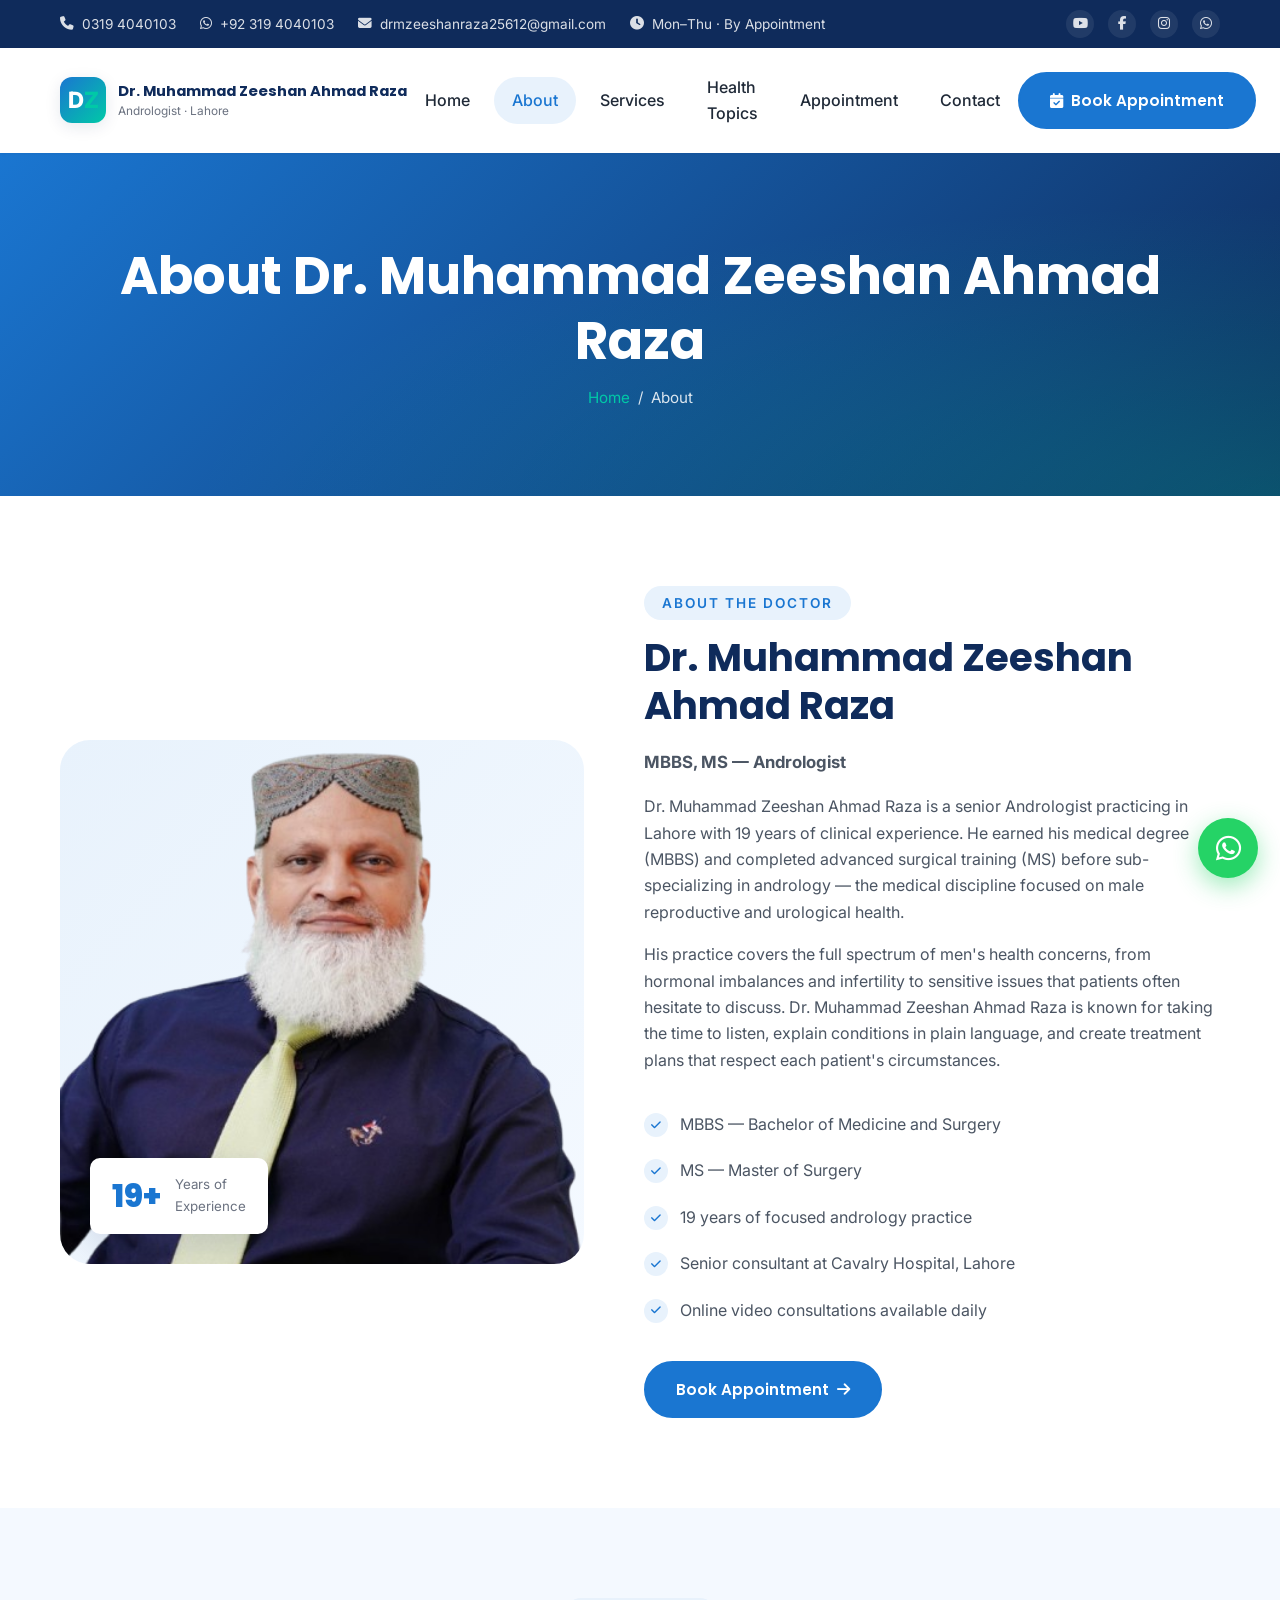
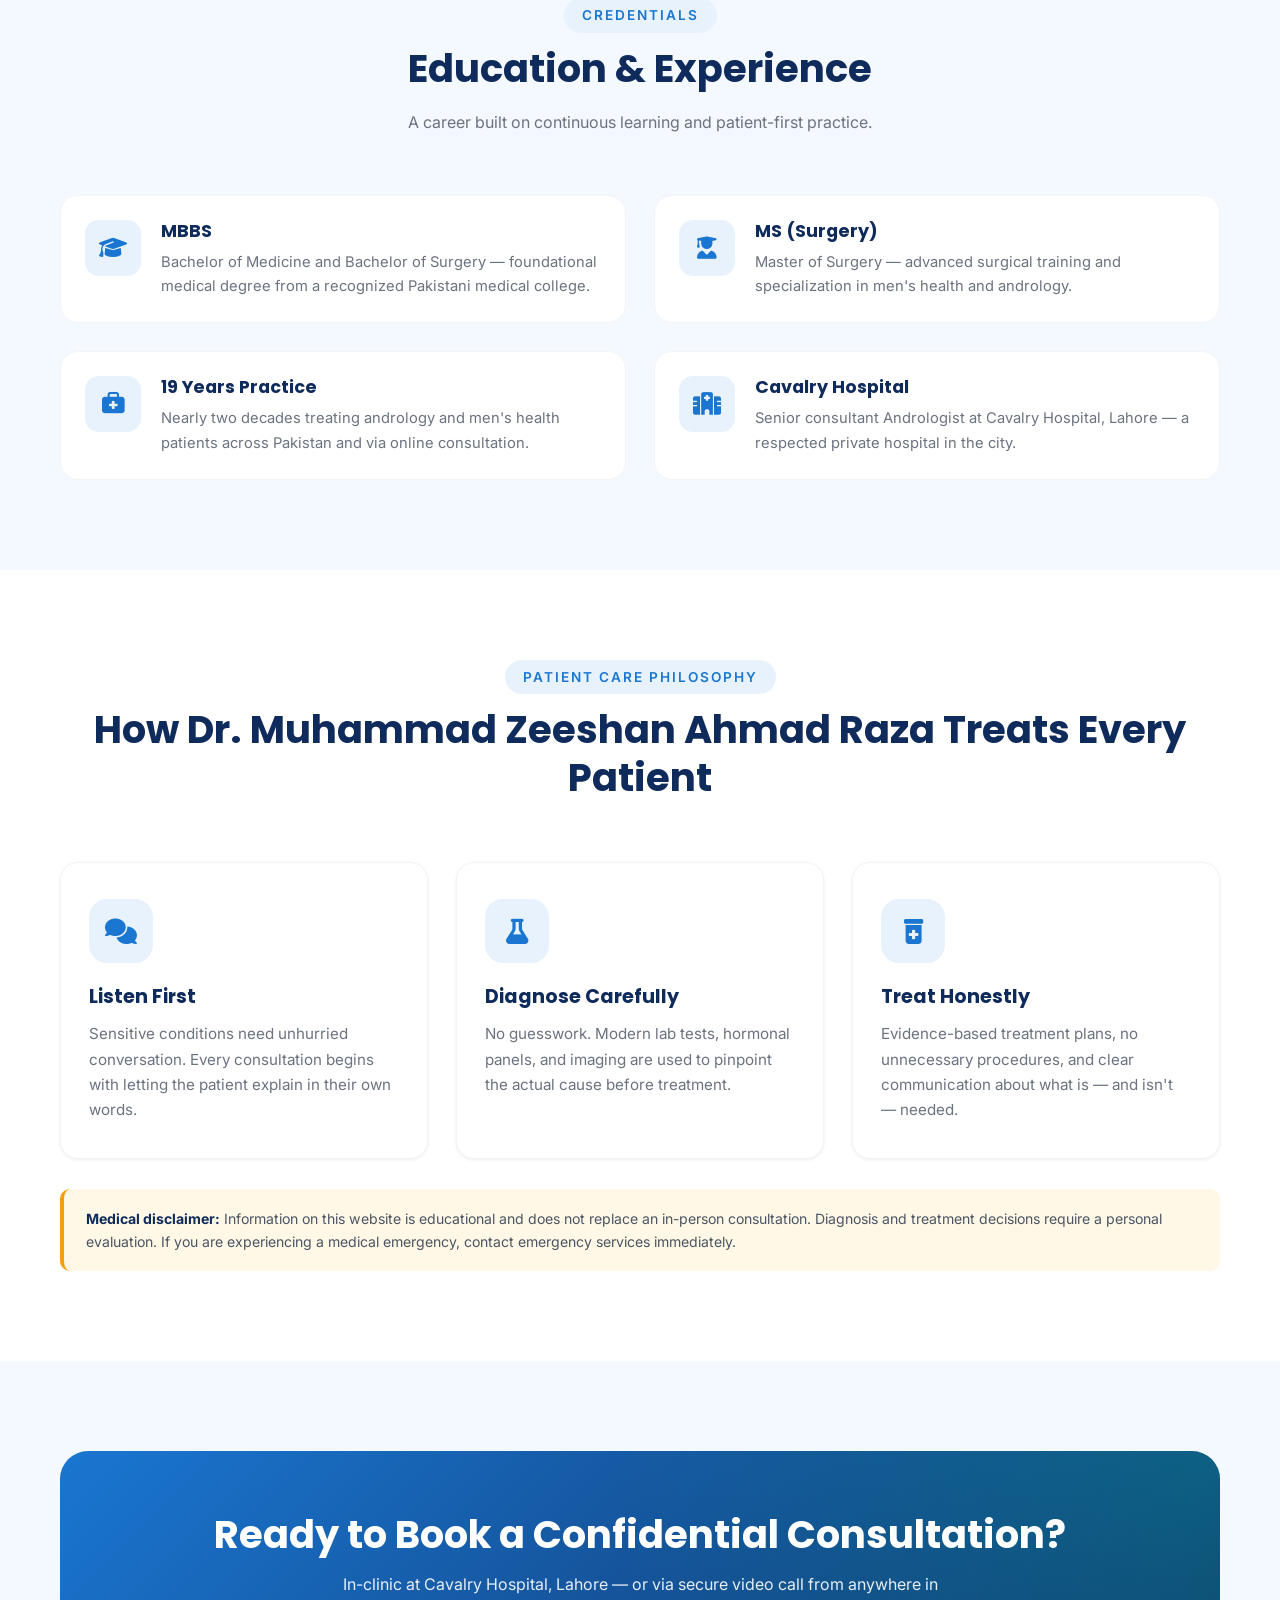
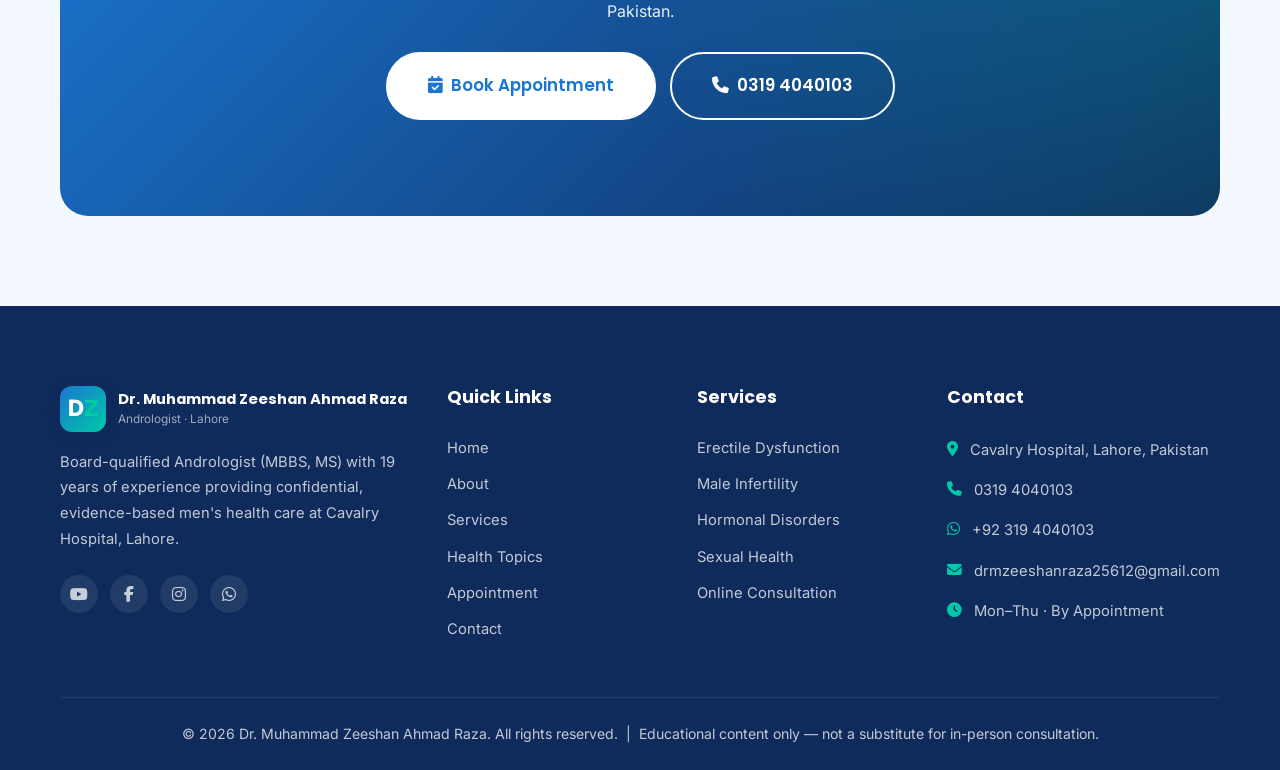
<file: about.html>
<!DOCTYPE html>
<html lang="en">
<head>
<meta charset="UTF-8" />
<meta name="viewport" content="width=device-width, initial-scale=1.0" />
<title>About Dr. Muhammad Zeeshan Ahmad Raza — Andrologist, Lahore</title>
<meta name="description" content="Profile of Dr. Muhammad Zeeshan Ahmad Raza — MBBS, MS Andrologist with 19 years of experience at Cavalry Hospital, Lahore. Education, experience, and approach." />
<link rel="preconnect" href="https://fonts.googleapis.com" />
<link rel="preconnect" href="https://fonts.gstatic.com" crossorigin />
<link href="https://fonts.googleapis.com/css2?family=Poppins:wght@500;600;700;800&family=Inter:wght@400;500;600&display=swap" rel="stylesheet" />
<link rel="stylesheet" href="https://cdnjs.cloudflare.com/ajax/libs/font-awesome/6.5.1/css/all.min.css" />
<link rel="stylesheet" href="assets/css/style.css?v=20260630n" />
</head>
<body>
<div class="loader" id="pageLoader"><div class="jimu-primary-loading"></div></div>

<div class="topbar">
  <div class="container">
    <div class="topbar-info">
      <span><i class="fa-solid fa-phone"></i> 0319 4040103</span>
      <span><i class="fa-brands fa-whatsapp"></i> <a href="https://wa.me/923194040103" target="_blank" rel="noopener" style="color:inherit;">+92 319 4040103</a></span>
      <span><i class="fa-solid fa-envelope"></i> drmzeeshanraza25612@gmail.com</span>
      <span><i class="fa-solid fa-clock"></i> Mon–Thu · By Appointment</span>
    </div>
    <div class="topbar-social">
      <a href="https://www.youtube.com/@DrMuhammadZeeshanAhmedRaza" target="_blank" rel="noopener" aria-label="YouTube"><i class="fa-brands fa-youtube"></i></a>
      <a href="https://www.facebook.com/profile.php?id=61564807743817" target="_blank" rel="noopener" aria-label="Facebook"><i class="fa-brands fa-facebook-f"></i></a>
      <a href="https://www.instagram.com/drzeeshanahmadraza/" target="_blank" rel="noopener" aria-label="Instagram"><i class="fa-brands fa-instagram"></i></a>
      <a href="https://wa.me/923194040103" target="_blank" rel="noopener" aria-label="WhatsApp"><i class="fa-brands fa-whatsapp"></i></a>
    </div>
  </div>
</div>

<header class="header">
  <div class="container">
    <a href="index.html" class="logo">
      <span class="logo-icon">D<span style="color:var(--secondary);">Z</span></span>
      <span class="logo-text"><strong>Dr. Muhammad Zeeshan Ahmad Raza</strong><small>Andrologist · Lahore</small></span>
    </a>
    <nav>
      <ul class="nav-list">
        <li><a href="index.html">Home</a></li>
        <li><a href="about.html">About</a></li>
        <li><a href="services.html">Services</a></li>
        <li><a href="health-topics.html">Health Topics</a></li>
        <li><a href="appointment.html">Appointment</a></li>
        <li><a href="contact.html">Contact</a></li>
      </ul>
    </nav>
    <div class="nav-cta">
      <a href="appointment.html" class="btn btn-primary"><i class="fa-solid fa-calendar-check"></i> Book Appointment</a>
      <button class="menu-toggle" aria-label="Toggle menu" aria-expanded="false"><i class="fa-solid fa-bars"></i></button>
    </div>
  </div>
</header>

<section class="page-banner">
  <div class="container">
    <h1>About Dr. Muhammad Zeeshan Ahmad Raza</h1>
    <p class="breadcrumb"><a href="index.html">Home</a> &nbsp;/&nbsp; About</p>
  </div>
</section>

<section class="section about-preview">
  <div class="container">
    <div class="image-side">
      <img src="assets/images/ai-backup-doctor-portrait.png?v=5" alt="Dr. Muhammad Zeeshan Ahmad Raza — Senior Andrologist" onerror="this.style.display='none'; this.nextElementSibling.style.display='inline-block';" />
      <i class="fa-solid fa-user-doctor" style="display:none; font-size: 9rem; color: var(--primary); opacity: 0.4;"></i>
      <div class="badge">
        <span class="num">19+</span>
        <small>Years of<br />Experience</small>
      </div>
    </div>
    <div>
      <span class="eyebrow" style="display:inline-block; color: var(--primary); font-weight:600; font-size:0.85rem; letter-spacing:2px; text-transform:uppercase; margin-bottom:14px; padding:6px 18px; background: var(--primary-light); border-radius:999px;">About the Doctor</span>
      <h2>Dr. Muhammad Zeeshan Ahmad Raza</h2>
      <p style="font-size:1.05rem; color: var(--gray-700);"><strong>MBBS, MS — Andrologist</strong></p>
      <p>Dr. Muhammad Zeeshan Ahmad Raza is a senior Andrologist practicing in Lahore with 19 years of clinical experience. He earned his medical degree (MBBS) and completed advanced surgical training (MS) before sub-specializing in andrology — the medical discipline focused on male reproductive and urological health.</p>
      <p>His practice covers the full spectrum of men's health concerns, from hormonal imbalances and infertility to sensitive issues that patients often hesitate to discuss. Dr. Muhammad Zeeshan Ahmad Raza is known for taking the time to listen, explain conditions in plain language, and create treatment plans that respect each patient's circumstances.</p>
      <ul class="feature-list">
        <li>MBBS — Bachelor of Medicine and Surgery</li>
        <li>MS — Master of Surgery</li>
        <li>19 years of focused andrology practice</li>
        <li>Senior consultant at Cavalry Hospital, Lahore</li>
        <li>Online video consultations available daily</li>
      </ul>
      <a href="appointment.html" class="btn btn-primary">Book Appointment <i class="fa-solid fa-arrow-right"></i></a>
    </div>
  </div>
</section>

<!-- Education & experience -->
<section class="section bg-light">
  <div class="container">
    <div class="section-head">
      <span class="eyebrow">Credentials</span>
      <h2>Education &amp; Experience</h2>
      <p>A career built on continuous learning and patient-first practice.</p>
    </div>
    <div class="grid grid-2">
      <div class="why-card">
        <span class="icon"><i class="fa-solid fa-graduation-cap"></i></span>
        <div><h3>MBBS</h3><p>Bachelor of Medicine and Bachelor of Surgery — foundational medical degree from a recognized Pakistani medical college.</p></div>
      </div>
      <div class="why-card">
        <span class="icon"><i class="fa-solid fa-user-graduate"></i></span>
        <div><h3>MS (Surgery)</h3><p>Master of Surgery — advanced surgical training and specialization in men's health and andrology.</p></div>
      </div>
      <div class="why-card">
        <span class="icon"><i class="fa-solid fa-briefcase-medical"></i></span>
        <div><h3>19 Years Practice</h3><p>Nearly two decades treating andrology and men's health patients across Pakistan and via online consultation.</p></div>
      </div>
      <div class="why-card">
        <span class="icon"><i class="fa-solid fa-hospital"></i></span>
        <div><h3>Cavalry Hospital</h3><p>Senior consultant Andrologist at Cavalry Hospital, Lahore — a respected private hospital in the city.</p></div>
      </div>
    </div>
  </div>
</section>

<!-- Approach -->
<section class="section">
  <div class="container">
    <div class="section-head">
      <span class="eyebrow">Patient Care Philosophy</span>
      <h2>How Dr. Muhammad Zeeshan Ahmad Raza Treats Every Patient</h2>
    </div>
    <div class="grid grid-3">
      <div class="service-card">
        <span class="icon"><i class="fa-solid fa-comments"></i></span>
        <h3>Listen First</h3>
        <p>Sensitive conditions need unhurried conversation. Every consultation begins with letting the patient explain in their own words.</p>
      </div>
      <div class="service-card">
        <span class="icon"><i class="fa-solid fa-flask"></i></span>
        <h3>Diagnose Carefully</h3>
        <p>No guesswork. Modern lab tests, hormonal panels, and imaging are used to pinpoint the actual cause before treatment.</p>
      </div>
      <div class="service-card">
        <span class="icon"><i class="fa-solid fa-prescription-bottle-medical"></i></span>
        <h3>Treat Honestly</h3>
        <p>Evidence-based treatment plans, no unnecessary procedures, and clear communication about what is — and isn't — needed.</p>
      </div>
    </div>
    <div class="disclaimer">
      <strong>Medical disclaimer:</strong> Information on this website is educational and does not replace an in-person consultation. Diagnosis and treatment decisions require a personal evaluation. If you are experiencing a medical emergency, contact emergency services immediately.
    </div>
  </div>
</section>

<section class="section bg-light">
  <div class="container">
    <div class="cta-banner">
      <h2>Ready to Book a Confidential Consultation?</h2>
      <p>In-clinic at Cavalry Hospital, Lahore — or via secure video call from anywhere in Pakistan.</p>
      <div class="hero-actions" style="justify-content: center;">
        <a href="appointment.html" class="btn btn-white btn-lg"><i class="fa-solid fa-calendar-check"></i> Book Appointment</a>
        <a href="tel:03194040103" class="btn btn-outline btn-lg" style="color:var(--white); border-color:var(--white);"><i class="fa-solid fa-phone"></i> 0319 4040103</a>
      </div>
    </div>
  </div>
</section>

<footer class="footer">
  <div class="container">
    <div class="footer-grid">
      <div class="footer-about">
        <a href="index.html" class="logo">
          <span class="logo-icon">D<span style="color:var(--secondary);">Z</span></span>
          <span class="logo-text"><strong>Dr. Muhammad Zeeshan Ahmad Raza</strong><small>Andrologist · Lahore</small></span>
        </a>
        <p>Board-qualified Andrologist (MBBS, MS) with 19 years of experience providing confidential, evidence-based men's health care at Cavalry Hospital, Lahore.</p>
        <div class="footer-social">
          <a href="https://www.youtube.com/@DrMuhammadZeeshanAhmedRaza" target="_blank" rel="noopener" aria-label="YouTube"><i class="fa-brands fa-youtube"></i></a>
          <a href="https://www.facebook.com/profile.php?id=61564807743817" target="_blank" rel="noopener" aria-label="Facebook"><i class="fa-brands fa-facebook-f"></i></a>
          <a href="https://www.instagram.com/drzeeshanahmadraza/" target="_blank" rel="noopener" aria-label="Instagram"><i class="fa-brands fa-instagram"></i></a>
          <a href="https://wa.me/923194040103" target="_blank" rel="noopener" aria-label="WhatsApp"><i class="fa-brands fa-whatsapp"></i></a>
        </div>
      </div>
      <div>
        <h4>Quick Links</h4>
        <ul class="footer-links">
          <li><a href="index.html">Home</a></li>
          <li><a href="about.html">About</a></li>
          <li><a href="services.html">Services</a></li>
          <li><a href="health-topics.html">Health Topics</a></li>
          <li><a href="appointment.html">Appointment</a></li>
          <li><a href="contact.html">Contact</a></li>
        </ul>
      </div>
      <div>
        <h4>Services</h4>
        <ul class="footer-links">
          <li><a href="services.html">Erectile Dysfunction</a></li>
          <li><a href="services.html">Male Infertility</a></li>
          <li><a href="services.html">Hormonal Disorders</a></li>
          <li><a href="services.html">Sexual Health</a></li>
          <li><a href="services.html">Online Consultation</a></li>
        </ul>
      </div>
      <div>
        <h4>Contact</h4>
        <ul class="footer-links footer-contact">
          <li><i class="fa-solid fa-location-dot"></i> Cavalry Hospital, Lahore, Pakistan</li>
          <li><i class="fa-solid fa-phone"></i> <a href="tel:03194040103">0319 4040103</a></li>
          <li><i class="fa-brands fa-whatsapp"></i> <a href="https://wa.me/923194040103" target="_blank" rel="noopener">+92 319 4040103</a></li>
          <li><i class="fa-solid fa-envelope"></i> <a href="mailto:drmzeeshanraza25612@gmail.com">drmzeeshanraza25612@gmail.com</a></li>
          <li><i class="fa-solid fa-clock"></i> Mon–Thu · By Appointment</li>
        </ul>
      </div>
    </div>
    <div class="footer-bottom">
      &copy; <span id="footer-year"></span> Dr. Muhammad Zeeshan Ahmad Raza. All rights reserved. &nbsp;|&nbsp;
      Educational content only — not a substitute for in-person consultation.
    </div>
  </div>
</footer>

<script src="assets/js/main.js?v=20260630n"></script>
</body>
</html>
</file>
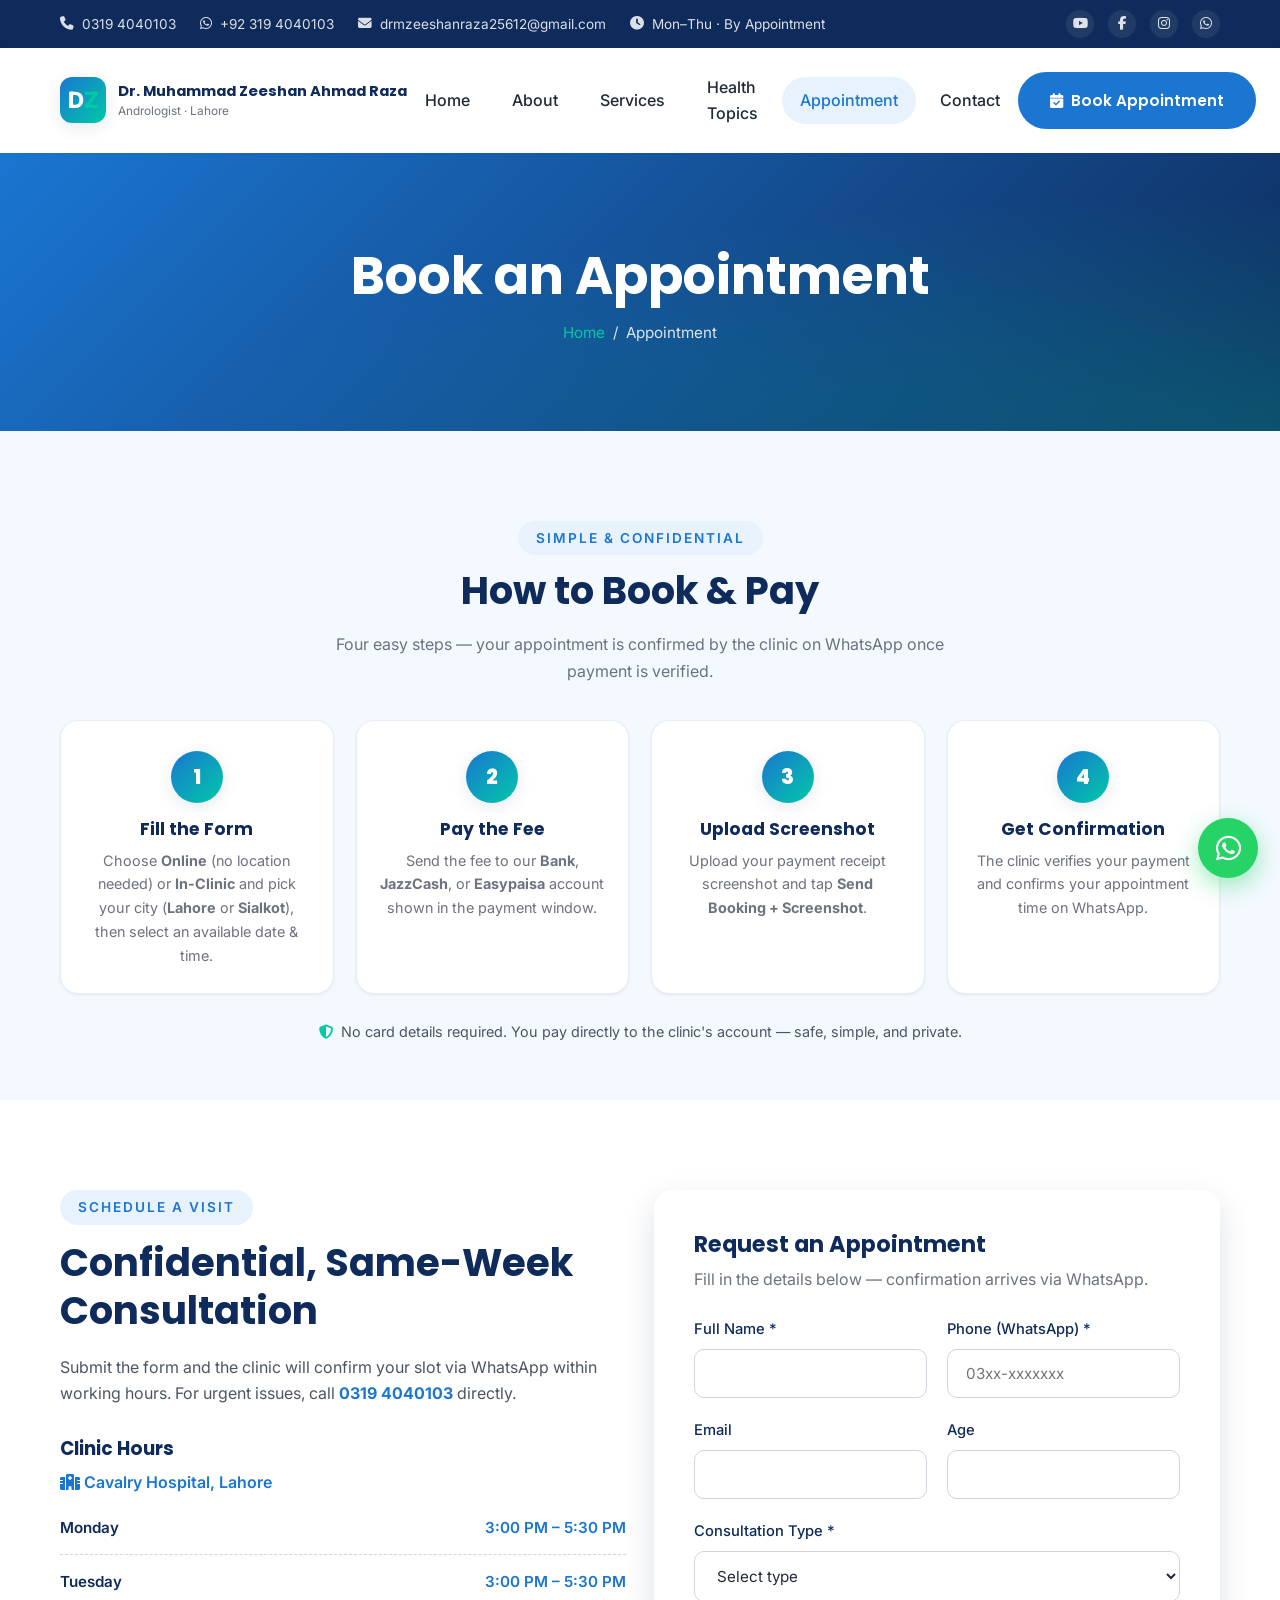
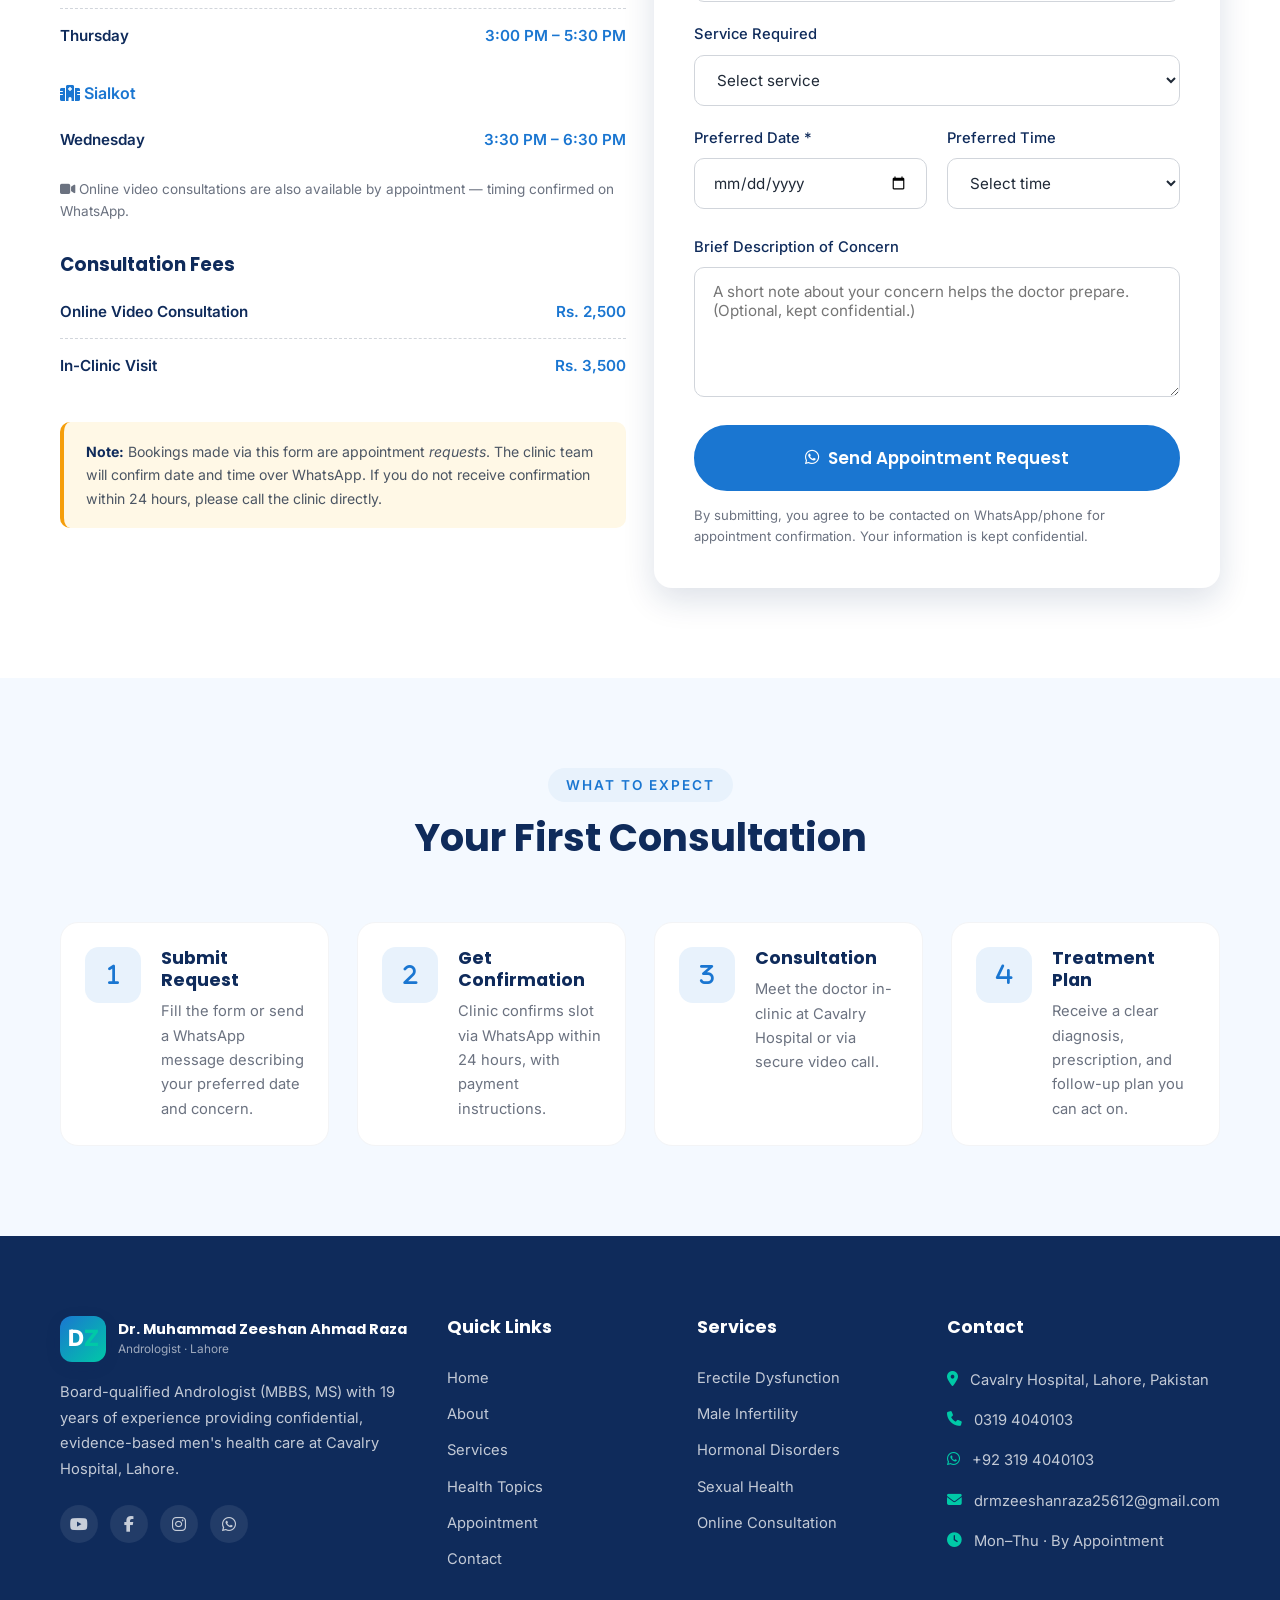
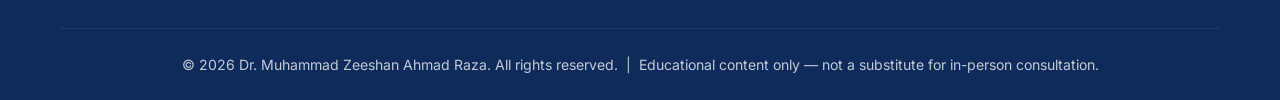
<file: appointment.html>
<!DOCTYPE html>
<html lang="en">
<head>
<meta charset="UTF-8" />
<meta name="viewport" content="width=device-width, initial-scale=1.0" />
<title>Book Appointment — Dr. Muhammad Zeeshan Ahmad Raza, Andrologist Lahore</title>
<meta name="description" content="Book an appointment with Dr. Zeeshan Raza — Andrologist at Cavalry Hospital, Lahore. Online video consultation Rs. 2,500, in-clinic Rs. 3,500." />
<link rel="preconnect" href="https://fonts.googleapis.com" />
<link rel="preconnect" href="https://fonts.gstatic.com" crossorigin />
<link href="https://fonts.googleapis.com/css2?family=Poppins:wght@500;600;700;800&family=Inter:wght@400;500;600&display=swap" rel="stylesheet" />
<link rel="stylesheet" href="https://cdnjs.cloudflare.com/ajax/libs/font-awesome/6.5.1/css/all.min.css" />
<link rel="stylesheet" href="assets/css/style.css?v=20260630n" />
</head>
<body>
<div class="loader" id="pageLoader"><div class="jimu-primary-loading"></div></div>

<div class="topbar">
  <div class="container">
    <div class="topbar-info">
      <span><i class="fa-solid fa-phone"></i> 0319 4040103</span>
      <span><i class="fa-brands fa-whatsapp"></i> <a href="https://wa.me/923194040103" target="_blank" rel="noopener" style="color:inherit;">+92 319 4040103</a></span>
      <span><i class="fa-solid fa-envelope"></i> drmzeeshanraza25612@gmail.com</span>
      <span><i class="fa-solid fa-clock"></i> Mon–Thu · By Appointment</span>
    </div>
    <div class="topbar-social">
      <a href="https://www.youtube.com/@DrMuhammadZeeshanAhmedRaza" target="_blank" rel="noopener" aria-label="YouTube"><i class="fa-brands fa-youtube"></i></a>
      <a href="https://www.facebook.com/profile.php?id=61564807743817" target="_blank" rel="noopener" aria-label="Facebook"><i class="fa-brands fa-facebook-f"></i></a>
      <a href="https://www.instagram.com/drzeeshanahmadraza/" target="_blank" rel="noopener" aria-label="Instagram"><i class="fa-brands fa-instagram"></i></a>
      <a href="https://wa.me/923194040103" target="_blank" rel="noopener" aria-label="WhatsApp"><i class="fa-brands fa-whatsapp"></i></a>
    </div>
  </div>
</div>

<header class="header">
  <div class="container">
    <a href="index.html" class="logo">
      <span class="logo-icon">D<span style="color:var(--secondary);">Z</span></span>
      <span class="logo-text"><strong>Dr. Muhammad Zeeshan Ahmad Raza</strong><small>Andrologist · Lahore</small></span>
    </a>
    <nav>
      <ul class="nav-list">
        <li><a href="index.html">Home</a></li>
        <li><a href="about.html">About</a></li>
        <li><a href="services.html">Services</a></li>
        <li><a href="health-topics.html">Health Topics</a></li>
        <li><a href="appointment.html">Appointment</a></li>
        <li><a href="contact.html">Contact</a></li>
      </ul>
    </nav>
    <div class="nav-cta">
      <a href="appointment.html" class="btn btn-primary"><i class="fa-solid fa-calendar-check"></i> Book Appointment</a>
      <button class="menu-toggle" aria-label="Toggle menu" aria-expanded="false"><i class="fa-solid fa-bars"></i></button>
    </div>
  </div>
</header>

<section class="page-banner">
  <div class="container">
    <h1>Book an Appointment</h1>
    <p class="breadcrumb"><a href="index.html">Home</a> &nbsp;/&nbsp; Appointment</p>
  </div>
</section>

<!-- How to Book & Pay — guidelines -->
<section class="section bg-light" style="padding-bottom:40px;">
  <div class="container">
    <div class="section-head" style="margin-bottom:36px;">
      <span class="eyebrow">Simple &amp; Confidential</span>
      <h2>How to Book &amp; Pay</h2>
      <p>Four easy steps — your appointment is confirmed by the clinic on WhatsApp once payment is verified.</p>
    </div>
    <div class="steps-row">
      <div class="step-item">
        <span class="step-circle">1</span>
        <h3>Fill the Form</h3>
        <p>Choose <b>Online</b> (no location needed) or <b>In-Clinic</b> and pick your city (<b>Lahore</b> or <b>Sialkot</b>), then select an available date &amp; time.</p>
      </div>
      <div class="step-item">
        <span class="step-circle">2</span>
        <h3>Pay the Fee</h3>
        <p>Send the fee to our <b>Bank</b>, <b>JazzCash</b>, or <b>Easypaisa</b> account shown in the payment window.</p>
      </div>
      <div class="step-item">
        <span class="step-circle">3</span>
        <h3>Upload Screenshot</h3>
        <p>Upload your payment receipt screenshot and tap <b>Send Booking + Screenshot</b>.</p>
      </div>
      <div class="step-item">
        <span class="step-circle">4</span>
        <h3>Get Confirmation</h3>
        <p>The clinic verifies your payment and confirms your appointment time on WhatsApp.</p>
      </div>
    </div>
    <p class="steps-note"><i class="fa-solid fa-shield-halved"></i> No card details required. You pay directly to the clinic's account — safe, simple, and private.</p>
  </div>
</section>

<section class="section">
  <div class="container">
    <div class="grid grid-2">
      <div>
        <span class="eyebrow" style="display:inline-block; color: var(--primary); font-weight:600; font-size:0.85rem; letter-spacing:2px; text-transform:uppercase; margin-bottom:14px; padding:6px 18px; background: var(--primary-light); border-radius:999px;">Schedule a Visit</span>
        <h2>Confidential, Same-Week Consultation</h2>
        <p>Submit the form and the clinic will confirm your slot via WhatsApp within working hours. For urgent issues, call <a href="tel:03194040103"><strong>0319 4040103</strong></a> directly.</p>

        <h4 style="margin-top:30px;">Clinic Hours</h4>
        <p style="font-weight:600; color:var(--primary); margin:0 0 6px;"><i class="fa-solid fa-hospital"></i> Cavalry Hospital, Lahore</p>
        <ul class="schedule-list">
          <li><span class="day">Monday</span><span class="time">3:00 PM – 5:30 PM</span></li>
          <li><span class="day">Tuesday</span><span class="time">3:00 PM – 5:30 PM</span></li>
          <li><span class="day">Thursday</span><span class="time">3:00 PM – 5:30 PM</span></li>
        </ul>
        <p style="font-weight:600; color:var(--primary); margin:18px 0 6px;"><i class="fa-solid fa-hospital"></i> Sialkot</p>
        <ul class="schedule-list">
          <li><span class="day">Wednesday</span><span class="time">3:30 PM – 6:30 PM</span></li>
        </ul>
        <p style="font-size:0.85rem; color:var(--gray-500); margin-top:12px;"><i class="fa-solid fa-video"></i> Online video consultations are also available by appointment — timing confirmed on WhatsApp.</p>

        <h4 style="margin-top:30px;">Consultation Fees</h4>
        <ul class="schedule-list">
          <li><span class="day">Online Video Consultation</span><span class="time">Rs. 2,500</span></li>
          <li><span class="day">In-Clinic Visit</span><span class="time">Rs. 3,500</span></li>
        </ul>

        <div class="disclaimer">
          <strong>Note:</strong> Bookings made via this form are appointment <em>requests</em>. The clinic team will confirm date and time over WhatsApp. If you do not receive confirmation within 24 hours, please call the clinic directly.
        </div>
      </div>

      <form class="appointment-form" data-appointment>
        <h3 style="margin-bottom:8px;">Request an Appointment</h3>
        <p style="color: var(--gray-500); margin-bottom: 24px;">Fill in the details below — confirmation arrives via WhatsApp.</p>
        <div class="form-row">
          <div class="form-group">
            <label class="form-label">Full Name *</label>
            <input class="form-control" type="text" name="name" required />
          </div>
          <div class="form-group">
            <label class="form-label">Phone (WhatsApp) *</label>
            <input class="form-control" type="tel" name="phone" required placeholder="03xx-xxxxxxx" />
          </div>
        </div>
        <div class="form-row">
          <div class="form-group">
            <label class="form-label">Email</label>
            <input class="form-control" type="email" name="email" />
          </div>
          <div class="form-group">
            <label class="form-label">Age</label>
            <input class="form-control" type="number" name="age" min="14" max="100" />
          </div>
        </div>
        <div class="form-group">
          <label class="form-label">Consultation Type *</label>
          <select class="form-select" name="consultation_type" id="consultationType" required>
            <option value="">Select type</option>
            <option value="online">Online Video Consultation (Rs. 2,500)</option>
            <option value="inclinic">In-Clinic Visit (Rs. 3,500)</option>
          </select>
        </div>
        <div class="form-group" id="locationGroup" hidden>
          <label class="form-label">Clinic Location *</label>
          <select class="form-select" name="location" id="locationSelect">
            <option value="cavalry">Cavalry Hospital, Lahore</option>
            <option value="sialkot">Sialkot</option>
          </select>
        </div>
        <p class="avail-hint" id="availHint" hidden></p>
        <div class="form-group">
          <label class="form-label">Service Required</label>
          <select class="form-select" name="service">
            <option value="">Select service</option>
            <option>General Andrology Consultation</option>
            <option>Erectile Dysfunction</option>
            <option>Male Infertility</option>
            <option>Hormonal Disorders / Low Testosterone</option>
            <option>Premature Ejaculation</option>
            <option>Prostate Concerns</option>
            <option>Urological Issues</option>
            <option>Other / Not Sure</option>
          </select>
        </div>
        <div class="form-row">
          <div class="form-group">
            <label class="form-label">Preferred Date *</label>
            <input class="form-control" type="date" name="date" id="prefDate" required />
            <small class="date-hint" id="dateHint" hidden></small>
          </div>
          <div class="form-group">
            <label class="form-label">Preferred Time</label>
            <select class="form-select" name="time" id="prefTime">
              <option value="">Select time</option>
            </select>
          </div>
        </div>
        <div class="form-group">
          <label class="form-label">Brief Description of Concern</label>
          <textarea class="form-control" name="notes" placeholder="A short note about your concern helps the doctor prepare. (Optional, kept confidential.)"></textarea>
        </div>
        <button type="submit" class="btn btn-primary btn-lg" style="width:100%;"><i class="fa-brands fa-whatsapp"></i> Send Appointment Request</button>
        <div class="form-status" style="margin-top:14px; font-size:0.92rem;"></div>
        <p style="font-size:0.82rem; color: var(--gray-500); margin-top:14px; margin-bottom:0;">By submitting, you agree to be contacted on WhatsApp/phone for appointment confirmation. Your information is kept confidential.</p>
      </form>
    </div>
  </div>
</section>

<section class="section bg-light">
  <div class="container">
    <div class="section-head">
      <span class="eyebrow">What to Expect</span>
      <h2>Your First Consultation</h2>
    </div>
    <div class="grid grid-4">
      <div class="why-card">
        <span class="icon"><i class="fa-solid fa-1"></i></span>
        <div><h3>Submit Request</h3><p>Fill the form or send a WhatsApp message describing your preferred date and concern.</p></div>
      </div>
      <div class="why-card">
        <span class="icon"><i class="fa-solid fa-2"></i></span>
        <div><h3>Get Confirmation</h3><p>Clinic confirms slot via WhatsApp within 24 hours, with payment instructions.</p></div>
      </div>
      <div class="why-card">
        <span class="icon"><i class="fa-solid fa-3"></i></span>
        <div><h3>Consultation</h3><p>Meet the doctor in-clinic at Cavalry Hospital or via secure video call.</p></div>
      </div>
      <div class="why-card">
        <span class="icon"><i class="fa-solid fa-4"></i></span>
        <div><h3>Treatment Plan</h3><p>Receive a clear diagnosis, prescription, and follow-up plan you can act on.</p></div>
      </div>
    </div>
  </div>
</section>

<footer class="footer">
  <div class="container">
    <div class="footer-grid">
      <div class="footer-about">
        <a href="index.html" class="logo">
          <span class="logo-icon">D<span style="color:var(--secondary);">Z</span></span>
          <span class="logo-text"><strong>Dr. Muhammad Zeeshan Ahmad Raza</strong><small>Andrologist · Lahore</small></span>
        </a>
        <p>Board-qualified Andrologist (MBBS, MS) with 19 years of experience providing confidential, evidence-based men's health care at Cavalry Hospital, Lahore.</p>
        <div class="footer-social">
          <a href="https://www.youtube.com/@DrMuhammadZeeshanAhmedRaza" target="_blank" rel="noopener" aria-label="YouTube"><i class="fa-brands fa-youtube"></i></a>
          <a href="https://www.facebook.com/profile.php?id=61564807743817" target="_blank" rel="noopener" aria-label="Facebook"><i class="fa-brands fa-facebook-f"></i></a>
          <a href="https://www.instagram.com/drzeeshanahmadraza/" target="_blank" rel="noopener" aria-label="Instagram"><i class="fa-brands fa-instagram"></i></a>
          <a href="https://wa.me/923194040103" target="_blank" rel="noopener" aria-label="WhatsApp"><i class="fa-brands fa-whatsapp"></i></a>
        </div>
      </div>
      <div>
        <h4>Quick Links</h4>
        <ul class="footer-links">
          <li><a href="index.html">Home</a></li>
          <li><a href="about.html">About</a></li>
          <li><a href="services.html">Services</a></li>
          <li><a href="health-topics.html">Health Topics</a></li>
          <li><a href="appointment.html">Appointment</a></li>
          <li><a href="contact.html">Contact</a></li>
        </ul>
      </div>
      <div>
        <h4>Services</h4>
        <ul class="footer-links">
          <li><a href="services.html">Erectile Dysfunction</a></li>
          <li><a href="services.html">Male Infertility</a></li>
          <li><a href="services.html">Hormonal Disorders</a></li>
          <li><a href="services.html">Sexual Health</a></li>
          <li><a href="services.html">Online Consultation</a></li>
        </ul>
      </div>
      <div>
        <h4>Contact</h4>
        <ul class="footer-links footer-contact">
          <li><i class="fa-solid fa-location-dot"></i> Cavalry Hospital, Lahore, Pakistan</li>
          <li><i class="fa-solid fa-phone"></i> <a href="tel:03194040103">0319 4040103</a></li>
          <li><i class="fa-brands fa-whatsapp"></i> <a href="https://wa.me/923194040103" target="_blank" rel="noopener">+92 319 4040103</a></li>
          <li><i class="fa-solid fa-envelope"></i> <a href="mailto:drmzeeshanraza25612@gmail.com">drmzeeshanraza25612@gmail.com</a></li>
          <li><i class="fa-solid fa-clock"></i> Mon–Thu · By Appointment</li>
        </ul>
      </div>
    </div>
    <div class="footer-bottom">
      &copy; <span id="footer-year"></span> Dr. Muhammad Zeeshan Ahmad Raza. All rights reserved. &nbsp;|&nbsp;
      Educational content only — not a substitute for in-person consultation.
    </div>
  </div>
</footer>

<script src="assets/js/main.js?v=20260630n"></script>
</body>
</html>
</file>
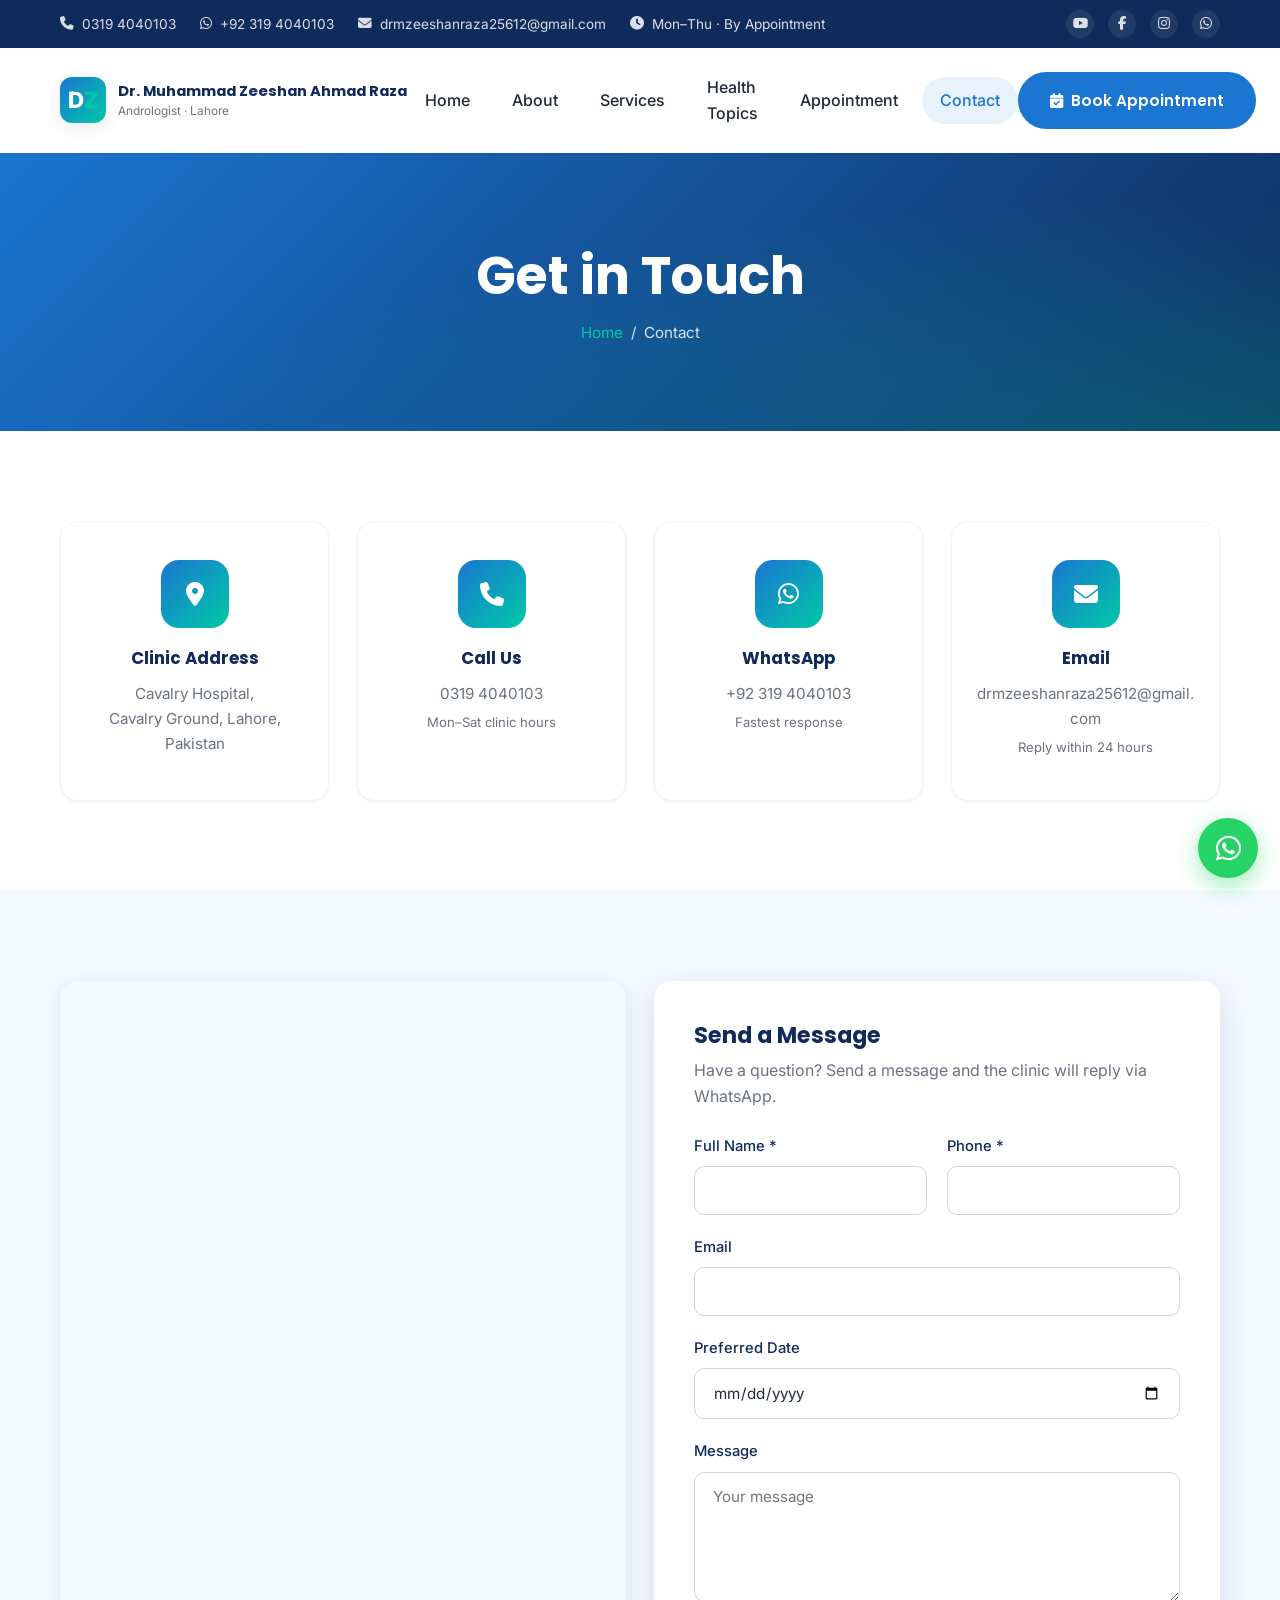
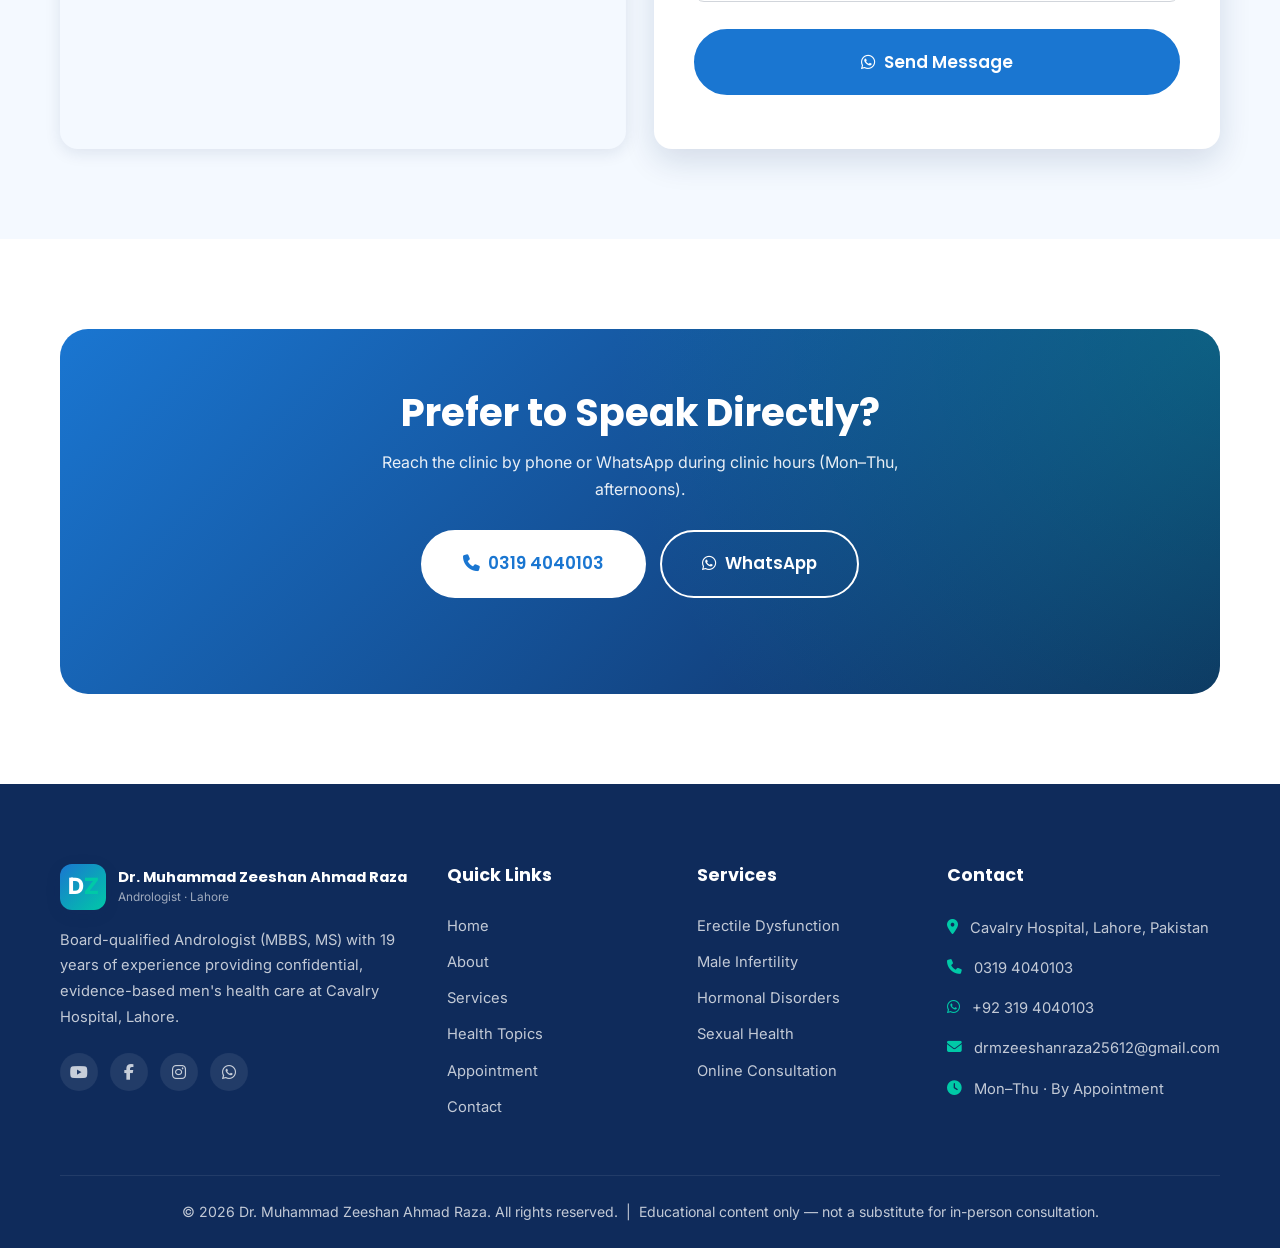
<file: contact.html>
<!DOCTYPE html>
<html lang="en">
<head>
<meta charset="UTF-8" />
<meta name="viewport" content="width=device-width, initial-scale=1.0" />
<title>Contact — Dr. Muhammad Zeeshan Ahmad Raza, Cavalry Hospital Lahore</title>
<meta name="description" content="Contact Dr. Zeeshan Raza at Cavalry Hospital, Lahore. Phone, email, WhatsApp, and location details for appointment booking and queries." />
<link rel="preconnect" href="https://fonts.googleapis.com" />
<link rel="preconnect" href="https://fonts.gstatic.com" crossorigin />
<link href="https://fonts.googleapis.com/css2?family=Poppins:wght@500;600;700;800&family=Inter:wght@400;500;600&display=swap" rel="stylesheet" />
<link rel="stylesheet" href="https://cdnjs.cloudflare.com/ajax/libs/font-awesome/6.5.1/css/all.min.css" />
<link rel="stylesheet" href="assets/css/style.css?v=20260630n" />
</head>
<body>
<div class="loader" id="pageLoader"><div class="jimu-primary-loading"></div></div>

<div class="topbar">
  <div class="container">
    <div class="topbar-info">
      <span><i class="fa-solid fa-phone"></i> 0319 4040103</span>
      <span><i class="fa-brands fa-whatsapp"></i> <a href="https://wa.me/923194040103" target="_blank" rel="noopener" style="color:inherit;">+92 319 4040103</a></span>
      <span><i class="fa-solid fa-envelope"></i> drmzeeshanraza25612@gmail.com</span>
      <span><i class="fa-solid fa-clock"></i> Mon–Thu · By Appointment</span>
    </div>
    <div class="topbar-social">
      <a href="https://www.youtube.com/@DrMuhammadZeeshanAhmedRaza" target="_blank" rel="noopener" aria-label="YouTube"><i class="fa-brands fa-youtube"></i></a>
      <a href="https://www.facebook.com/profile.php?id=61564807743817" target="_blank" rel="noopener" aria-label="Facebook"><i class="fa-brands fa-facebook-f"></i></a>
      <a href="https://www.instagram.com/drzeeshanahmadraza/" target="_blank" rel="noopener" aria-label="Instagram"><i class="fa-brands fa-instagram"></i></a>
      <a href="https://wa.me/923194040103" target="_blank" rel="noopener" aria-label="WhatsApp"><i class="fa-brands fa-whatsapp"></i></a>
    </div>
  </div>
</div>

<header class="header">
  <div class="container">
    <a href="index.html" class="logo">
      <span class="logo-icon">D<span style="color:var(--secondary);">Z</span></span>
      <span class="logo-text"><strong>Dr. Muhammad Zeeshan Ahmad Raza</strong><small>Andrologist · Lahore</small></span>
    </a>
    <nav>
      <ul class="nav-list">
        <li><a href="index.html">Home</a></li>
        <li><a href="about.html">About</a></li>
        <li><a href="services.html">Services</a></li>
        <li><a href="health-topics.html">Health Topics</a></li>
        <li><a href="appointment.html">Appointment</a></li>
        <li><a href="contact.html">Contact</a></li>
      </ul>
    </nav>
    <div class="nav-cta">
      <a href="appointment.html" class="btn btn-primary"><i class="fa-solid fa-calendar-check"></i> Book Appointment</a>
      <button class="menu-toggle" aria-label="Toggle menu" aria-expanded="false"><i class="fa-solid fa-bars"></i></button>
    </div>
  </div>
</header>

<section class="page-banner">
  <div class="container">
    <h1>Get in Touch</h1>
    <p class="breadcrumb"><a href="index.html">Home</a> &nbsp;/&nbsp; Contact</p>
  </div>
</section>

<section class="section">
  <div class="container">
    <div class="grid grid-4">
      <div class="contact-info-card">
        <span class="icon"><i class="fa-solid fa-location-dot"></i></span>
        <div>
          <h4>Clinic Address</h4>
          <div class="info-body"><p>Cavalry Hospital,<br />Cavalry Ground, Lahore,<br />Pakistan</p></div>
        </div>
      </div>
      <div class="contact-info-card">
        <span class="icon"><i class="fa-solid fa-phone"></i></span>
        <div>
          <h4>Call Us</h4>
          <div class="info-body"><p><a href="tel:03194040103">0319 4040103</a></p><small>Mon–Sat clinic hours</small></div>
        </div>
      </div>
      <div class="contact-info-card">
        <span class="icon"><i class="fa-brands fa-whatsapp"></i></span>
        <div>
          <h4>WhatsApp</h4>
          <div class="info-body"><p><a href="https://wa.me/923194040103" target="_blank" rel="noopener">+92 319 4040103</a></p><small>Fastest response</small></div>
        </div>
      </div>
      <div class="contact-info-card">
        <span class="icon"><i class="fa-solid fa-envelope"></i></span>
        <div>
          <h4>Email</h4>
          <div class="info-body"><p><a href="mailto:drmzeeshanraza25612@gmail.com">drmzeeshanraza25612@gmail.com</a></p><small>Reply within 24 hours</small></div>
        </div>
      </div>
    </div>
  </div>
</section>

<section class="section bg-light">
  <div class="container">
    <div class="grid grid-2">
      <div class="map-wrap">
        <iframe
          src="https://www.google.com/maps?q=Cavalry+Hospital+Lahore&output=embed"
          loading="lazy"
          referrerpolicy="no-referrer-when-downgrade"
          title="Cavalry Hospital, Lahore">
        </iframe>
      </div>
      <form class="appointment-form" data-appointment>
        <h3 style="margin-bottom:8px;">Send a Message</h3>
        <p style="color: var(--gray-500); margin-bottom: 24px;">Have a question? Send a message and the clinic will reply via WhatsApp.</p>
        <div class="form-row">
          <div class="form-group">
            <label class="form-label">Full Name *</label>
            <input class="form-control" type="text" name="name" required />
          </div>
          <div class="form-group">
            <label class="form-label">Phone *</label>
            <input class="form-control" type="tel" name="phone" required />
          </div>
        </div>
        <div class="form-group">
          <label class="form-label">Email</label>
          <input class="form-control" type="email" name="email" />
        </div>
        <div class="form-group">
          <label class="form-label">Preferred Date</label>
          <input class="form-control" type="date" name="date" required />
        </div>
        <div class="form-group">
          <label class="form-label">Message</label>
          <textarea class="form-control" name="notes" placeholder="Your message"></textarea>
        </div>
        <button type="submit" class="btn btn-primary btn-lg" style="width:100%;"><i class="fa-brands fa-whatsapp"></i> Send Message</button>
        <div class="form-status" style="margin-top:14px; font-size:0.92rem;"></div>
      </form>
    </div>
  </div>
</section>

<section class="section">
  <div class="container">
    <div class="cta-banner">
      <h2>Prefer to Speak Directly?</h2>
      <p>Reach the clinic by phone or WhatsApp during clinic hours (Mon–Thu, afternoons).</p>
      <div class="hero-actions" style="justify-content: center;">
        <a href="tel:03194040103" class="btn btn-white btn-lg"><i class="fa-solid fa-phone"></i> 0319 4040103</a>
        <a href="https://wa.me/923194040103" target="_blank" rel="noopener" class="btn btn-outline btn-lg" style="color:var(--white); border-color:var(--white);"><i class="fa-brands fa-whatsapp"></i> WhatsApp</a>
      </div>
    </div>
  </div>
</section>

<footer class="footer">
  <div class="container">
    <div class="footer-grid">
      <div class="footer-about">
        <a href="index.html" class="logo">
          <span class="logo-icon">D<span style="color:var(--secondary);">Z</span></span>
          <span class="logo-text"><strong>Dr. Muhammad Zeeshan Ahmad Raza</strong><small>Andrologist · Lahore</small></span>
        </a>
        <p>Board-qualified Andrologist (MBBS, MS) with 19 years of experience providing confidential, evidence-based men's health care at Cavalry Hospital, Lahore.</p>
        <div class="footer-social">
          <a href="https://www.youtube.com/@DrMuhammadZeeshanAhmedRaza" target="_blank" rel="noopener" aria-label="YouTube"><i class="fa-brands fa-youtube"></i></a>
          <a href="https://www.facebook.com/profile.php?id=61564807743817" target="_blank" rel="noopener" aria-label="Facebook"><i class="fa-brands fa-facebook-f"></i></a>
          <a href="https://www.instagram.com/drzeeshanahmadraza/" target="_blank" rel="noopener" aria-label="Instagram"><i class="fa-brands fa-instagram"></i></a>
          <a href="https://wa.me/923194040103" target="_blank" rel="noopener" aria-label="WhatsApp"><i class="fa-brands fa-whatsapp"></i></a>
        </div>
      </div>
      <div>
        <h4>Quick Links</h4>
        <ul class="footer-links">
          <li><a href="index.html">Home</a></li>
          <li><a href="about.html">About</a></li>
          <li><a href="services.html">Services</a></li>
          <li><a href="health-topics.html">Health Topics</a></li>
          <li><a href="appointment.html">Appointment</a></li>
          <li><a href="contact.html">Contact</a></li>
        </ul>
      </div>
      <div>
        <h4>Services</h4>
        <ul class="footer-links">
          <li><a href="services.html">Erectile Dysfunction</a></li>
          <li><a href="services.html">Male Infertility</a></li>
          <li><a href="services.html">Hormonal Disorders</a></li>
          <li><a href="services.html">Sexual Health</a></li>
          <li><a href="services.html">Online Consultation</a></li>
        </ul>
      </div>
      <div>
        <h4>Contact</h4>
        <ul class="footer-links footer-contact">
          <li><i class="fa-solid fa-location-dot"></i> Cavalry Hospital, Lahore, Pakistan</li>
          <li><i class="fa-solid fa-phone"></i> <a href="tel:03194040103">0319 4040103</a></li>
          <li><i class="fa-brands fa-whatsapp"></i> <a href="https://wa.me/923194040103" target="_blank" rel="noopener">+92 319 4040103</a></li>
          <li><i class="fa-solid fa-envelope"></i> <a href="mailto:drmzeeshanraza25612@gmail.com">drmzeeshanraza25612@gmail.com</a></li>
          <li><i class="fa-solid fa-clock"></i> Mon–Thu · By Appointment</li>
        </ul>
      </div>
    </div>
    <div class="footer-bottom">
      &copy; <span id="footer-year"></span> Dr. Muhammad Zeeshan Ahmad Raza. All rights reserved. &nbsp;|&nbsp;
      Educational content only — not a substitute for in-person consultation.
    </div>
  </div>
</footer>

<script src="assets/js/main.js?v=20260630n"></script>
</body>
</html>
</file>
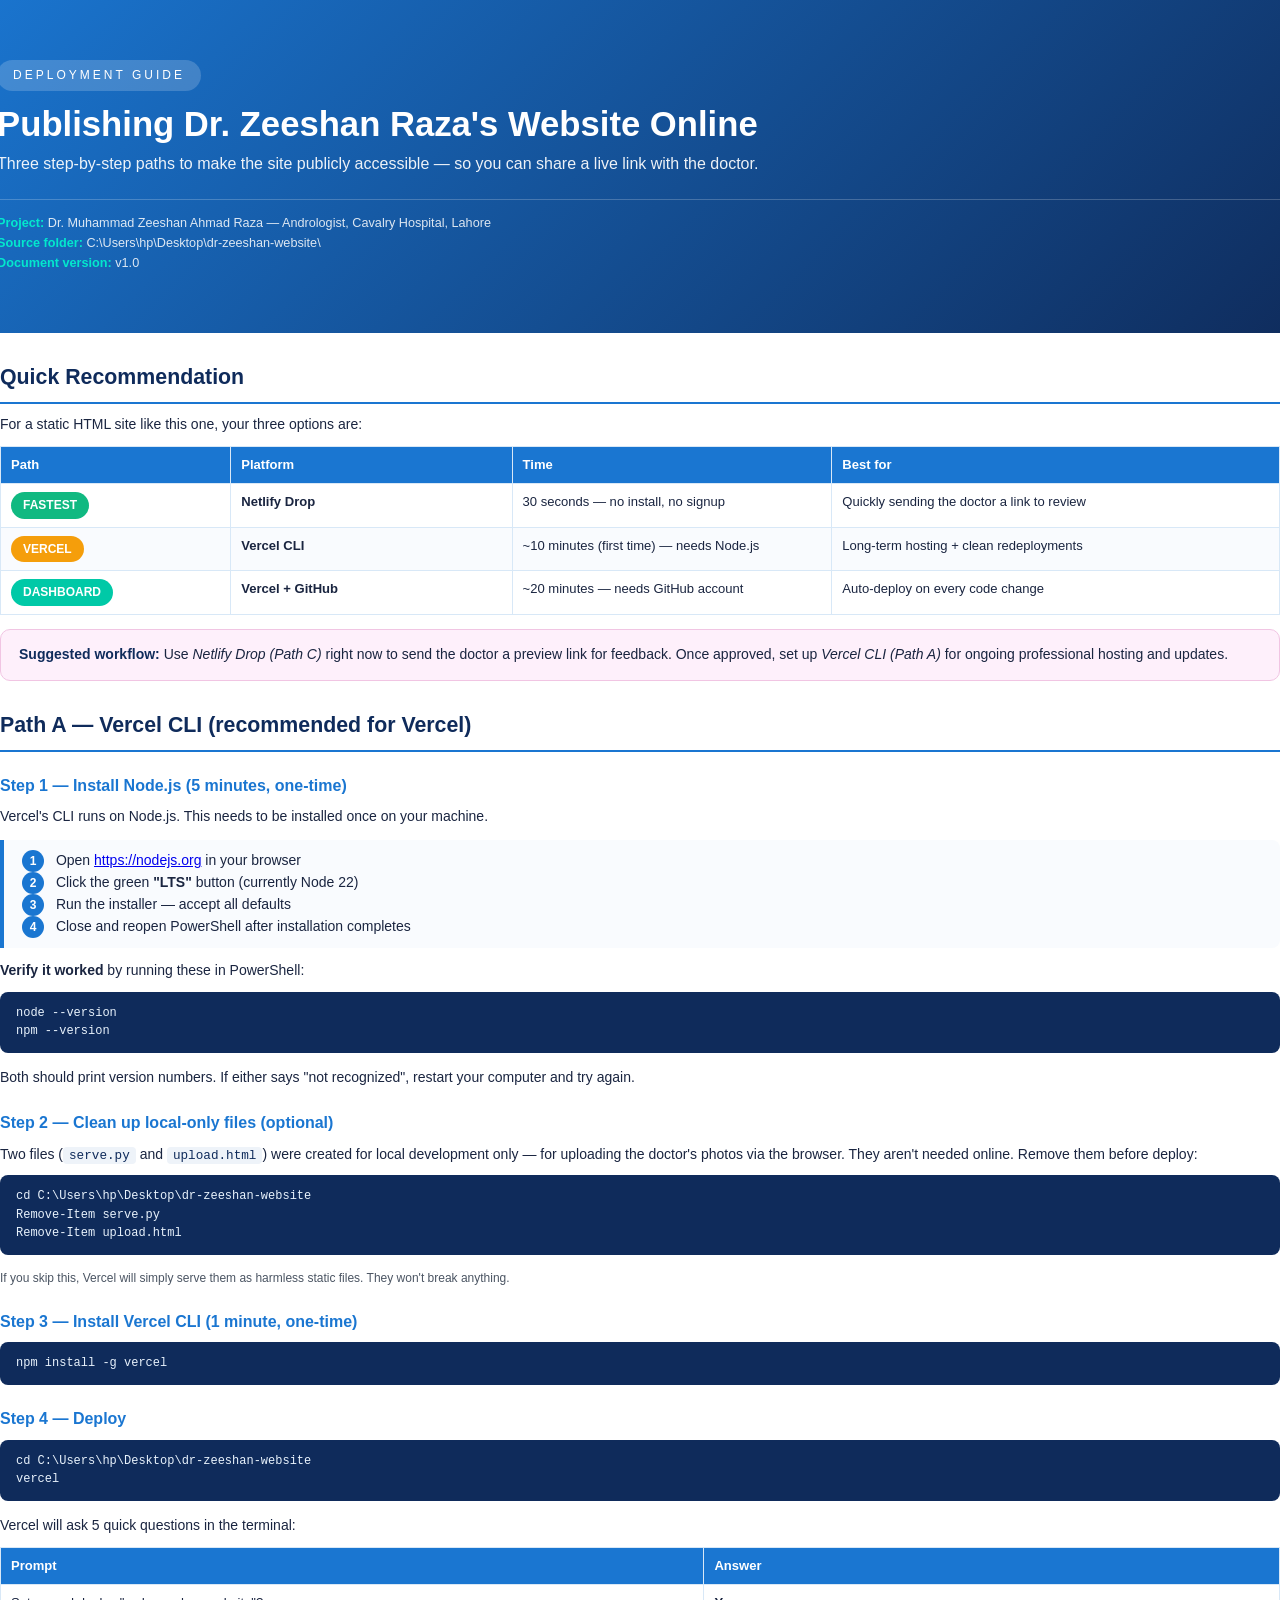
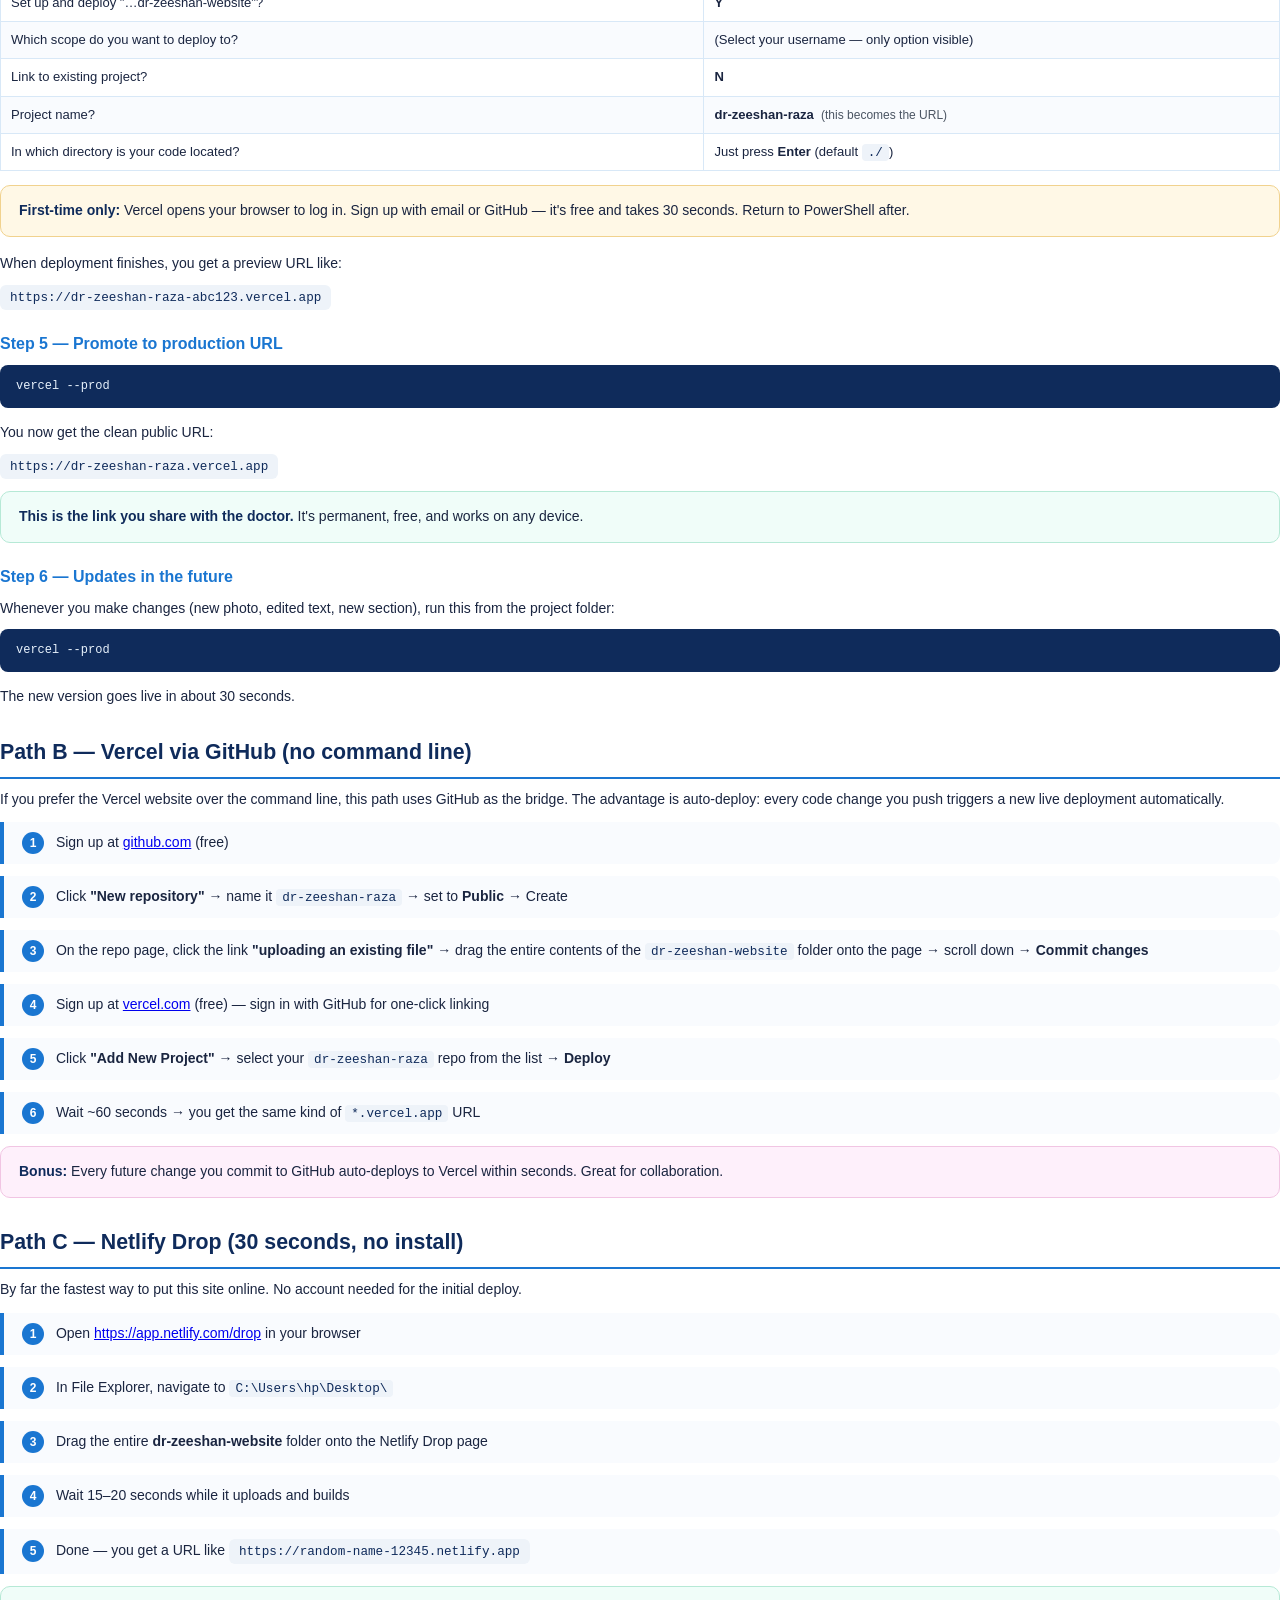
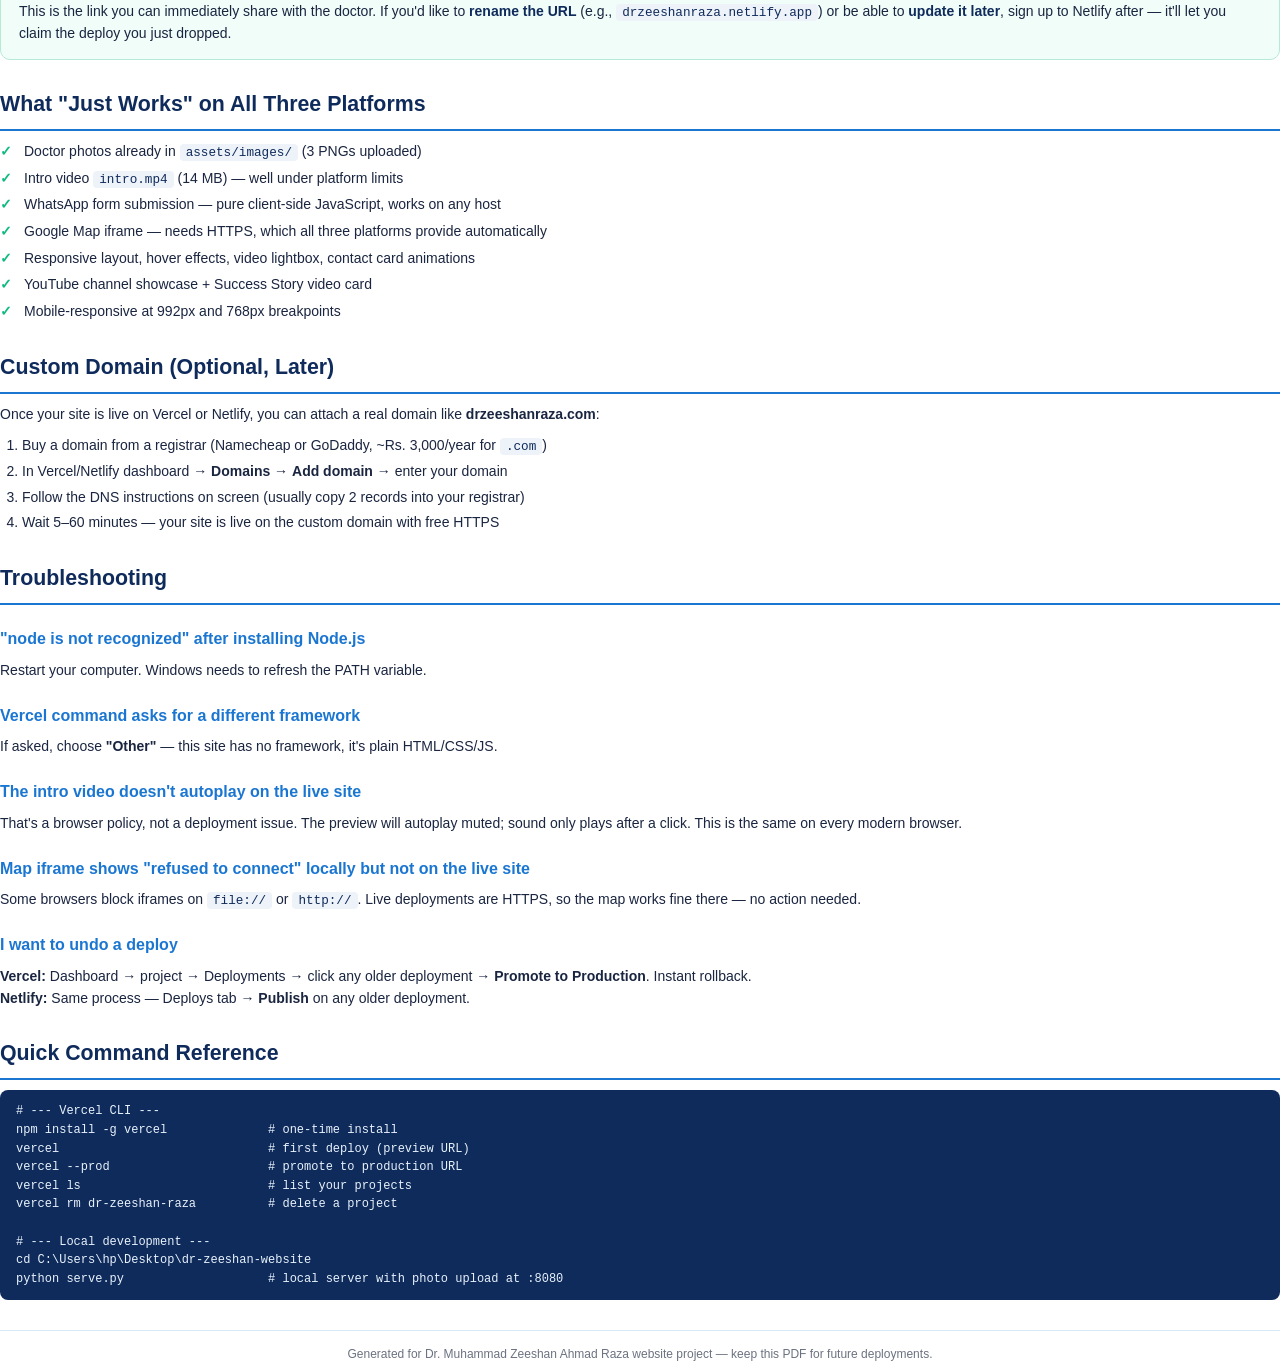
<file: deployment-guide.html>
<!DOCTYPE html>
<html lang="en">
<head>
<meta charset="UTF-8" />
<title>Deploying Dr. Zeeshan Raza Website — Step-by-Step Guide</title>
<style>
  @page { size: A4; margin: 16mm 14mm; }

  * { box-sizing: border-box; }
  html, body { margin: 0; padding: 0; }
  body {
    font-family: "Segoe UI", "Helvetica Neue", Arial, sans-serif;
    color: #1a2540;
    font-size: 10.5pt;
    line-height: 1.55;
    background: #fff;
  }

  .cover {
    background: linear-gradient(135deg, #1A76D1 0%, #0F2B5B 100%);
    color: #fff;
    padding: 60px 50px;
    margin: 0 -14mm 24px -14mm;
    page-break-after: avoid;
    border-radius: 0 0 30px 30px;
  }
  .cover .eyebrow {
    display: inline-block;
    font-size: 9pt;
    letter-spacing: 3px;
    text-transform: uppercase;
    background: rgba(255,255,255,0.18);
    padding: 6px 16px;
    border-radius: 999px;
    margin-bottom: 14px;
  }
  .cover h1 {
    font-size: 26pt;
    margin: 0 0 8px;
    line-height: 1.15;
    font-weight: 800;
  }
  .cover .sub {
    font-size: 12pt;
    opacity: 0.92;
    margin-bottom: 22px;
  }
  .cover .meta {
    font-size: 9.5pt;
    opacity: 0.85;
    border-top: 1px solid rgba(255,255,255,0.25);
    padding-top: 14px;
  }
  .cover .meta strong { color: #00ffd1; font-weight: 600; }

  h2 {
    color: #0F2B5B;
    font-size: 16pt;
    margin: 28px 0 10px;
    padding-bottom: 8px;
    border-bottom: 2px solid #1A76D1;
    page-break-after: avoid;
  }
  h3 {
    color: #1A76D1;
    font-size: 12pt;
    margin: 22px 0 8px;
    page-break-after: avoid;
  }
  h4 {
    color: #0F2B5B;
    font-size: 11pt;
    margin: 16px 0 6px;
  }
  p { margin: 6px 0 10px; }

  .card {
    background: #f4f9ff;
    border: 1px solid #d8e8f7;
    border-radius: 10px;
    padding: 14px 18px;
    margin: 12px 0 16px;
  }
  .card.success { background: #f0fdf9; border-color: #b6e9d6; }
  .card.warn    { background: #fff8e6; border-color: #f1d28e; }
  .card.tip     { background: #fef0fb; border-color: #f1c5e3; }
  .card strong { color: #0F2B5B; }

  ol, ul { padding-left: 22px; margin: 6px 0 10px; }
  li { margin: 4px 0; }

  code, pre {
    font-family: "Consolas", "Courier New", monospace;
    font-size: 9.5pt;
  }
  code {
    background: #eef3f9;
    padding: 1px 6px;
    border-radius: 4px;
    color: #0F2B5B;
  }
  pre {
    background: #0F2B5B;
    color: #e8f2fc;
    padding: 12px 16px;
    border-radius: 8px;
    overflow-x: hidden;
    white-space: pre-wrap;
    word-break: break-word;
    margin: 8px 0 14px;
    font-size: 9pt;
    line-height: 1.55;
  }
  pre code { background: transparent; color: inherit; padding: 0; }

  table {
    width: 100%;
    border-collapse: collapse;
    margin: 10px 0 14px;
    font-size: 9.8pt;
  }
  th, td {
    border: 1px solid #d8e8f7;
    padding: 8px 10px;
    text-align: left;
    vertical-align: top;
  }
  th {
    background: #1A76D1;
    color: #fff;
    font-weight: 600;
  }
  tr:nth-child(even) td { background: #f9fbfe; }

  .step {
    border-left: 4px solid #1A76D1;
    padding: 10px 16px 10px 18px;
    background: #f9fbfe;
    margin: 12px 0;
    border-radius: 0 8px 8px 0;
  }
  .step .num {
    display: inline-block;
    background: #1A76D1;
    color: #fff;
    width: 22px;
    height: 22px;
    border-radius: 50%;
    text-align: center;
    line-height: 22px;
    font-size: 9pt;
    font-weight: 700;
    margin-right: 8px;
  }

  .path-tag {
    display: inline-block;
    background: #00C9A7;
    color: #fff;
    padding: 4px 12px;
    border-radius: 999px;
    font-size: 9pt;
    font-weight: 600;
    margin-right: 8px;
  }
  .path-tag.recommended { background: #F59E0B; }
  .path-tag.fastest     { background: #10B981; }

  .keep-together { page-break-inside: avoid; }
  .new-page { page-break-before: always; }

  hr {
    border: 0;
    border-top: 1px dashed #d8e8f7;
    margin: 18px 0;
  }

  .checklist {
    list-style: none;
    padding-left: 0;
  }
  .checklist li {
    padding-left: 24px;
    position: relative;
    margin: 5px 0;
  }
  .checklist li::before {
    content: "✓";
    position: absolute;
    left: 0;
    top: 0;
    color: #10B981;
    font-weight: 700;
  }

  .small { font-size: 9pt; color: #4b5563; }

  .url-pill {
    display: inline-block;
    background: #eef3f9;
    color: #0F2B5B;
    padding: 3px 10px;
    border-radius: 6px;
    font-family: Consolas, monospace;
    font-size: 9.5pt;
  }

  .footer-note {
    margin-top: 30px;
    padding-top: 14px;
    border-top: 1px solid #d8e8f7;
    color: #6b7280;
    font-size: 9pt;
    text-align: center;
  }
</style>
</head>
<body>

<div class="cover">
  <span class="eyebrow">Deployment Guide</span>
  <h1>Publishing Dr. Zeeshan Raza's Website Online</h1>
  <p class="sub">Three step-by-step paths to make the site publicly accessible — so you can share a live link with the doctor.</p>
  <div class="meta">
    <strong>Project:</strong> Dr. Muhammad Zeeshan Ahmad Raza — Andrologist, Cavalry Hospital, Lahore<br />
    <strong>Source folder:</strong> C:\Users\hp\Desktop\dr-zeeshan-website\<br />
    <strong>Document version:</strong> v1.0
  </div>
</div>

<h2>Quick Recommendation</h2>
<p>For a static HTML site like this one, your three options are:</p>

<table>
  <thead>
    <tr><th style="width:18%">Path</th><th style="width:22%">Platform</th><th style="width:25%">Time</th><th>Best for</th></tr>
  </thead>
  <tbody>
    <tr>
      <td><span class="path-tag fastest">FASTEST</span></td>
      <td><strong>Netlify Drop</strong></td>
      <td>30 seconds — no install, no signup</td>
      <td>Quickly sending the doctor a link to review</td>
    </tr>
    <tr>
      <td><span class="path-tag recommended">VERCEL</span></td>
      <td><strong>Vercel CLI</strong></td>
      <td>~10 minutes (first time) — needs Node.js</td>
      <td>Long-term hosting + clean redeployments</td>
    </tr>
    <tr>
      <td><span class="path-tag">DASHBOARD</span></td>
      <td><strong>Vercel + GitHub</strong></td>
      <td>~20 minutes — needs GitHub account</td>
      <td>Auto-deploy on every code change</td>
    </tr>
  </tbody>
</table>

<div class="card tip">
<strong>Suggested workflow:</strong> Use <em>Netlify Drop (Path C)</em> right now to send the doctor a preview link for feedback. Once approved, set up <em>Vercel CLI (Path A)</em> for ongoing professional hosting and updates.
</div>

<h2 class="new-page">Path A — Vercel CLI (recommended for Vercel)</h2>

<h3>Step 1 — Install Node.js (5 minutes, one-time)</h3>
<p>Vercel's CLI runs on Node.js. This needs to be installed once on your machine.</p>
<div class="step">
  <span class="num">1</span> Open <a href="https://nodejs.org">https://nodejs.org</a> in your browser<br />
  <span class="num">2</span> Click the green <strong>"LTS"</strong> button (currently Node 22)<br />
  <span class="num">3</span> Run the installer — accept all defaults<br />
  <span class="num">4</span> Close and reopen PowerShell after installation completes
</div>
<p><strong>Verify it worked</strong> by running these in PowerShell:</p>
<pre>node --version
npm --version</pre>
<p>Both should print version numbers. If either says "not recognized", restart your computer and try again.</p>

<h3>Step 2 — Clean up local-only files (optional)</h3>
<p>Two files (<code>serve.py</code> and <code>upload.html</code>) were created for local development only — for uploading the doctor's photos via the browser. They aren't needed online. Remove them before deploy:</p>
<pre>cd C:\Users\hp\Desktop\dr-zeeshan-website
Remove-Item serve.py
Remove-Item upload.html</pre>
<p class="small">If you skip this, Vercel will simply serve them as harmless static files. They won't break anything.</p>

<h3>Step 3 — Install Vercel CLI (1 minute, one-time)</h3>
<pre>npm install -g vercel</pre>

<h3>Step 4 — Deploy</h3>
<pre>cd C:\Users\hp\Desktop\dr-zeeshan-website
vercel</pre>
<p>Vercel will ask 5 quick questions in the terminal:</p>

<table>
  <thead><tr><th style="width:55%">Prompt</th><th>Answer</th></tr></thead>
  <tbody>
    <tr><td>Set up and deploy "…dr-zeeshan-website"?</td><td><strong>Y</strong></td></tr>
    <tr><td>Which scope do you want to deploy to?</td><td>(Select your username — only option visible)</td></tr>
    <tr><td>Link to existing project?</td><td><strong>N</strong></td></tr>
    <tr><td>Project name?</td><td><strong>dr-zeeshan-raza</strong> &nbsp;<span class="small">(this becomes the URL)</span></td></tr>
    <tr><td>In which directory is your code located?</td><td>Just press <strong>Enter</strong> (default <code>./</code>)</td></tr>
  </tbody>
</table>

<div class="card warn">
<strong>First-time only:</strong> Vercel opens your browser to log in. Sign up with email or GitHub — it's free and takes 30 seconds. Return to PowerShell after.
</div>

<p>When deployment finishes, you get a preview URL like:</p>
<p><span class="url-pill">https://dr-zeeshan-raza-abc123.vercel.app</span></p>

<h3>Step 5 — Promote to production URL</h3>
<pre>vercel --prod</pre>

<p>You now get the clean public URL:</p>
<p><span class="url-pill">https://dr-zeeshan-raza.vercel.app</span></p>

<div class="card success">
<strong>This is the link you share with the doctor.</strong> It's permanent, free, and works on any device.
</div>

<h3>Step 6 — Updates in the future</h3>
<p>Whenever you make changes (new photo, edited text, new section), run this from the project folder:</p>
<pre>vercel --prod</pre>
<p>The new version goes live in about 30 seconds.</p>

<h2 class="new-page">Path B — Vercel via GitHub (no command line)</h2>
<p>If you prefer the Vercel website over the command line, this path uses GitHub as the bridge. The advantage is auto-deploy: every code change you push triggers a new live deployment automatically.</p>

<div class="step">
  <span class="num">1</span> Sign up at <a href="https://github.com">github.com</a> (free)
</div>
<div class="step">
  <span class="num">2</span> Click <strong>"New repository"</strong> → name it <code>dr-zeeshan-raza</code> → set to <strong>Public</strong> → Create
</div>
<div class="step">
  <span class="num">3</span> On the repo page, click the link <strong>"uploading an existing file"</strong> → drag the entire contents of the <code>dr-zeeshan-website</code> folder onto the page → scroll down → <strong>Commit changes</strong>
</div>
<div class="step">
  <span class="num">4</span> Sign up at <a href="https://vercel.com">vercel.com</a> (free) — sign in with GitHub for one-click linking
</div>
<div class="step">
  <span class="num">5</span> Click <strong>"Add New Project"</strong> → select your <code>dr-zeeshan-raza</code> repo from the list → <strong>Deploy</strong>
</div>
<div class="step">
  <span class="num">6</span> Wait ~60 seconds → you get the same kind of <code>*.vercel.app</code> URL
</div>

<div class="card tip">
<strong>Bonus:</strong> Every future change you commit to GitHub auto-deploys to Vercel within seconds. Great for collaboration.
</div>

<h2 class="new-page">Path C — Netlify Drop (30 seconds, no install)</h2>
<p>By far the fastest way to put this site online. No account needed for the initial deploy.</p>

<div class="step">
  <span class="num">1</span> Open <a href="https://app.netlify.com/drop">https://app.netlify.com/drop</a> in your browser
</div>
<div class="step">
  <span class="num">2</span> In File Explorer, navigate to <code>C:\Users\hp\Desktop\</code>
</div>
<div class="step">
  <span class="num">3</span> Drag the entire <strong>dr-zeeshan-website</strong> folder onto the Netlify Drop page
</div>
<div class="step">
  <span class="num">4</span> Wait 15–20 seconds while it uploads and builds
</div>
<div class="step">
  <span class="num">5</span> Done — you get a URL like <span class="url-pill">https://random-name-12345.netlify.app</span>
</div>

<div class="card success">
This is the link you can immediately share with the doctor. If you'd like to <strong>rename the URL</strong> (e.g., <code>drzeeshanraza.netlify.app</code>) or be able to <strong>update it later</strong>, sign up to Netlify after — it'll let you claim the deploy you just dropped.
</div>

<h2 class="new-page">What "Just Works" on All Three Platforms</h2>
<ul class="checklist">
  <li>Doctor photos already in <code>assets/images/</code> (3 PNGs uploaded)</li>
  <li>Intro video <code>intro.mp4</code> (14 MB) — well under platform limits</li>
  <li>WhatsApp form submission — pure client-side JavaScript, works on any host</li>
  <li>Google Map iframe — needs HTTPS, which all three platforms provide automatically</li>
  <li>Responsive layout, hover effects, video lightbox, contact card animations</li>
  <li>YouTube channel showcase + Success Story video card</li>
  <li>Mobile-responsive at 992px and 768px breakpoints</li>
</ul>

<h2>Custom Domain (Optional, Later)</h2>
<p>Once your site is live on Vercel or Netlify, you can attach a real domain like <strong>drzeeshanraza.com</strong>:</p>
<ol>
  <li>Buy a domain from a registrar (Namecheap or GoDaddy, ~Rs. 3,000/year for <code>.com</code>)</li>
  <li>In Vercel/Netlify dashboard → <strong>Domains</strong> → <strong>Add domain</strong> → enter your domain</li>
  <li>Follow the DNS instructions on screen (usually copy 2 records into your registrar)</li>
  <li>Wait 5–60 minutes — your site is live on the custom domain with free HTTPS</li>
</ol>

<h2>Troubleshooting</h2>

<h3>"node is not recognized" after installing Node.js</h3>
<p>Restart your computer. Windows needs to refresh the PATH variable.</p>

<h3>Vercel command asks for a different framework</h3>
<p>If asked, choose <strong>"Other"</strong> — this site has no framework, it's plain HTML/CSS/JS.</p>

<h3>The intro video doesn't autoplay on the live site</h3>
<p>That's a browser policy, not a deployment issue. The preview will autoplay muted; sound only plays after a click. This is the same on every modern browser.</p>

<h3>Map iframe shows "refused to connect" locally but not on the live site</h3>
<p>Some browsers block iframes on <code>file://</code> or <code>http://</code>. Live deployments are HTTPS, so the map works fine there — no action needed.</p>

<h3>I want to undo a deploy</h3>
<p><strong>Vercel:</strong> Dashboard → project → Deployments → click any older deployment → <strong>Promote to Production</strong>. Instant rollback.<br />
<strong>Netlify:</strong> Same process — Deploys tab → <strong>Publish</strong> on any older deployment.</p>

<h2>Quick Command Reference</h2>
<pre># --- Vercel CLI ---
npm install -g vercel              # one-time install
vercel                             # first deploy (preview URL)
vercel --prod                      # promote to production URL
vercel ls                          # list your projects
vercel rm dr-zeeshan-raza          # delete a project

# --- Local development ---
cd C:\Users\hp\Desktop\dr-zeeshan-website
python serve.py                    # local server with photo upload at :8080</pre>

<div class="footer-note">
Generated for Dr. Muhammad Zeeshan Ahmad Raza website project — keep this PDF for future deployments.
</div>

</body>
</html>
</file>
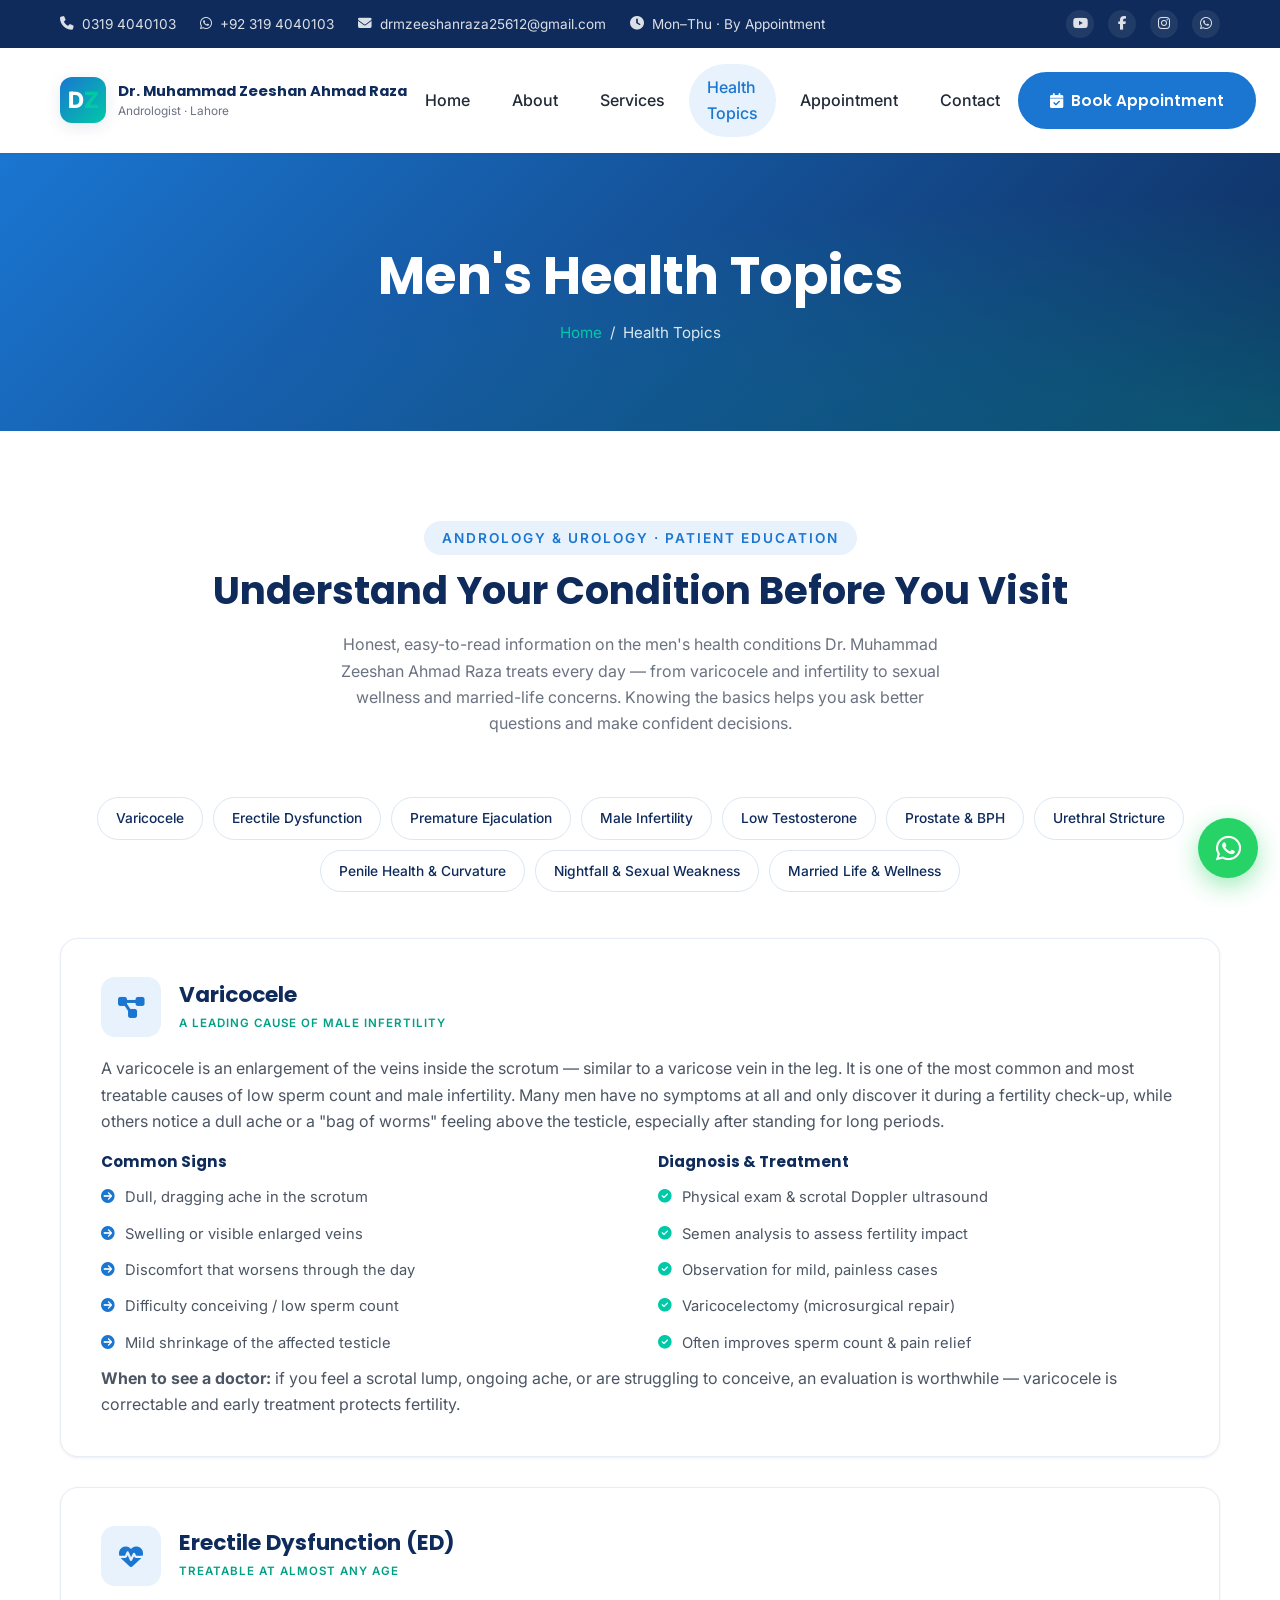
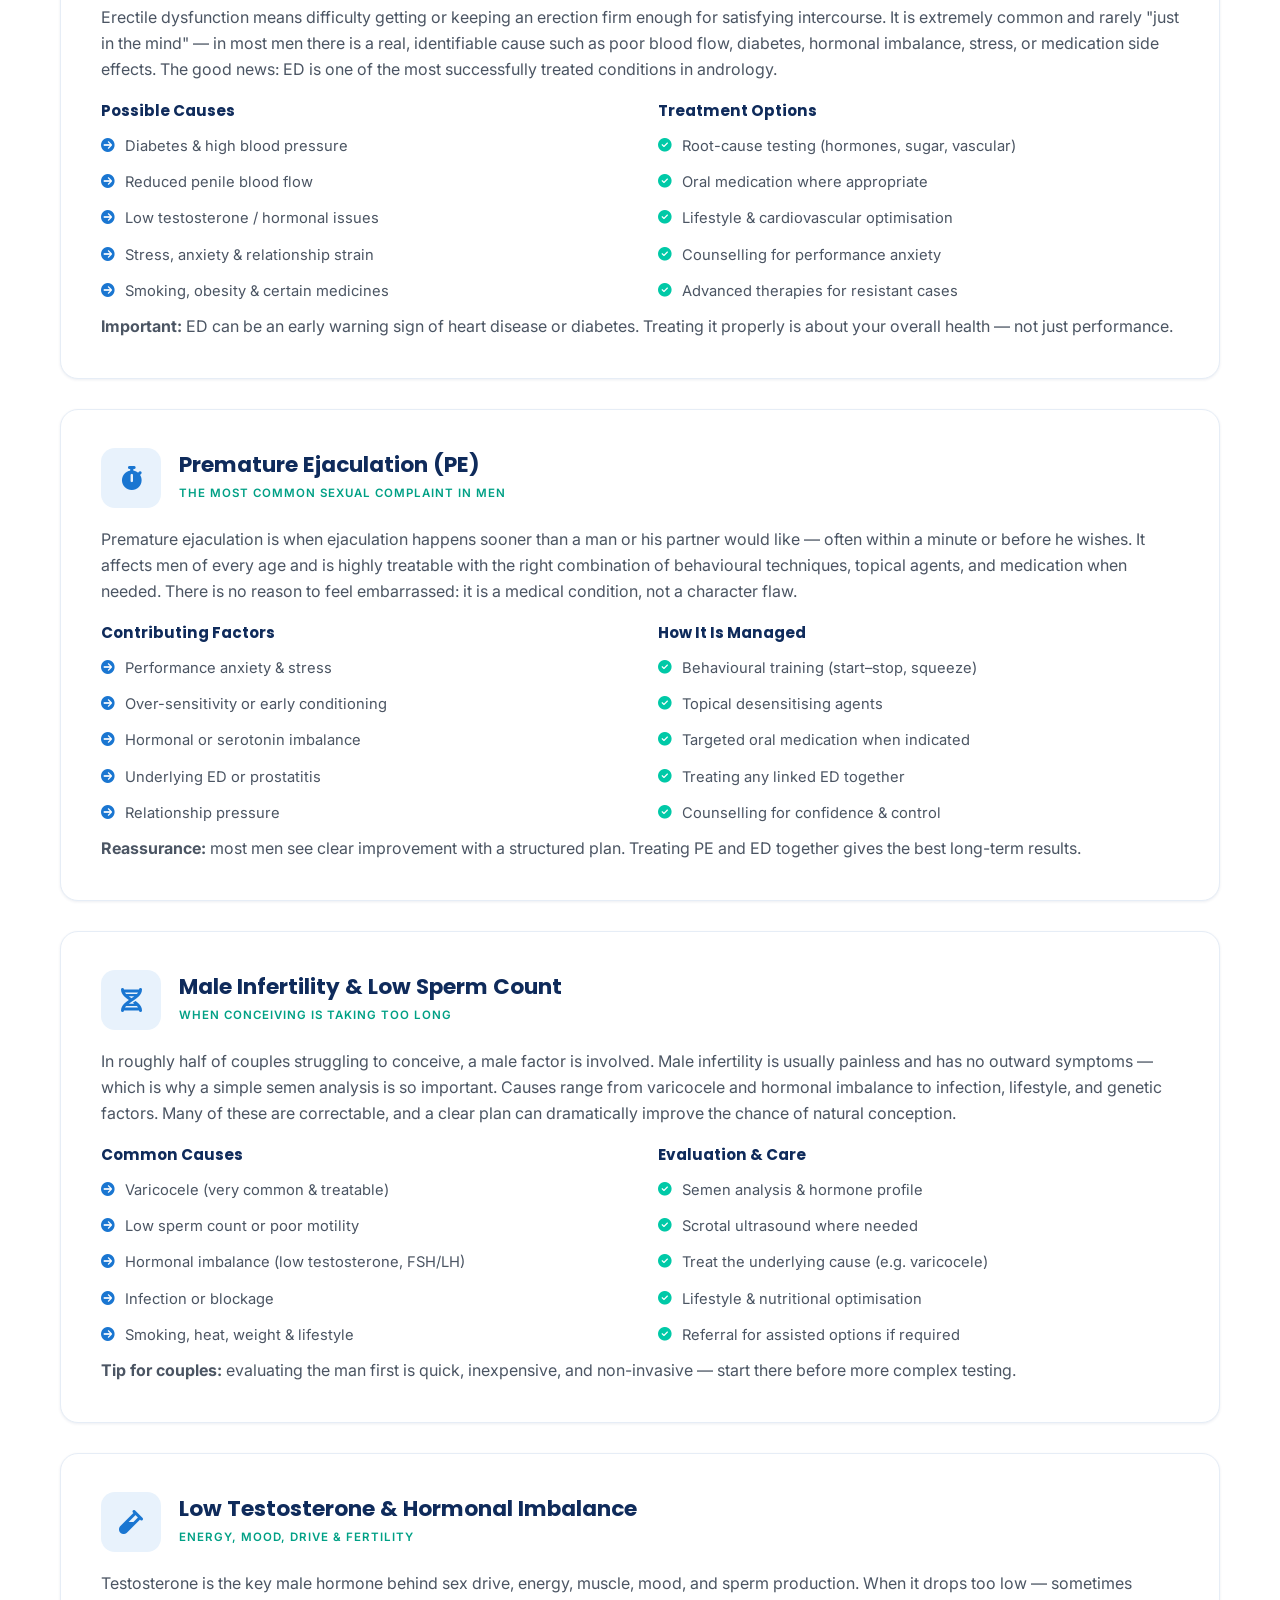
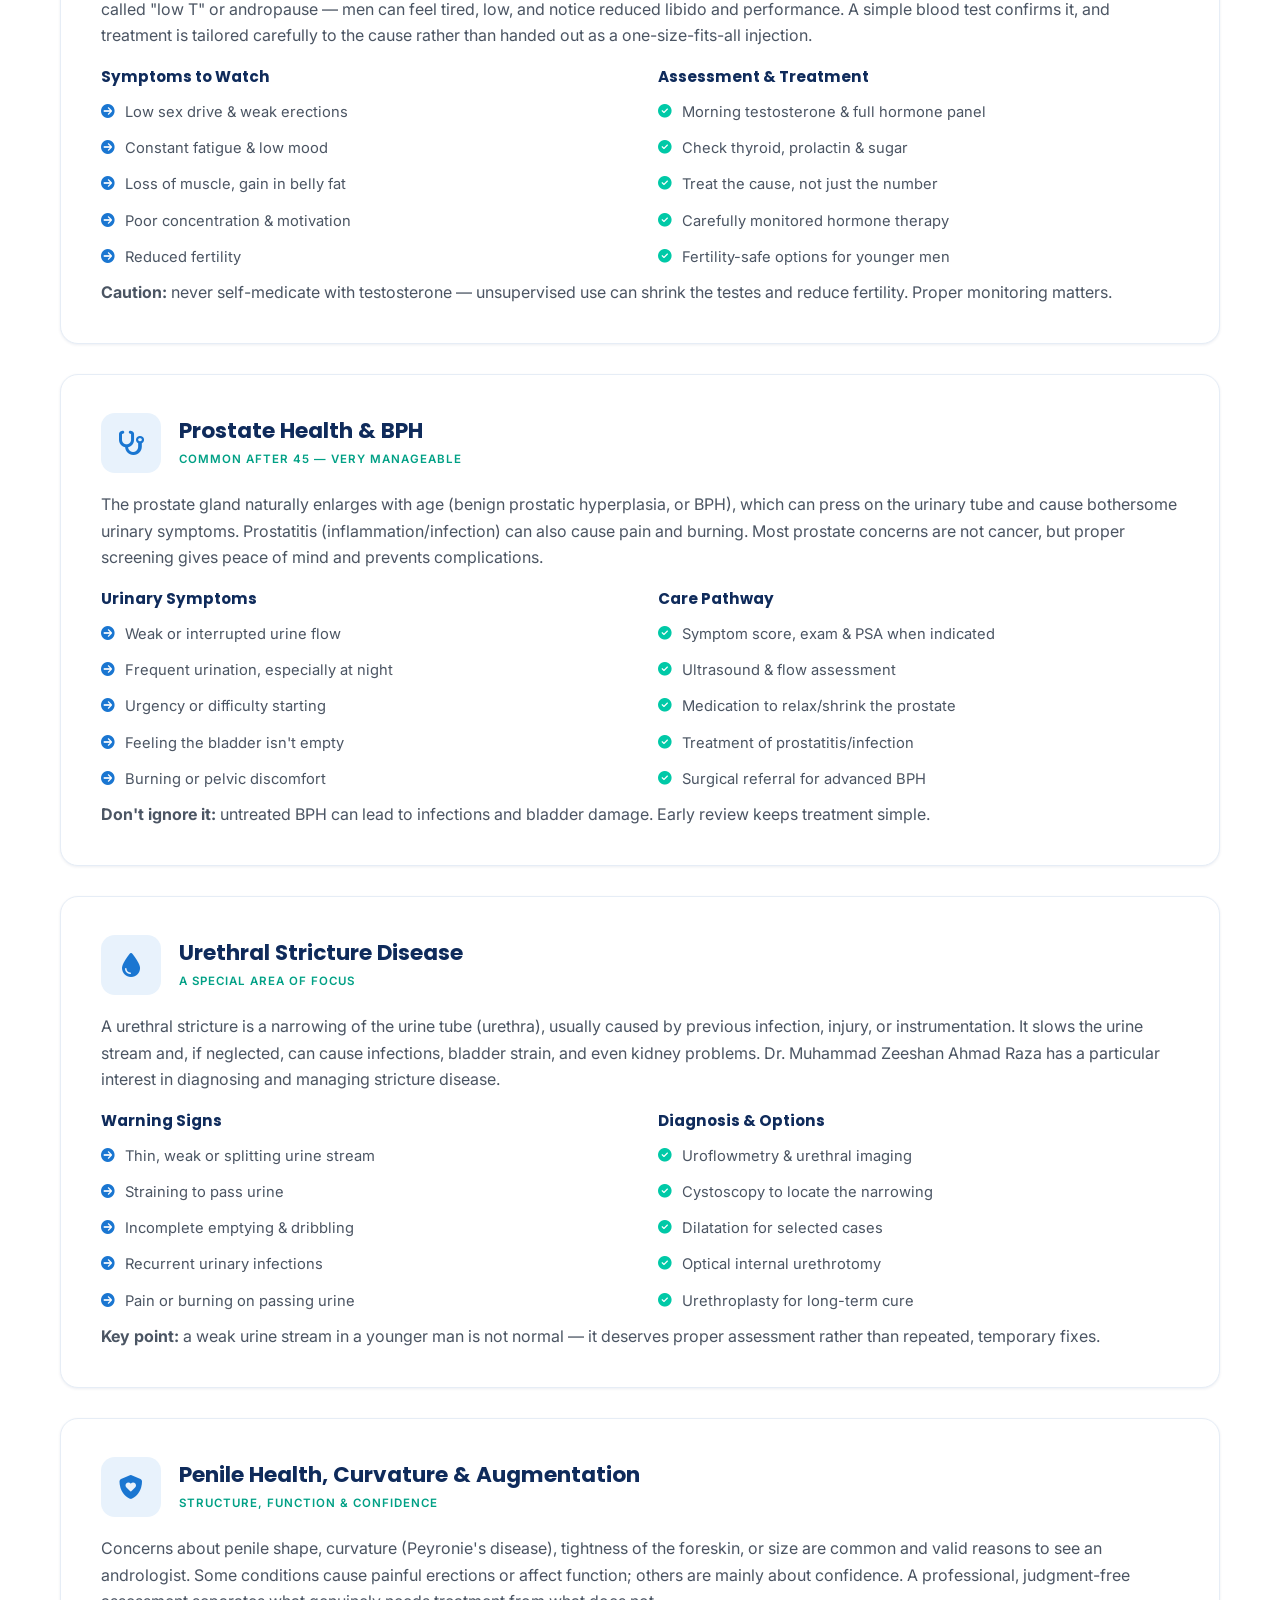
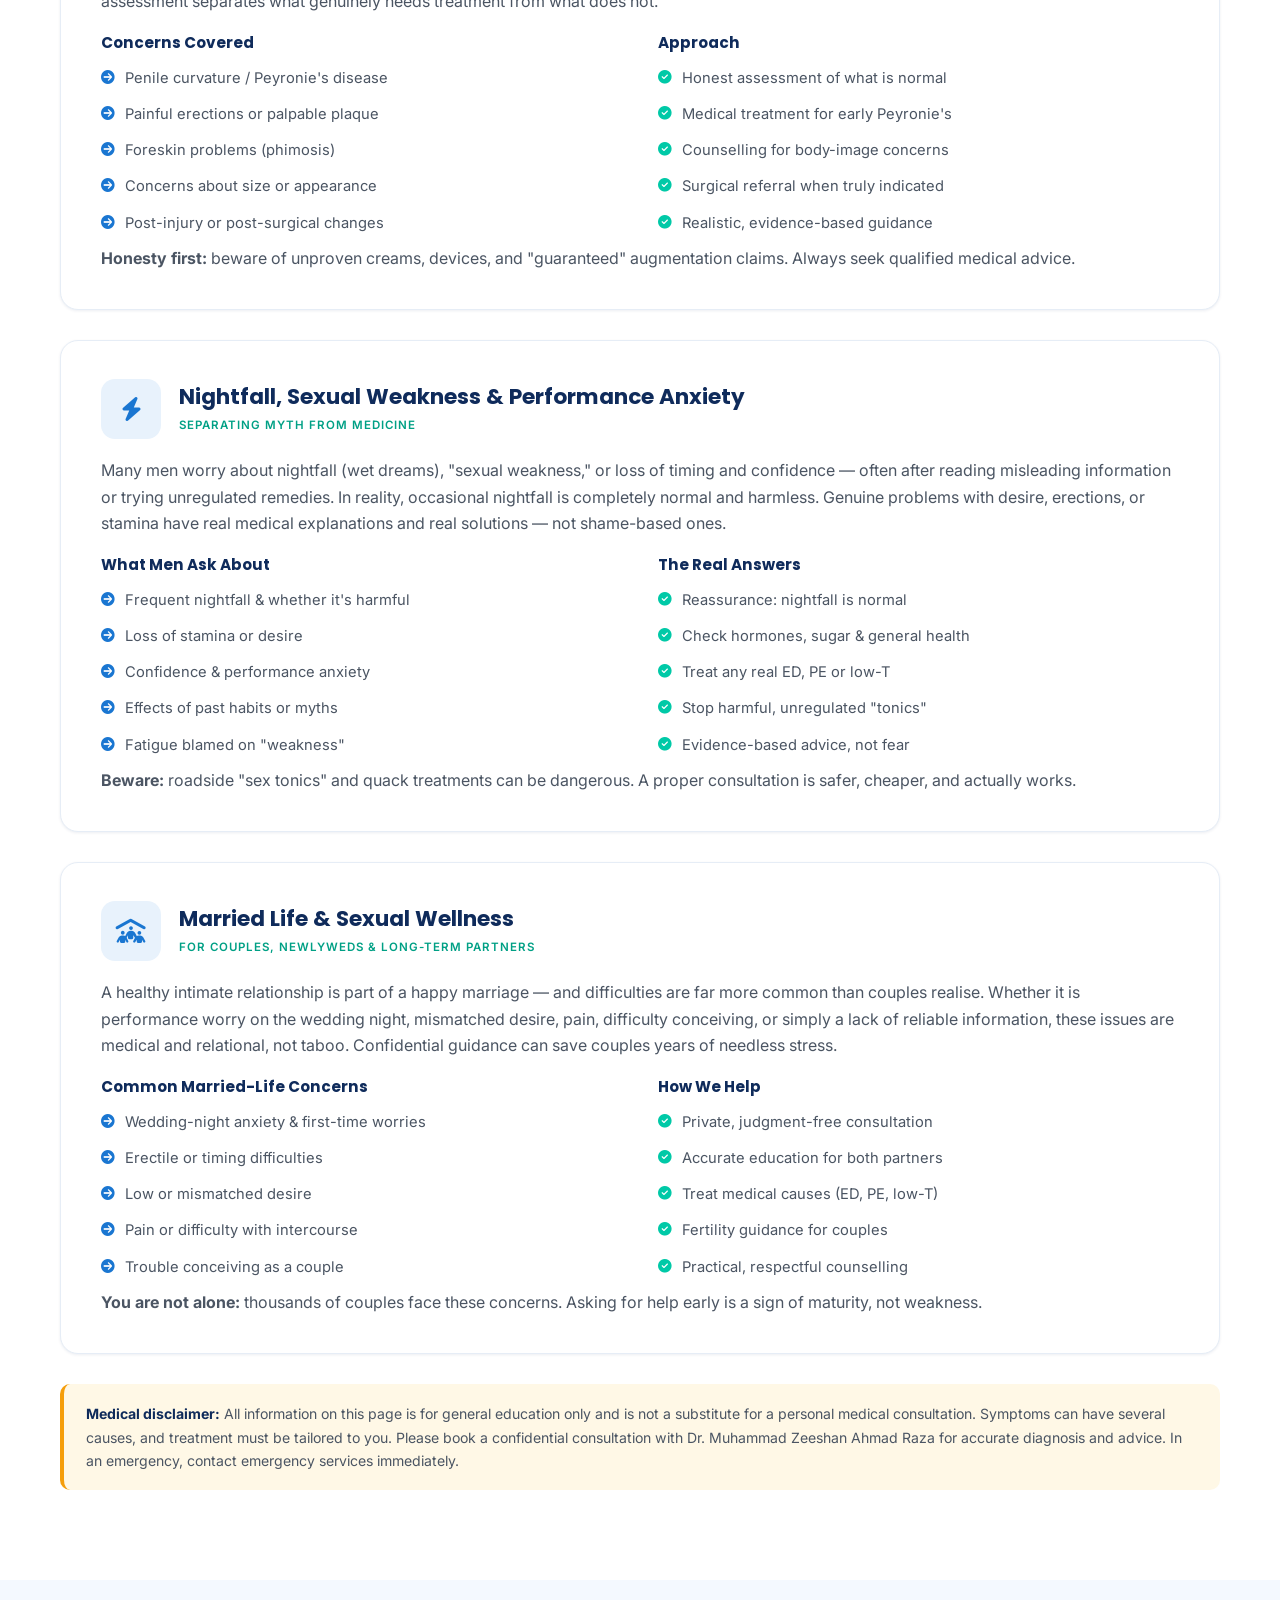
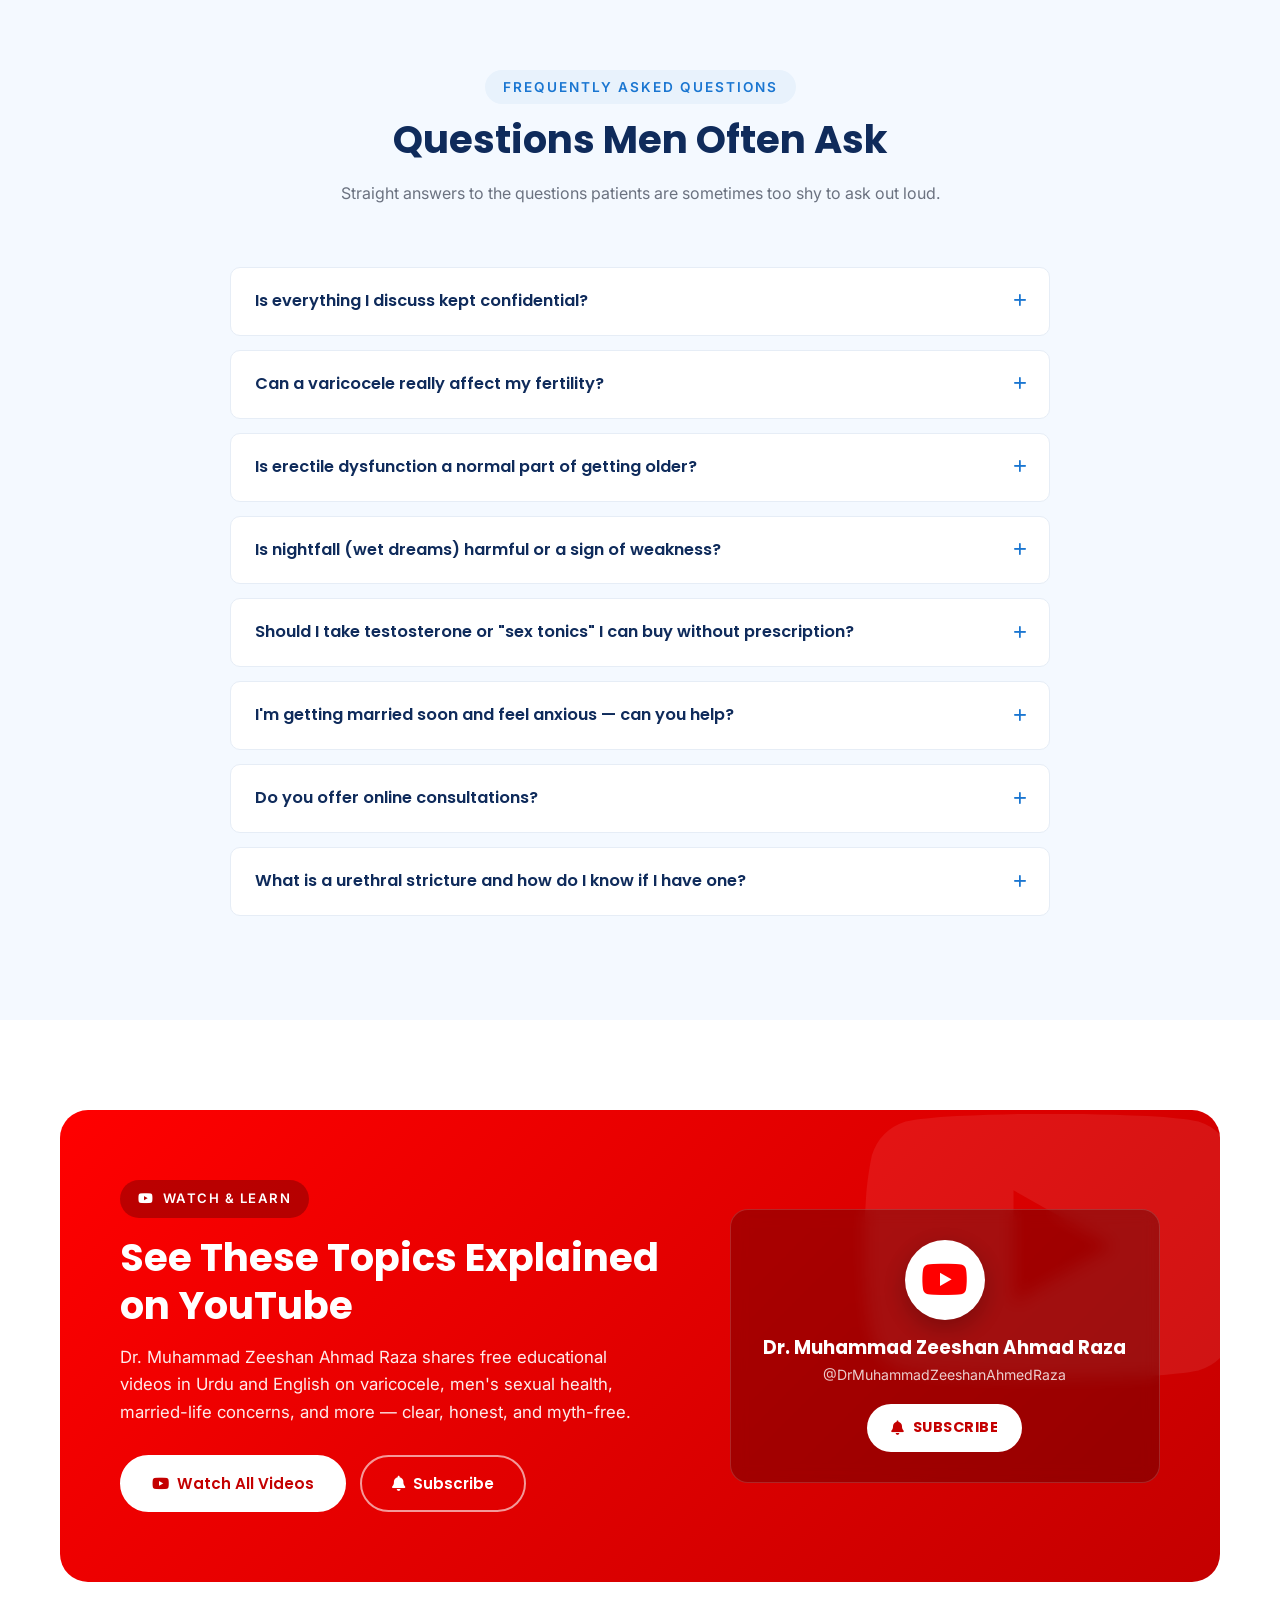
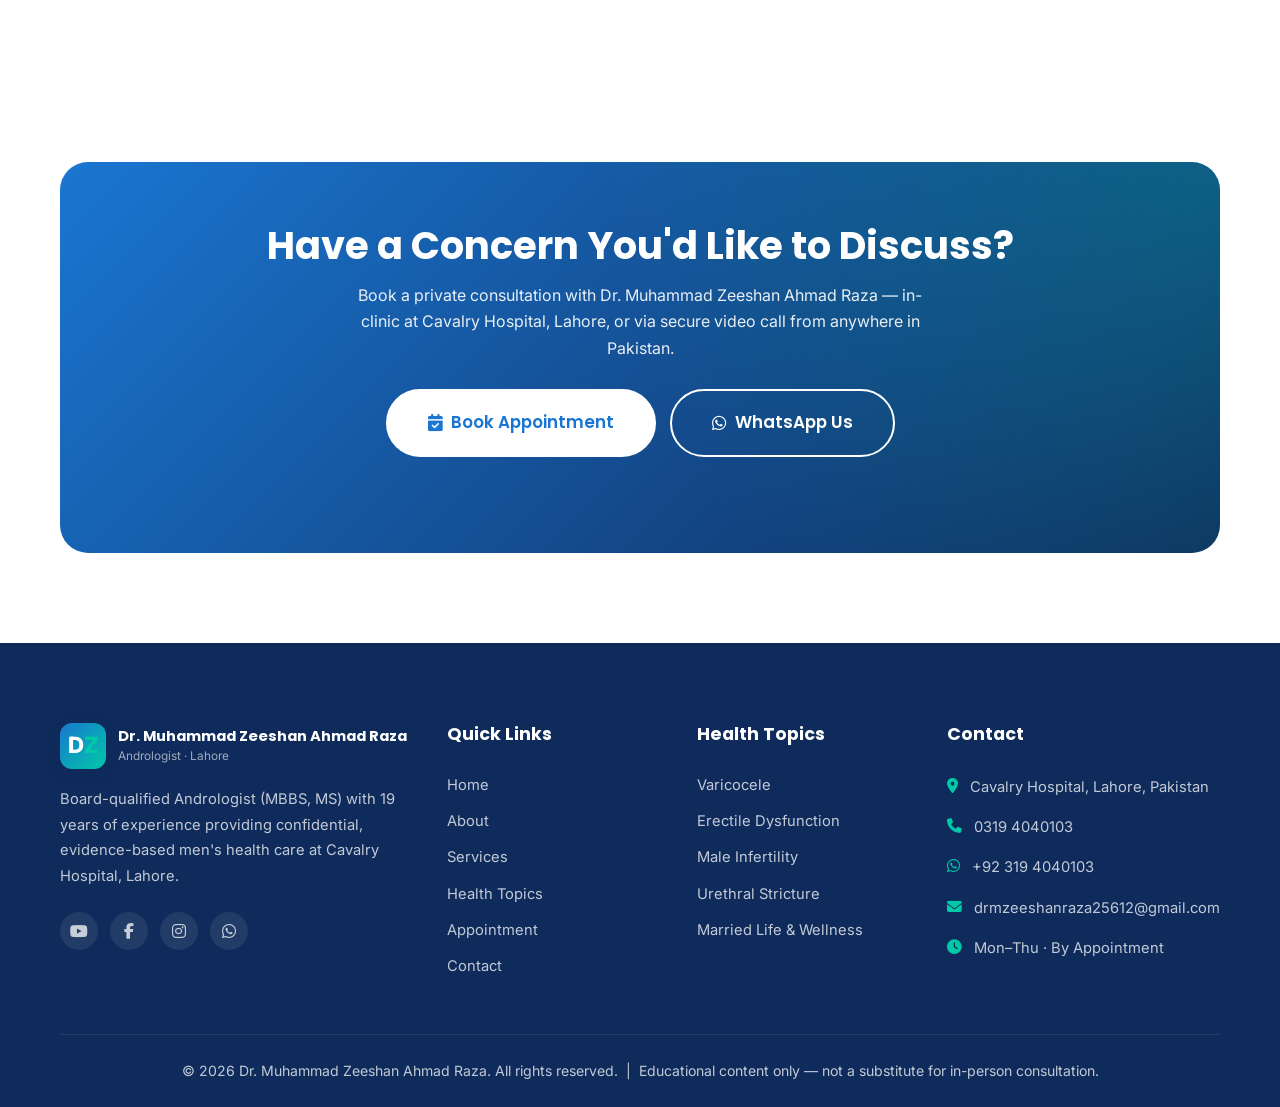
<file: health-topics.html>
<!DOCTYPE html>
<html lang="en">
<head>
<meta charset="UTF-8" />
<meta name="viewport" content="width=device-width, initial-scale=1.0" />
<title>Men's Health Topics — Varicocele, ED, Infertility &amp; Sexual Wellness | Dr. Muhammad Zeeshan Ahmad Raza</title>
<meta name="description" content="Educational guide to men's health by Dr. Muhammad Zeeshan Ahmad Raza, Andrologist in Lahore — varicocele, erectile dysfunction, premature ejaculation, male infertility, low testosterone, prostate, urethral stricture, and married-life sexual wellness." />
<meta name="keywords" content="varicocele treatment Lahore, erectile dysfunction, premature ejaculation, male infertility, low sperm count, low testosterone, prostate BPH, urethral stricture, penile curvature, men's sexual health, married life problems, andrologist Lahore, urologist Lahore, Dr Zeeshan Ahmad Raza" />
<link rel="preconnect" href="https://fonts.googleapis.com" />
<link rel="preconnect" href="https://fonts.gstatic.com" crossorigin />
<link href="https://fonts.googleapis.com/css2?family=Poppins:wght@500;600;700;800&family=Inter:wght@400;500;600&display=swap" rel="stylesheet" />
<link rel="stylesheet" href="https://cdnjs.cloudflare.com/ajax/libs/font-awesome/6.5.1/css/all.min.css" />
<link rel="stylesheet" href="assets/css/style.css?v=20260630n" />
</head>
<body>
<div class="loader" id="pageLoader"><div class="jimu-primary-loading"></div></div>

<!-- Top bar -->
<div class="topbar">
  <div class="container">
    <div class="topbar-info">
      <span><i class="fa-solid fa-phone"></i> 0319 4040103</span>
      <span><i class="fa-brands fa-whatsapp"></i> <a href="https://wa.me/923194040103" target="_blank" rel="noopener" style="color:inherit;">+92 319 4040103</a></span>
      <span><i class="fa-solid fa-envelope"></i> drmzeeshanraza25612@gmail.com</span>
      <span><i class="fa-solid fa-clock"></i> Mon–Thu · By Appointment</span>
    </div>
    <div class="topbar-social">
      <a href="https://www.youtube.com/@DrMuhammadZeeshanAhmedRaza" target="_blank" rel="noopener" aria-label="YouTube"><i class="fa-brands fa-youtube"></i></a>
      <a href="https://www.facebook.com/profile.php?id=61564807743817" target="_blank" rel="noopener" aria-label="Facebook"><i class="fa-brands fa-facebook-f"></i></a>
      <a href="https://www.instagram.com/drzeeshanahmadraza/" target="_blank" rel="noopener" aria-label="Instagram"><i class="fa-brands fa-instagram"></i></a>
      <a href="https://wa.me/923194040103" target="_blank" rel="noopener" aria-label="WhatsApp"><i class="fa-brands fa-whatsapp"></i></a>
    </div>
  </div>
</div>

<!-- Header -->
<header class="header">
  <div class="container">
    <a href="index.html" class="logo">
      <span class="logo-icon">D<span style="color:var(--secondary);">Z</span></span>
      <span class="logo-text"><strong>Dr. Muhammad Zeeshan Ahmad Raza</strong><small>Andrologist · Lahore</small></span>
    </a>
    <nav>
      <ul class="nav-list">
        <li><a href="index.html">Home</a></li>
        <li><a href="about.html">About</a></li>
        <li><a href="services.html">Services</a></li>
        <li><a href="health-topics.html">Health Topics</a></li>
        <li><a href="appointment.html">Appointment</a></li>
        <li><a href="contact.html">Contact</a></li>
      </ul>
    </nav>
    <div class="nav-cta">
      <a href="appointment.html" class="btn btn-primary"><i class="fa-solid fa-calendar-check"></i> Book Appointment</a>
      <button class="menu-toggle" aria-label="Toggle menu" aria-expanded="false"><i class="fa-solid fa-bars"></i></button>
    </div>
  </div>
</header>

<section class="page-banner">
  <div class="container">
    <h1>Men's Health Topics</h1>
    <p class="breadcrumb"><a href="index.html">Home</a> &nbsp;/&nbsp; Health Topics</p>
  </div>
</section>

<!-- Intro -->
<section class="section">
  <div class="container">
    <div class="section-head">
      <span class="eyebrow">Andrology &amp; Urology · Patient Education</span>
      <h2>Understand Your Condition Before You Visit</h2>
      <p>Honest, easy-to-read information on the men's health conditions Dr. Muhammad Zeeshan Ahmad Raza treats every day — from varicocele and infertility to sexual wellness and married-life concerns. Knowing the basics helps you ask better questions and make confident decisions.</p>
    </div>

    <!-- Quick jump chips -->
    <div class="topic-jump">
      <a href="#varicocele">Varicocele</a>
      <a href="#erectile-dysfunction">Erectile Dysfunction</a>
      <a href="#premature-ejaculation">Premature Ejaculation</a>
      <a href="#infertility">Male Infertility</a>
      <a href="#low-testosterone">Low Testosterone</a>
      <a href="#prostate">Prostate &amp; BPH</a>
      <a href="#urethral-stricture">Urethral Stricture</a>
      <a href="#penile-health">Penile Health &amp; Curvature</a>
      <a href="#sexual-weakness">Nightfall &amp; Sexual Weakness</a>
      <a href="#married-life">Married Life &amp; Wellness</a>
    </div>

    <!-- Varicocele -->
    <article class="topic-block" id="varicocele">
      <div class="topic-head">
        <span class="topic-icon"><i class="fa-solid fa-diagram-project"></i></span>
        <div>
          <h3>Varicocele</h3>
          <span class="topic-tag">A Leading Cause of Male Infertility</span>
        </div>
      </div>
      <p>A varicocele is an enlargement of the veins inside the scrotum — similar to a varicose vein in the leg. It is one of the most common and most treatable causes of low sperm count and male infertility. Many men have no symptoms at all and only discover it during a fertility check-up, while others notice a dull ache or a "bag of worms" feeling above the testicle, especially after standing for long periods.</p>
      <div class="topic-grid">
        <div class="col-symptoms">
          <h4>Common Signs</h4>
          <ul>
            <li>Dull, dragging ache in the scrotum</li>
            <li>Swelling or visible enlarged veins</li>
            <li>Discomfort that worsens through the day</li>
            <li>Difficulty conceiving / low sperm count</li>
            <li>Mild shrinkage of the affected testicle</li>
          </ul>
        </div>
        <div>
          <h4>Diagnosis &amp; Treatment</h4>
          <ul>
            <li>Physical exam &amp; scrotal Doppler ultrasound</li>
            <li>Semen analysis to assess fertility impact</li>
            <li>Observation for mild, painless cases</li>
            <li>Varicocelectomy (microsurgical repair)</li>
            <li>Often improves sperm count &amp; pain relief</li>
          </ul>
        </div>
      </div>
      <p style="margin-bottom:0;"><strong>When to see a doctor:</strong> if you feel a scrotal lump, ongoing ache, or are struggling to conceive, an evaluation is worthwhile — varicocele is correctable and early treatment protects fertility.</p>
    </article>

    <!-- Erectile Dysfunction -->
    <article class="topic-block" id="erectile-dysfunction">
      <div class="topic-head">
        <span class="topic-icon"><i class="fa-solid fa-heart-pulse"></i></span>
        <div>
          <h3>Erectile Dysfunction (ED)</h3>
          <span class="topic-tag">Treatable at Almost Any Age</span>
        </div>
      </div>
      <p>Erectile dysfunction means difficulty getting or keeping an erection firm enough for satisfying intercourse. It is extremely common and rarely "just in the mind" — in most men there is a real, identifiable cause such as poor blood flow, diabetes, hormonal imbalance, stress, or medication side effects. The good news: ED is one of the most successfully treated conditions in andrology.</p>
      <div class="topic-grid">
        <div class="col-symptoms">
          <h4>Possible Causes</h4>
          <ul>
            <li>Diabetes &amp; high blood pressure</li>
            <li>Reduced penile blood flow</li>
            <li>Low testosterone / hormonal issues</li>
            <li>Stress, anxiety &amp; relationship strain</li>
            <li>Smoking, obesity &amp; certain medicines</li>
          </ul>
        </div>
        <div>
          <h4>Treatment Options</h4>
          <ul>
            <li>Root-cause testing (hormones, sugar, vascular)</li>
            <li>Oral medication where appropriate</li>
            <li>Lifestyle &amp; cardiovascular optimisation</li>
            <li>Counselling for performance anxiety</li>
            <li>Advanced therapies for resistant cases</li>
          </ul>
        </div>
      </div>
      <p style="margin-bottom:0;"><strong>Important:</strong> ED can be an early warning sign of heart disease or diabetes. Treating it properly is about your overall health — not just performance.</p>
    </article>

    <!-- Premature Ejaculation -->
    <article class="topic-block" id="premature-ejaculation">
      <div class="topic-head">
        <span class="topic-icon"><i class="fa-solid fa-stopwatch"></i></span>
        <div>
          <h3>Premature Ejaculation (PE)</h3>
          <span class="topic-tag">The Most Common Sexual Complaint in Men</span>
        </div>
      </div>
      <p>Premature ejaculation is when ejaculation happens sooner than a man or his partner would like — often within a minute or before he wishes. It affects men of every age and is highly treatable with the right combination of behavioural techniques, topical agents, and medication when needed. There is no reason to feel embarrassed: it is a medical condition, not a character flaw.</p>
      <div class="topic-grid">
        <div class="col-symptoms">
          <h4>Contributing Factors</h4>
          <ul>
            <li>Performance anxiety &amp; stress</li>
            <li>Over-sensitivity or early conditioning</li>
            <li>Hormonal or serotonin imbalance</li>
            <li>Underlying ED or prostatitis</li>
            <li>Relationship pressure</li>
          </ul>
        </div>
        <div>
          <h4>How It Is Managed</h4>
          <ul>
            <li>Behavioural training (start–stop, squeeze)</li>
            <li>Topical desensitising agents</li>
            <li>Targeted oral medication when indicated</li>
            <li>Treating any linked ED together</li>
            <li>Counselling for confidence &amp; control</li>
          </ul>
        </div>
      </div>
      <p style="margin-bottom:0;"><strong>Reassurance:</strong> most men see clear improvement with a structured plan. Treating PE and ED together gives the best long-term results.</p>
    </article>

    <!-- Male Infertility -->
    <article class="topic-block" id="infertility">
      <div class="topic-head">
        <span class="topic-icon"><i class="fa-solid fa-dna"></i></span>
        <div>
          <h3>Male Infertility &amp; Low Sperm Count</h3>
          <span class="topic-tag">When Conceiving Is Taking Too Long</span>
        </div>
      </div>
      <p>In roughly half of couples struggling to conceive, a male factor is involved. Male infertility is usually painless and has no outward symptoms — which is why a simple semen analysis is so important. Causes range from varicocele and hormonal imbalance to infection, lifestyle, and genetic factors. Many of these are correctable, and a clear plan can dramatically improve the chance of natural conception.</p>
      <div class="topic-grid">
        <div class="col-symptoms">
          <h4>Common Causes</h4>
          <ul>
            <li>Varicocele (very common &amp; treatable)</li>
            <li>Low sperm count or poor motility</li>
            <li>Hormonal imbalance (low testosterone, FSH/LH)</li>
            <li>Infection or blockage</li>
            <li>Smoking, heat, weight &amp; lifestyle</li>
          </ul>
        </div>
        <div>
          <h4>Evaluation &amp; Care</h4>
          <ul>
            <li>Semen analysis &amp; hormone profile</li>
            <li>Scrotal ultrasound where needed</li>
            <li>Treat the underlying cause (e.g. varicocele)</li>
            <li>Lifestyle &amp; nutritional optimisation</li>
            <li>Referral for assisted options if required</li>
          </ul>
        </div>
      </div>
      <p style="margin-bottom:0;"><strong>Tip for couples:</strong> evaluating the man first is quick, inexpensive, and non-invasive — start there before more complex testing.</p>
    </article>

    <!-- Low Testosterone -->
    <article class="topic-block" id="low-testosterone">
      <div class="topic-head">
        <span class="topic-icon"><i class="fa-solid fa-vial"></i></span>
        <div>
          <h3>Low Testosterone &amp; Hormonal Imbalance</h3>
          <span class="topic-tag">Energy, Mood, Drive &amp; Fertility</span>
        </div>
      </div>
      <p>Testosterone is the key male hormone behind sex drive, energy, muscle, mood, and sperm production. When it drops too low — sometimes called "low T" or andropause — men can feel tired, low, and notice reduced libido and performance. A simple blood test confirms it, and treatment is tailored carefully to the cause rather than handed out as a one-size-fits-all injection.</p>
      <div class="topic-grid">
        <div class="col-symptoms">
          <h4>Symptoms to Watch</h4>
          <ul>
            <li>Low sex drive &amp; weak erections</li>
            <li>Constant fatigue &amp; low mood</li>
            <li>Loss of muscle, gain in belly fat</li>
            <li>Poor concentration &amp; motivation</li>
            <li>Reduced fertility</li>
          </ul>
        </div>
        <div>
          <h4>Assessment &amp; Treatment</h4>
          <ul>
            <li>Morning testosterone &amp; full hormone panel</li>
            <li>Check thyroid, prolactin &amp; sugar</li>
            <li>Treat the cause, not just the number</li>
            <li>Carefully monitored hormone therapy</li>
            <li>Fertility-safe options for younger men</li>
          </ul>
        </div>
      </div>
      <p style="margin-bottom:0;"><strong>Caution:</strong> never self-medicate with testosterone — unsupervised use can shrink the testes and reduce fertility. Proper monitoring matters.</p>
    </article>

    <!-- Prostate -->
    <article class="topic-block" id="prostate">
      <div class="topic-head">
        <span class="topic-icon"><i class="fa-solid fa-stethoscope"></i></span>
        <div>
          <h3>Prostate Health &amp; BPH</h3>
          <span class="topic-tag">Common After 45 — Very Manageable</span>
        </div>
      </div>
      <p>The prostate gland naturally enlarges with age (benign prostatic hyperplasia, or BPH), which can press on the urinary tube and cause bothersome urinary symptoms. Prostatitis (inflammation/infection) can also cause pain and burning. Most prostate concerns are not cancer, but proper screening gives peace of mind and prevents complications.</p>
      <div class="topic-grid">
        <div class="col-symptoms">
          <h4>Urinary Symptoms</h4>
          <ul>
            <li>Weak or interrupted urine flow</li>
            <li>Frequent urination, especially at night</li>
            <li>Urgency or difficulty starting</li>
            <li>Feeling the bladder isn't empty</li>
            <li>Burning or pelvic discomfort</li>
          </ul>
        </div>
        <div>
          <h4>Care Pathway</h4>
          <ul>
            <li>Symptom score, exam &amp; PSA when indicated</li>
            <li>Ultrasound &amp; flow assessment</li>
            <li>Medication to relax/shrink the prostate</li>
            <li>Treatment of prostatitis/infection</li>
            <li>Surgical referral for advanced BPH</li>
          </ul>
        </div>
      </div>
      <p style="margin-bottom:0;"><strong>Don't ignore it:</strong> untreated BPH can lead to infections and bladder damage. Early review keeps treatment simple.</p>
    </article>

    <!-- Urethral Stricture -->
    <article class="topic-block" id="urethral-stricture">
      <div class="topic-head">
        <span class="topic-icon"><i class="fa-solid fa-droplet"></i></span>
        <div>
          <h3>Urethral Stricture Disease</h3>
          <span class="topic-tag">A Special Area of Focus</span>
        </div>
      </div>
      <p>A urethral stricture is a narrowing of the urine tube (urethra), usually caused by previous infection, injury, or instrumentation. It slows the urine stream and, if neglected, can cause infections, bladder strain, and even kidney problems. Dr. Muhammad Zeeshan Ahmad Raza has a particular interest in diagnosing and managing stricture disease.</p>
      <div class="topic-grid">
        <div class="col-symptoms">
          <h4>Warning Signs</h4>
          <ul>
            <li>Thin, weak or splitting urine stream</li>
            <li>Straining to pass urine</li>
            <li>Incomplete emptying &amp; dribbling</li>
            <li>Recurrent urinary infections</li>
            <li>Pain or burning on passing urine</li>
          </ul>
        </div>
        <div>
          <h4>Diagnosis &amp; Options</h4>
          <ul>
            <li>Uroflowmetry &amp; urethral imaging</li>
            <li>Cystoscopy to locate the narrowing</li>
            <li>Dilatation for selected cases</li>
            <li>Optical internal urethrotomy</li>
            <li>Urethroplasty for long-term cure</li>
          </ul>
        </div>
      </div>
      <p style="margin-bottom:0;"><strong>Key point:</strong> a weak urine stream in a younger man is not normal — it deserves proper assessment rather than repeated, temporary fixes.</p>
    </article>

    <!-- Penile Health -->
    <article class="topic-block" id="penile-health">
      <div class="topic-head">
        <span class="topic-icon"><i class="fa-solid fa-shield-heart"></i></span>
        <div>
          <h3>Penile Health, Curvature &amp; Augmentation</h3>
          <span class="topic-tag">Structure, Function &amp; Confidence</span>
        </div>
      </div>
      <p>Concerns about penile shape, curvature (Peyronie's disease), tightness of the foreskin, or size are common and valid reasons to see an andrologist. Some conditions cause painful erections or affect function; others are mainly about confidence. A professional, judgment-free assessment separates what genuinely needs treatment from what does not.</p>
      <div class="topic-grid">
        <div class="col-symptoms">
          <h4>Concerns Covered</h4>
          <ul>
            <li>Penile curvature / Peyronie's disease</li>
            <li>Painful erections or palpable plaque</li>
            <li>Foreskin problems (phimosis)</li>
            <li>Concerns about size or appearance</li>
            <li>Post-injury or post-surgical changes</li>
          </ul>
        </div>
        <div>
          <h4>Approach</h4>
          <ul>
            <li>Honest assessment of what is normal</li>
            <li>Medical treatment for early Peyronie's</li>
            <li>Counselling for body-image concerns</li>
            <li>Surgical referral when truly indicated</li>
            <li>Realistic, evidence-based guidance</li>
          </ul>
        </div>
      </div>
      <p style="margin-bottom:0;"><strong>Honesty first:</strong> beware of unproven creams, devices, and "guaranteed" augmentation claims. Always seek qualified medical advice.</p>
    </article>

    <!-- Sexual Weakness / Nightfall -->
    <article class="topic-block" id="sexual-weakness">
      <div class="topic-head">
        <span class="topic-icon"><i class="fa-solid fa-bolt"></i></span>
        <div>
          <h3>Nightfall, Sexual Weakness &amp; Performance Anxiety</h3>
          <span class="topic-tag">Separating Myth From Medicine</span>
        </div>
      </div>
      <p>Many men worry about nightfall (wet dreams), "sexual weakness," or loss of timing and confidence — often after reading misleading information or trying unregulated remedies. In reality, occasional nightfall is completely normal and harmless. Genuine problems with desire, erections, or stamina have real medical explanations and real solutions — not shame-based ones.</p>
      <div class="topic-grid">
        <div class="col-symptoms">
          <h4>What Men Ask About</h4>
          <ul>
            <li>Frequent nightfall &amp; whether it's harmful</li>
            <li>Loss of stamina or desire</li>
            <li>Confidence &amp; performance anxiety</li>
            <li>Effects of past habits or myths</li>
            <li>Fatigue blamed on "weakness"</li>
          </ul>
        </div>
        <div>
          <h4>The Real Answers</h4>
          <ul>
            <li>Reassurance: nightfall is normal</li>
            <li>Check hormones, sugar &amp; general health</li>
            <li>Treat any real ED, PE or low-T</li>
            <li>Stop harmful, unregulated "tonics"</li>
            <li>Evidence-based advice, not fear</li>
          </ul>
        </div>
      </div>
      <p style="margin-bottom:0;"><strong>Beware:</strong> roadside "sex tonics" and quack treatments can be dangerous. A proper consultation is safer, cheaper, and actually works.</p>
    </article>

    <!-- Married Life -->
    <article class="topic-block" id="married-life">
      <div class="topic-head">
        <span class="topic-icon"><i class="fa-solid fa-people-roof"></i></span>
        <div>
          <h3>Married Life &amp; Sexual Wellness</h3>
          <span class="topic-tag">For Couples, Newlyweds &amp; Long-Term Partners</span>
        </div>
      </div>
      <p>A healthy intimate relationship is part of a happy marriage — and difficulties are far more common than couples realise. Whether it is performance worry on the wedding night, mismatched desire, pain, difficulty conceiving, or simply a lack of reliable information, these issues are medical and relational, not taboo. Confidential guidance can save couples years of needless stress.</p>
      <div class="topic-grid">
        <div class="col-symptoms">
          <h4>Common Married-Life Concerns</h4>
          <ul>
            <li>Wedding-night anxiety &amp; first-time worries</li>
            <li>Erectile or timing difficulties</li>
            <li>Low or mismatched desire</li>
            <li>Pain or difficulty with intercourse</li>
            <li>Trouble conceiving as a couple</li>
          </ul>
        </div>
        <div>
          <h4>How We Help</h4>
          <ul>
            <li>Private, judgment-free consultation</li>
            <li>Accurate education for both partners</li>
            <li>Treat medical causes (ED, PE, low-T)</li>
            <li>Fertility guidance for couples</li>
            <li>Practical, respectful counselling</li>
          </ul>
        </div>
      </div>
      <p style="margin-bottom:0;"><strong>You are not alone:</strong> thousands of couples face these concerns. Asking for help early is a sign of maturity, not weakness.</p>
    </article>

    <div class="disclaimer">
      <strong>Medical disclaimer:</strong> All information on this page is for general education only and is not a substitute for a personal medical consultation. Symptoms can have several causes, and treatment must be tailored to you. Please book a confidential consultation with Dr. Muhammad Zeeshan Ahmad Raza for accurate diagnosis and advice. In an emergency, contact emergency services immediately.
    </div>
  </div>
</section>

<!-- FAQ -->
<section class="section bg-light">
  <div class="container">
    <div class="section-head">
      <span class="eyebrow">Frequently Asked Questions</span>
      <h2>Questions Men Often Ask</h2>
      <p>Straight answers to the questions patients are sometimes too shy to ask out loud.</p>
    </div>
    <div class="faq">
      <details class="faq-item">
        <summary>Is everything I discuss kept confidential?</summary>
        <div class="faq-body">Absolutely. Every consultation is completely private. Your information is never shared with anyone, and you can discuss sensitive matters without any judgment.</div>
      </details>
      <details class="faq-item">
        <summary>Can a varicocele really affect my fertility?</summary>
        <div class="faq-body">Yes. Varicocele is one of the most common — and most correctable — causes of low sperm count. Many men improve their fertility after proper diagnosis and treatment, so it is well worth checking if you are struggling to conceive.</div>
      </details>
      <details class="faq-item">
        <summary>Is erectile dysfunction a normal part of getting older?</summary>
        <div class="faq-body">While ED becomes more common with age, it is never something you simply have to accept. In most men there is a treatable cause such as poor blood flow, diabetes, stress, or low testosterone. It can also be an early warning sign of heart disease, so it is worth addressing properly.</div>
      </details>
      <details class="faq-item">
        <summary>Is nightfall (wet dreams) harmful or a sign of weakness?</summary>
        <div class="faq-body">No. Occasional nightfall is completely normal and harmless for men of all ages. Much of the worry around it comes from myths and misinformation. If you have genuine concerns about desire, stamina, or performance, those have real medical explanations and solutions.</div>
      </details>
      <details class="faq-item">
        <summary>Should I take testosterone or "sex tonics" I can buy without prescription?</summary>
        <div class="faq-body">Please don't. Unsupervised testosterone can shrink the testes and harm fertility, and roadside "tonics" can be genuinely dangerous. Any hormone treatment should be guided by blood tests and proper monitoring.</div>
      </details>
      <details class="faq-item">
        <summary>I'm getting married soon and feel anxious — can you help?</summary>
        <div class="faq-body">Yes, this is one of the most common reasons younger men book a consultation. A short, confidential visit for accurate information and reassurance — and treatment of any real medical issue — can make a big difference to confidence.</div>
      </details>
      <details class="faq-item">
        <summary>Do you offer online consultations?</summary>
        <div class="faq-body">Yes. Secure online video consultations are available by appointment for Rs. 2,500, so you can get expert advice privately from anywhere in Pakistan.</div>
      </details>
      <details class="faq-item">
        <summary>What is a urethral stricture and how do I know if I have one?</summary>
        <div class="faq-body">A urethral stricture is a narrowing of the urine tube that causes a thin or weak stream, straining, and recurrent infections. A weak urine stream — especially in a younger man — is not normal and should be assessed rather than ignored.</div>
      </details>
    </div>
  </div>
</section>

<!-- YouTube tie-in -->
<section class="section">
  <div class="container">
    <div class="youtube-showcase">
      <div class="container-flex">
        <div>
          <span class="eyebrow"><i class="fa-brands fa-youtube"></i> Watch &amp; Learn</span>
          <h2>See These Topics Explained on YouTube</h2>
          <p class="lead">Dr. Muhammad Zeeshan Ahmad Raza shares free educational videos in Urdu and English on varicocele, men's sexual health, married-life concerns, and more — clear, honest, and myth-free.</p>
          <div class="yt-actions">
            <a href="https://www.youtube.com/@DrMuhammadZeeshanAhmedRaza/videos" target="_blank" rel="noopener" class="btn btn-yt"><i class="fa-brands fa-youtube"></i> Watch All Videos</a>
            <a href="https://www.youtube.com/@DrMuhammadZeeshanAhmedRaza?sub_confirmation=1" target="_blank" rel="noopener" class="btn btn-yt-outline"><i class="fa-solid fa-bell"></i> Subscribe</a>
          </div>
        </div>
        <div class="channel-card">
          <span class="yt-logo"><i class="fa-brands fa-youtube"></i></span>
          <h3>Dr. Muhammad Zeeshan Ahmad Raza</h3>
          <span class="handle">@DrMuhammadZeeshanAhmedRaza</span>
          <a href="https://www.youtube.com/@DrMuhammadZeeshanAhmedRaza?sub_confirmation=1" target="_blank" rel="noopener" class="subscribe-btn">
            <i class="fa-solid fa-bell"></i> Subscribe
          </a>
        </div>
      </div>
    </div>
  </div>
</section>

<!-- CTA -->
<section class="section">
  <div class="container">
    <div class="cta-banner">
      <h2>Have a Concern You'd Like to Discuss?</h2>
      <p>Book a private consultation with Dr. Muhammad Zeeshan Ahmad Raza — in-clinic at Cavalry Hospital, Lahore, or via secure video call from anywhere in Pakistan.</p>
      <div class="hero-actions" style="justify-content: center;">
        <a href="appointment.html" class="btn btn-white btn-lg"><i class="fa-solid fa-calendar-check"></i> Book Appointment</a>
        <a href="https://wa.me/923194040103" target="_blank" rel="noopener" class="btn btn-outline btn-lg" style="color:var(--white); border-color:var(--white);"><i class="fa-brands fa-whatsapp"></i> WhatsApp Us</a>
      </div>
    </div>
  </div>
</section>

<!-- Footer -->
<footer class="footer">
  <div class="container">
    <div class="footer-grid">
      <div class="footer-about">
        <a href="index.html" class="logo">
          <span class="logo-icon">D<span style="color:var(--secondary);">Z</span></span>
          <span class="logo-text"><strong>Dr. Muhammad Zeeshan Ahmad Raza</strong><small>Andrologist · Lahore</small></span>
        </a>
        <p>Board-qualified Andrologist (MBBS, MS) with 19 years of experience providing confidential, evidence-based men's health care at Cavalry Hospital, Lahore.</p>
        <div class="footer-social">
          <a href="https://www.youtube.com/@DrMuhammadZeeshanAhmedRaza" target="_blank" rel="noopener" aria-label="YouTube"><i class="fa-brands fa-youtube"></i></a>
          <a href="https://www.facebook.com/profile.php?id=61564807743817" target="_blank" rel="noopener" aria-label="Facebook"><i class="fa-brands fa-facebook-f"></i></a>
          <a href="https://www.instagram.com/drzeeshanahmadraza/" target="_blank" rel="noopener" aria-label="Instagram"><i class="fa-brands fa-instagram"></i></a>
          <a href="https://wa.me/923194040103" target="_blank" rel="noopener" aria-label="WhatsApp"><i class="fa-brands fa-whatsapp"></i></a>
        </div>
      </div>
      <div>
        <h4>Quick Links</h4>
        <ul class="footer-links">
          <li><a href="index.html">Home</a></li>
          <li><a href="about.html">About</a></li>
          <li><a href="services.html">Services</a></li>
          <li><a href="health-topics.html">Health Topics</a></li>
          <li><a href="appointment.html">Appointment</a></li>
          <li><a href="contact.html">Contact</a></li>
        </ul>
      </div>
      <div>
        <h4>Health Topics</h4>
        <ul class="footer-links">
          <li><a href="health-topics.html#varicocele">Varicocele</a></li>
          <li><a href="health-topics.html#erectile-dysfunction">Erectile Dysfunction</a></li>
          <li><a href="health-topics.html#infertility">Male Infertility</a></li>
          <li><a href="health-topics.html#urethral-stricture">Urethral Stricture</a></li>
          <li><a href="health-topics.html#married-life">Married Life &amp; Wellness</a></li>
        </ul>
      </div>
      <div>
        <h4>Contact</h4>
        <ul class="footer-links footer-contact">
          <li><i class="fa-solid fa-location-dot"></i> Cavalry Hospital, Lahore, Pakistan</li>
          <li><i class="fa-solid fa-phone"></i> <a href="tel:03194040103">0319 4040103</a></li>
          <li><i class="fa-brands fa-whatsapp"></i> <a href="https://wa.me/923194040103" target="_blank" rel="noopener">+92 319 4040103</a></li>
          <li><i class="fa-solid fa-envelope"></i> <a href="mailto:drmzeeshanraza25612@gmail.com">drmzeeshanraza25612@gmail.com</a></li>
          <li><i class="fa-solid fa-clock"></i> Mon–Thu · By Appointment</li>
        </ul>
      </div>
    </div>
    <div class="footer-bottom">
      &copy; <span id="footer-year"></span> Dr. Muhammad Zeeshan Ahmad Raza. All rights reserved. &nbsp;|&nbsp;
      Educational content only — not a substitute for in-person consultation.
    </div>
  </div>
</footer>

<script src="assets/js/main.js?v=20260630n"></script>
</body>
</html>
</file>
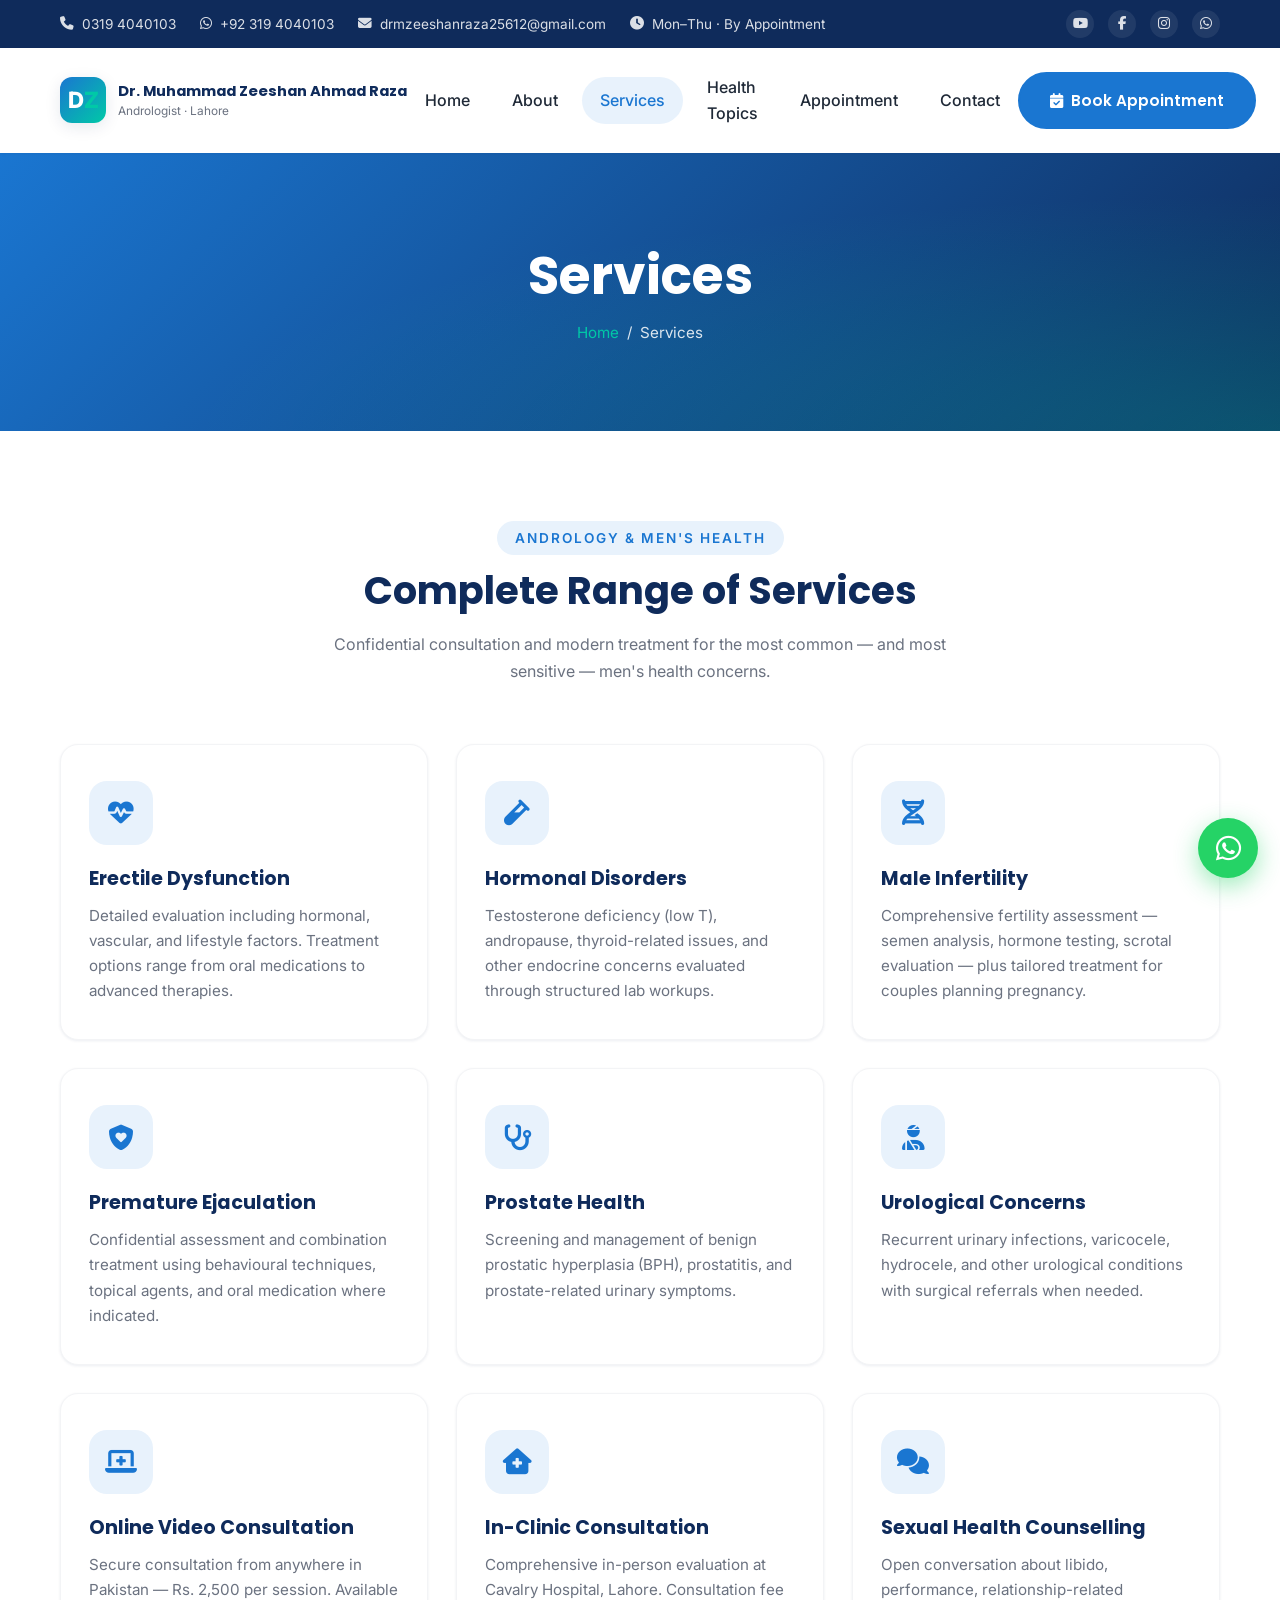
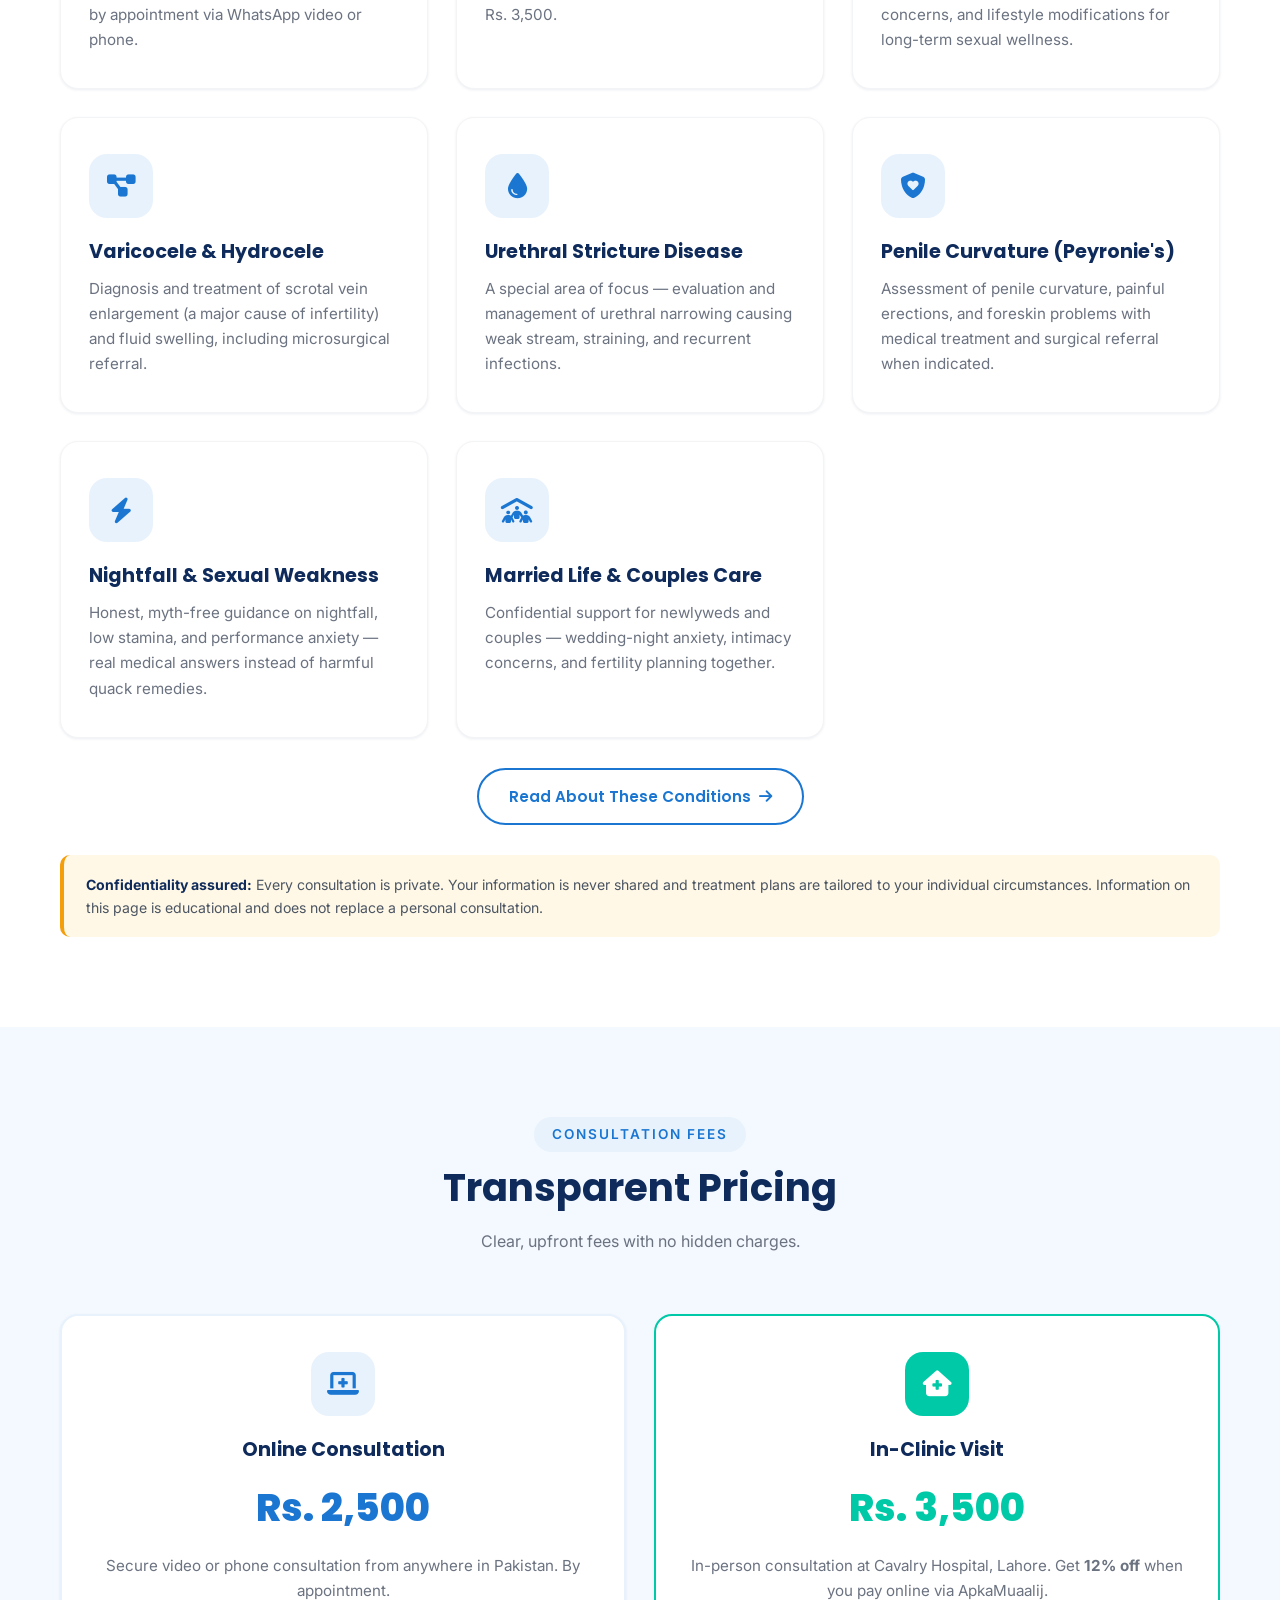
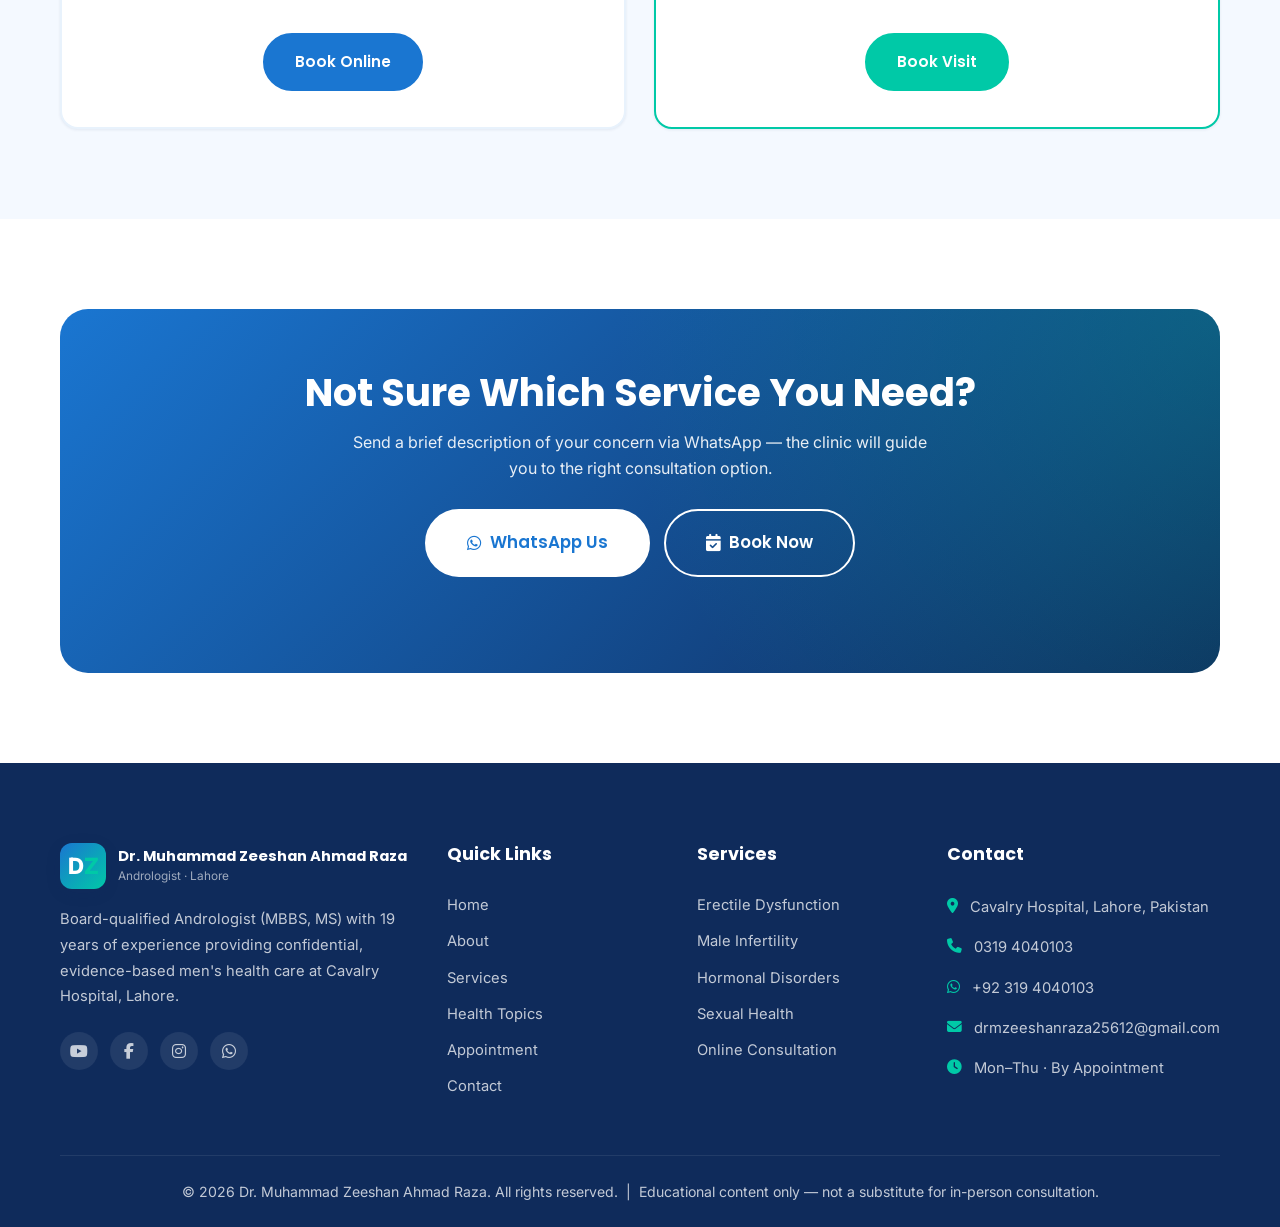
<file: services.html>
<!DOCTYPE html>
<html lang="en">
<head>
<meta charset="UTF-8" />
<meta name="viewport" content="width=device-width, initial-scale=1.0" />
<title>Services — Dr. Muhammad Zeeshan Ahmad Raza, Andrologist Lahore</title>
<meta name="description" content="Andrology and men's health services by Dr. Zeeshan Raza — erectile dysfunction, male infertility, hormonal disorders, prostate care, online consultation." />
<link rel="preconnect" href="https://fonts.googleapis.com" />
<link rel="preconnect" href="https://fonts.gstatic.com" crossorigin />
<link href="https://fonts.googleapis.com/css2?family=Poppins:wght@500;600;700;800&family=Inter:wght@400;500;600&display=swap" rel="stylesheet" />
<link rel="stylesheet" href="https://cdnjs.cloudflare.com/ajax/libs/font-awesome/6.5.1/css/all.min.css" />
<link rel="stylesheet" href="assets/css/style.css?v=20260630n" />
</head>
<body>
<div class="loader" id="pageLoader"><div class="jimu-primary-loading"></div></div>

<div class="topbar">
  <div class="container">
    <div class="topbar-info">
      <span><i class="fa-solid fa-phone"></i> 0319 4040103</span>
      <span><i class="fa-brands fa-whatsapp"></i> <a href="https://wa.me/923194040103" target="_blank" rel="noopener" style="color:inherit;">+92 319 4040103</a></span>
      <span><i class="fa-solid fa-envelope"></i> drmzeeshanraza25612@gmail.com</span>
      <span><i class="fa-solid fa-clock"></i> Mon–Thu · By Appointment</span>
    </div>
    <div class="topbar-social">
      <a href="https://www.youtube.com/@DrMuhammadZeeshanAhmedRaza" target="_blank" rel="noopener" aria-label="YouTube"><i class="fa-brands fa-youtube"></i></a>
      <a href="https://www.facebook.com/profile.php?id=61564807743817" target="_blank" rel="noopener" aria-label="Facebook"><i class="fa-brands fa-facebook-f"></i></a>
      <a href="https://www.instagram.com/drzeeshanahmadraza/" target="_blank" rel="noopener" aria-label="Instagram"><i class="fa-brands fa-instagram"></i></a>
      <a href="https://wa.me/923194040103" target="_blank" rel="noopener" aria-label="WhatsApp"><i class="fa-brands fa-whatsapp"></i></a>
    </div>
  </div>
</div>

<header class="header">
  <div class="container">
    <a href="index.html" class="logo">
      <span class="logo-icon">D<span style="color:var(--secondary);">Z</span></span>
      <span class="logo-text"><strong>Dr. Muhammad Zeeshan Ahmad Raza</strong><small>Andrologist · Lahore</small></span>
    </a>
    <nav>
      <ul class="nav-list">
        <li><a href="index.html">Home</a></li>
        <li><a href="about.html">About</a></li>
        <li><a href="services.html">Services</a></li>
        <li><a href="health-topics.html">Health Topics</a></li>
        <li><a href="appointment.html">Appointment</a></li>
        <li><a href="contact.html">Contact</a></li>
      </ul>
    </nav>
    <div class="nav-cta">
      <a href="appointment.html" class="btn btn-primary"><i class="fa-solid fa-calendar-check"></i> Book Appointment</a>
      <button class="menu-toggle" aria-label="Toggle menu" aria-expanded="false"><i class="fa-solid fa-bars"></i></button>
    </div>
  </div>
</header>

<section class="page-banner">
  <div class="container">
    <h1>Services</h1>
    <p class="breadcrumb"><a href="index.html">Home</a> &nbsp;/&nbsp; Services</p>
  </div>
</section>

<section class="section">
  <div class="container">
    <div class="section-head">
      <span class="eyebrow">Andrology &amp; Men's Health</span>
      <h2>Complete Range of Services</h2>
      <p>Confidential consultation and modern treatment for the most common — and most sensitive — men's health concerns.</p>
    </div>
    <div class="grid grid-3">
      <div class="service-card">
        <span class="icon"><i class="fa-solid fa-heart-pulse"></i></span>
        <h3>Erectile Dysfunction</h3>
        <p>Detailed evaluation including hormonal, vascular, and lifestyle factors. Treatment options range from oral medications to advanced therapies.</p>
      </div>
      <div class="service-card">
        <span class="icon"><i class="fa-solid fa-vial"></i></span>
        <h3>Hormonal Disorders</h3>
        <p>Testosterone deficiency (low T), andropause, thyroid-related issues, and other endocrine concerns evaluated through structured lab workups.</p>
      </div>
      <div class="service-card">
        <span class="icon"><i class="fa-solid fa-dna"></i></span>
        <h3>Male Infertility</h3>
        <p>Comprehensive fertility assessment — semen analysis, hormone testing, scrotal evaluation — plus tailored treatment for couples planning pregnancy.</p>
      </div>
      <div class="service-card">
        <span class="icon"><i class="fa-solid fa-shield-heart"></i></span>
        <h3>Premature Ejaculation</h3>
        <p>Confidential assessment and combination treatment using behavioural techniques, topical agents, and oral medication where indicated.</p>
      </div>
      <div class="service-card">
        <span class="icon"><i class="fa-solid fa-stethoscope"></i></span>
        <h3>Prostate Health</h3>
        <p>Screening and management of benign prostatic hyperplasia (BPH), prostatitis, and prostate-related urinary symptoms.</p>
      </div>
      <div class="service-card">
        <span class="icon"><i class="fa-solid fa-user-injured"></i></span>
        <h3>Urological Concerns</h3>
        <p>Recurrent urinary infections, varicocele, hydrocele, and other urological conditions with surgical referrals when needed.</p>
      </div>
      <div class="service-card">
        <span class="icon"><i class="fa-solid fa-laptop-medical"></i></span>
        <h3>Online Video Consultation</h3>
        <p>Secure consultation from anywhere in Pakistan — Rs. 2,500 per session. Available by appointment via WhatsApp video or phone.</p>
      </div>
      <div class="service-card">
        <span class="icon"><i class="fa-solid fa-house-medical"></i></span>
        <h3>In-Clinic Consultation</h3>
        <p>Comprehensive in-person evaluation at Cavalry Hospital, Lahore. Consultation fee Rs. 3,500.</p>
      </div>
      <div class="service-card">
        <span class="icon"><i class="fa-solid fa-comments"></i></span>
        <h3>Sexual Health Counselling</h3>
        <p>Open conversation about libido, performance, relationship-related concerns, and lifestyle modifications for long-term sexual wellness.</p>
      </div>
      <div class="service-card">
        <span class="icon"><i class="fa-solid fa-diagram-project"></i></span>
        <h3>Varicocele &amp; Hydrocele</h3>
        <p>Diagnosis and treatment of scrotal vein enlargement (a major cause of infertility) and fluid swelling, including microsurgical referral.</p>
      </div>
      <div class="service-card">
        <span class="icon"><i class="fa-solid fa-droplet"></i></span>
        <h3>Urethral Stricture Disease</h3>
        <p>A special area of focus — evaluation and management of urethral narrowing causing weak stream, straining, and recurrent infections.</p>
      </div>
      <div class="service-card">
        <span class="icon"><i class="fa-solid fa-shield-heart"></i></span>
        <h3>Penile Curvature (Peyronie's)</h3>
        <p>Assessment of penile curvature, painful erections, and foreskin problems with medical treatment and surgical referral when indicated.</p>
      </div>
      <div class="service-card">
        <span class="icon"><i class="fa-solid fa-bolt"></i></span>
        <h3>Nightfall &amp; Sexual Weakness</h3>
        <p>Honest, myth-free guidance on nightfall, low stamina, and performance anxiety — real medical answers instead of harmful quack remedies.</p>
      </div>
      <div class="service-card">
        <span class="icon"><i class="fa-solid fa-people-roof"></i></span>
        <h3>Married Life &amp; Couples Care</h3>
        <p>Confidential support for newlyweds and couples — wedding-night anxiety, intimacy concerns, and fertility planning together.</p>
      </div>
    </div>

    <div class="text-center mt-4">
      <a href="health-topics.html" class="btn btn-outline">Read About These Conditions <i class="fa-solid fa-arrow-right"></i></a>
    </div>

    <div class="disclaimer">
      <strong>Confidentiality assured:</strong> Every consultation is private. Your information is never shared and treatment plans are tailored to your individual circumstances. Information on this page is educational and does not replace a personal consultation.
    </div>
  </div>
</section>

<!-- Pricing -->
<section class="section bg-light">
  <div class="container">
    <div class="section-head">
      <span class="eyebrow">Consultation Fees</span>
      <h2>Transparent Pricing</h2>
      <p>Clear, upfront fees with no hidden charges.</p>
    </div>
    <div class="grid grid-2">
      <div class="service-card text-center" style="border:2px solid var(--primary-light);">
        <span class="icon" style="margin: 0 auto 22px;"><i class="fa-solid fa-laptop-medical"></i></span>
        <h3>Online Consultation</h3>
        <div style="font-family:'Poppins',sans-serif; font-size:2.4rem; font-weight:800; color: var(--primary); margin: 14px 0;">Rs. 2,500</div>
        <p>Secure video or phone consultation from anywhere in Pakistan. By appointment.</p>
        <a href="appointment.html" class="btn btn-primary mt-4">Book Online</a>
      </div>
      <div class="service-card text-center" style="border:2px solid var(--secondary);">
        <span class="icon" style="margin: 0 auto 22px; background: var(--secondary); color: var(--white);"><i class="fa-solid fa-house-medical"></i></span>
        <h3>In-Clinic Visit</h3>
        <div style="font-family:'Poppins',sans-serif; font-size:2.4rem; font-weight:800; color: var(--secondary); margin: 14px 0;">Rs. 3,500</div>
        <p>In-person consultation at Cavalry Hospital, Lahore. Get <strong>12% off</strong> when you pay online via ApkaMuaalij.</p>
        <a href="appointment.html" class="btn btn-secondary mt-4">Book Visit</a>
      </div>
    </div>
  </div>
</section>

<section class="section">
  <div class="container">
    <div class="cta-banner">
      <h2>Not Sure Which Service You Need?</h2>
      <p>Send a brief description of your concern via WhatsApp — the clinic will guide you to the right consultation option.</p>
      <div class="hero-actions" style="justify-content: center;">
        <a href="https://wa.me/923194040103" target="_blank" rel="noopener" class="btn btn-white btn-lg"><i class="fa-brands fa-whatsapp"></i> WhatsApp Us</a>
        <a href="appointment.html" class="btn btn-outline btn-lg" style="color:var(--white); border-color:var(--white);"><i class="fa-solid fa-calendar-check"></i> Book Now</a>
      </div>
    </div>
  </div>
</section>

<footer class="footer">
  <div class="container">
    <div class="footer-grid">
      <div class="footer-about">
        <a href="index.html" class="logo">
          <span class="logo-icon">D<span style="color:var(--secondary);">Z</span></span>
          <span class="logo-text"><strong>Dr. Muhammad Zeeshan Ahmad Raza</strong><small>Andrologist · Lahore</small></span>
        </a>
        <p>Board-qualified Andrologist (MBBS, MS) with 19 years of experience providing confidential, evidence-based men's health care at Cavalry Hospital, Lahore.</p>
        <div class="footer-social">
          <a href="https://www.youtube.com/@DrMuhammadZeeshanAhmedRaza" target="_blank" rel="noopener" aria-label="YouTube"><i class="fa-brands fa-youtube"></i></a>
          <a href="https://www.facebook.com/profile.php?id=61564807743817" target="_blank" rel="noopener" aria-label="Facebook"><i class="fa-brands fa-facebook-f"></i></a>
          <a href="https://www.instagram.com/drzeeshanahmadraza/" target="_blank" rel="noopener" aria-label="Instagram"><i class="fa-brands fa-instagram"></i></a>
          <a href="https://wa.me/923194040103" target="_blank" rel="noopener" aria-label="WhatsApp"><i class="fa-brands fa-whatsapp"></i></a>
        </div>
      </div>
      <div>
        <h4>Quick Links</h4>
        <ul class="footer-links">
          <li><a href="index.html">Home</a></li>
          <li><a href="about.html">About</a></li>
          <li><a href="services.html">Services</a></li>
          <li><a href="health-topics.html">Health Topics</a></li>
          <li><a href="appointment.html">Appointment</a></li>
          <li><a href="contact.html">Contact</a></li>
        </ul>
      </div>
      <div>
        <h4>Services</h4>
        <ul class="footer-links">
          <li><a href="services.html">Erectile Dysfunction</a></li>
          <li><a href="services.html">Male Infertility</a></li>
          <li><a href="services.html">Hormonal Disorders</a></li>
          <li><a href="services.html">Sexual Health</a></li>
          <li><a href="services.html">Online Consultation</a></li>
        </ul>
      </div>
      <div>
        <h4>Contact</h4>
        <ul class="footer-links footer-contact">
          <li><i class="fa-solid fa-location-dot"></i> Cavalry Hospital, Lahore, Pakistan</li>
          <li><i class="fa-solid fa-phone"></i> <a href="tel:03194040103">0319 4040103</a></li>
          <li><i class="fa-brands fa-whatsapp"></i> <a href="https://wa.me/923194040103" target="_blank" rel="noopener">+92 319 4040103</a></li>
          <li><i class="fa-solid fa-envelope"></i> <a href="mailto:drmzeeshanraza25612@gmail.com">drmzeeshanraza25612@gmail.com</a></li>
          <li><i class="fa-solid fa-clock"></i> Mon–Thu · By Appointment</li>
        </ul>
      </div>
    </div>
    <div class="footer-bottom">
      &copy; <span id="footer-year"></span> Dr. Muhammad Zeeshan Ahmad Raza. All rights reserved. &nbsp;|&nbsp;
      Educational content only — not a substitute for in-person consultation.
    </div>
  </div>
</footer>

<script src="assets/js/main.js?v=20260630n"></script>
</body>
</html>
</file>
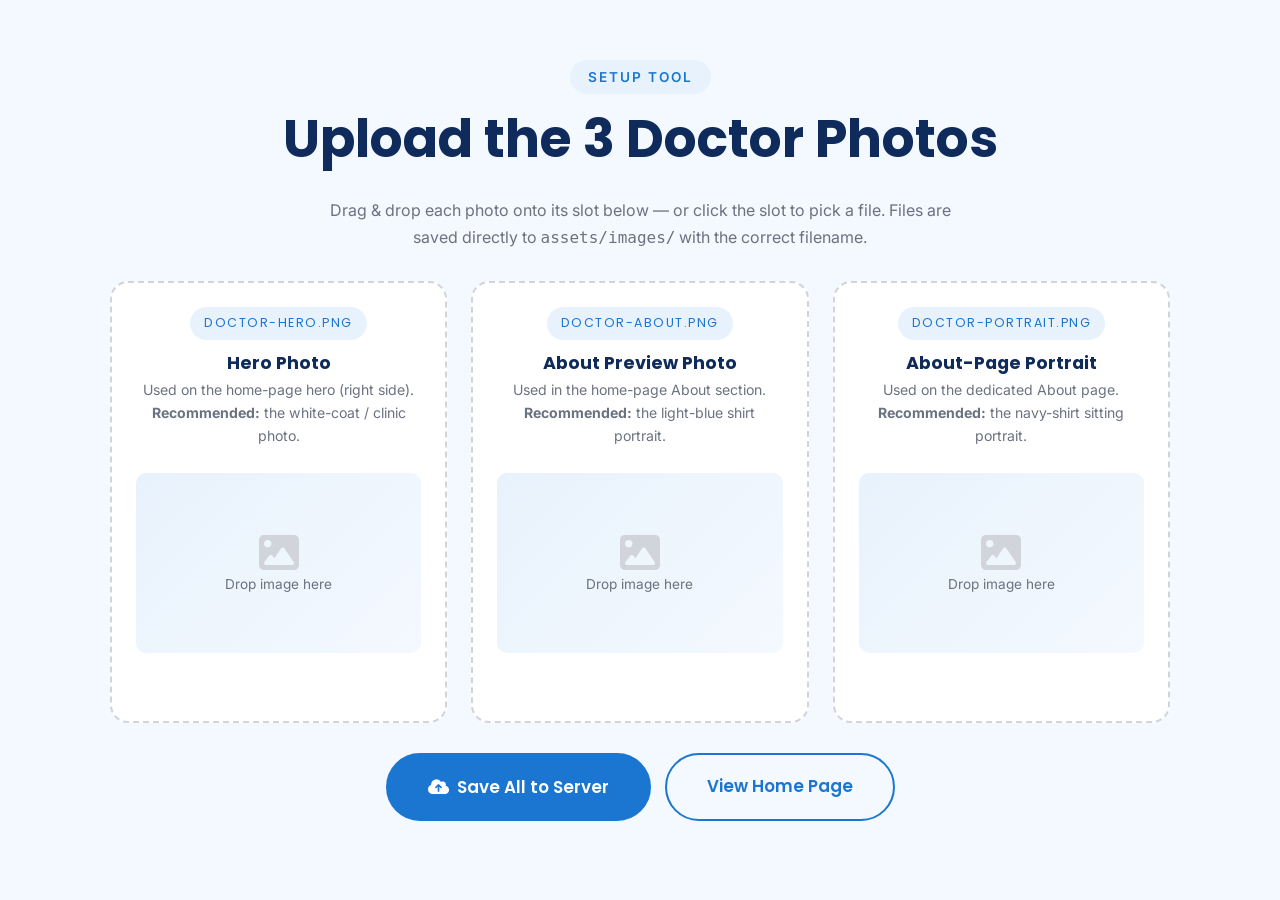
<file: upload.html>
<!DOCTYPE html>
<html lang="en">
<head>
<meta charset="UTF-8" />
<meta name="viewport" content="width=device-width, initial-scale=1.0" />
<title>Upload Doctor Photos — Dr. Zeeshan Raza website</title>
<link rel="preconnect" href="https://fonts.googleapis.com" />
<link rel="preconnect" href="https://fonts.gstatic.com" crossorigin />
<link href="https://fonts.googleapis.com/css2?family=Poppins:wght@500;600;700;800&family=Inter:wght@400;500;600&display=swap" rel="stylesheet" />
<link rel="stylesheet" href="https://cdnjs.cloudflare.com/ajax/libs/font-awesome/6.5.1/css/all.min.css" />
<link rel="stylesheet" href="assets/css/style.css" />
<style>
  body { background: var(--light); }
  .upload-wrap { max-width: 1100px; margin: 60px auto; padding: 0 20px; }
  .upload-grid { display: grid; grid-template-columns: repeat(3, 1fr); gap: 24px; margin-top: 30px; }
  @media (max-width: 900px) { .upload-grid { grid-template-columns: 1fr; } }
  .drop {
    background: var(--white);
    border: 2px dashed var(--gray-300);
    border-radius: var(--radius-lg);
    padding: 24px;
    text-align: center;
    transition: var(--transition);
    cursor: pointer;
    position: relative;
    min-height: 380px;
    display: flex;
    flex-direction: column;
  }
  .drop:hover, .drop.drag-over { border-color: var(--primary); background: var(--primary-light); }
  .drop.uploaded { border-color: var(--secondary); border-style: solid; background: #f0fdf9; }
  .drop input[type=file] { display: none; }
  .drop .target {
    font-family: 'Poppins', sans-serif;
    font-size: 0.78rem;
    letter-spacing: 1.5px;
    text-transform: uppercase;
    color: var(--primary);
    background: var(--primary-light);
    padding: 6px 14px;
    border-radius: 999px;
    display: inline-block;
    margin: 0 auto 12px;
  }
  .drop h3 { margin-bottom: 4px; font-size: 1.1rem; }
  .drop .desc { color: var(--gray-500); font-size: 0.88rem; margin-bottom: 14px; }
  .drop .preview {
    flex: 1;
    margin: 12px 0;
    border-radius: var(--radius-md);
    background: linear-gradient(135deg, var(--primary-light), var(--light));
    display: flex; align-items: center; justify-content: center;
    overflow: hidden;
    min-height: 180px;
  }
  .drop .preview img { max-width: 100%; max-height: 220px; object-fit: contain; border-radius: 8px; }
  .drop .preview .placeholder { color: var(--gray-500); font-size: 0.85rem; padding: 30px; }
  .drop .filename { font-family: 'Poppins', sans-serif; font-weight: 600; color: var(--dark); font-size: 0.85rem; margin-top: 8px; }
  .drop .status { font-size: 0.85rem; padding: 8px 12px; border-radius: 8px; margin-top: 8px; }
  .drop .status.ok { background: #d1fae5; color: #047857; }
  .drop .status.err { background: #fee2e2; color: #b91c1c; }
  .drop .status.pending { background: #fef3c7; color: #92400e; }
  .upload-actions { display: flex; gap: 14px; justify-content: center; margin-top: 30px; flex-wrap: wrap; }
  .saved-banner {
    background: linear-gradient(135deg, var(--secondary), #00a085);
    color: var(--white);
    padding: 18px 24px;
    border-radius: var(--radius-md);
    text-align: center;
    margin-top: 24px;
    display: none;
  }
  .saved-banner.show { display: block; }
  .saved-banner a { color: var(--white); text-decoration: underline; font-weight: 600; }
</style>
</head>
<body>

<div class="upload-wrap">
  <div class="section-head" style="margin-bottom: 10px;">
    <span class="eyebrow">Setup Tool</span>
    <h1>Upload the 3 Doctor Photos</h1>
    <p>Drag &amp; drop each photo onto its slot below — or click the slot to pick a file. Files are saved directly to <code>assets/images/</code> with the correct filename.</p>
  </div>

  <div class="upload-grid" id="grid">

    <div class="drop" data-key="hero">
      <span class="target">doctor-hero.png</span>
      <h3>Hero Photo</h3>
      <p class="desc">Used on the home-page hero (right side).<br /><strong>Recommended:</strong> the white-coat / clinic photo.</p>
      <div class="preview"><span class="placeholder"><i class="fa-solid fa-image" style="font-size:2.5rem; color: var(--gray-300);"></i><br />Drop image here</span></div>
      <div class="filename"></div>
      <div class="status"></div>
      <input type="file" accept="image/*" />
    </div>

    <div class="drop" data-key="about">
      <span class="target">doctor-about.png</span>
      <h3>About Preview Photo</h3>
      <p class="desc">Used in the home-page About section.<br /><strong>Recommended:</strong> the light-blue shirt portrait.</p>
      <div class="preview"><span class="placeholder"><i class="fa-solid fa-image" style="font-size:2.5rem; color: var(--gray-300);"></i><br />Drop image here</span></div>
      <div class="filename"></div>
      <div class="status"></div>
      <input type="file" accept="image/*" />
    </div>

    <div class="drop" data-key="portrait">
      <span class="target">doctor-portrait.png</span>
      <h3>About-Page Portrait</h3>
      <p class="desc">Used on the dedicated About page.<br /><strong>Recommended:</strong> the navy-shirt sitting portrait.</p>
      <div class="preview"><span class="placeholder"><i class="fa-solid fa-image" style="font-size:2.5rem; color: var(--gray-300);"></i><br />Drop image here</span></div>
      <div class="filename"></div>
      <div class="status"></div>
      <input type="file" accept="image/*" />
    </div>

  </div>

  <div class="upload-actions">
    <button id="uploadAll" class="btn btn-primary btn-lg"><i class="fa-solid fa-cloud-arrow-up"></i> Save All to Server</button>
    <a href="/" class="btn btn-outline btn-lg">View Home Page</a>
  </div>

  <div class="saved-banner" id="savedBanner">
    All photos saved! <a href="/?cb=1" id="viewSiteLink">Open the home page</a> to see them live.
  </div>
</div>

<script>
const targetMap = {
  hero: 'doctor-hero.png',
  about: 'doctor-about.png',
  portrait: 'doctor-portrait.png',
};

document.querySelectorAll('.drop').forEach(drop => {
  const input = drop.querySelector('input[type=file]');
  const preview = drop.querySelector('.preview');
  const filename = drop.querySelector('.filename');
  const status = drop.querySelector('.status');
  const key = drop.dataset.key;

  function loadFile(file) {
    if (!file || !file.type.startsWith('image/')) {
      status.textContent = 'Please drop an image file.';
      status.className = 'status err';
      return;
    }
    const reader = new FileReader();
    reader.onload = () => {
      preview.innerHTML = `<img src="${reader.result}" alt="" />`;
      filename.textContent = `${file.name} → ${targetMap[key]} (${(file.size/1024).toFixed(0)} KB)`;
      status.textContent = 'Ready to upload';
      status.className = 'status pending';
      drop._dataUrl = reader.result;
      drop._origName = file.name;
    };
    reader.readAsDataURL(file);
  }

  drop.addEventListener('click', (e) => {
    if (e.target.tagName === 'INPUT') return;
    input.click();
  });
  input.addEventListener('change', () => loadFile(input.files[0]));
  drop.addEventListener('dragover', (e) => { e.preventDefault(); drop.classList.add('drag-over'); });
  drop.addEventListener('dragleave', () => drop.classList.remove('drag-over'));
  drop.addEventListener('drop', (e) => {
    e.preventDefault();
    drop.classList.remove('drag-over');
    if (e.dataTransfer.files.length) loadFile(e.dataTransfer.files[0]);
  });
});

document.getElementById('uploadAll').addEventListener('click', async () => {
  const drops = document.querySelectorAll('.drop');
  const tasks = [];
  drops.forEach(drop => {
    if (!drop._dataUrl) return;
    const status = drop.querySelector('.status');
    const filename = targetMap[drop.dataset.key];
    const data = drop._dataUrl.split(',')[1];
    status.textContent = 'Uploading…';
    status.className = 'status pending';
    tasks.push(
      fetch('/upload', {
        method: 'POST',
        headers: { 'Content-Type': 'application/json' },
        body: JSON.stringify({ filename, data })
      }).then(r => r.json()).then(j => {
        if (j.ok) {
          status.textContent = `Saved as ${j.filename} (${(j.bytes/1024).toFixed(0)} KB)`;
          status.className = 'status ok';
          drop.classList.add('uploaded');
        } else {
          status.textContent = 'Upload failed: ' + (j.error || 'unknown');
          status.className = 'status err';
        }
      }).catch(err => {
        status.textContent = 'Network error: ' + err.message;
        status.className = 'status err';
      })
    );
  });
  if (tasks.length === 0) {
    alert('Drop at least one photo before clicking Save.');
    return;
  }
  await Promise.all(tasks);
  document.getElementById('savedBanner').classList.add('show');
});
</script>

</body>
</html>
</file>
<file: assets/css/style.css>
/* ==========================================================================
   Dr. Muhammad Zeeshan Ahmad Raza — Andrologist
   Mediplus-inspired theme
   ========================================================================== */

:root {
  --primary: #1A76D1;
  --primary-dark: #0d5fb3;
  --primary-light: #e8f2fc;
  --secondary: #00C9A7;
  --secondary-dark: #00a085;
  --dark: #0F2B5B;
  --gray-900: #1f2937;
  --gray-700: #4b5563;
  --gray-500: #6b7280;
  --gray-300: #d1d5db;
  --gray-100: #f3f4f6;
  --light: #F4F9FF;
  --white: #ffffff;
  --success: #10b981;
  --warning: #f59e0b;
  --danger: #ef4444;
  --shadow-sm: 0 1px 3px rgba(15, 43, 91, 0.08);
  --shadow-md: 0 4px 16px rgba(15, 43, 91, 0.10);
  --shadow-lg: 0 12px 32px rgba(15, 43, 91, 0.14);
  --radius-sm: 6px;
  --radius-md: 10px;
  --radius-lg: 18px;
  --radius-xl: 28px;
  --transition: all 0.3s ease;
  --container: 1200px;
}

* { margin: 0; padding: 0; box-sizing: border-box; }

html { scroll-behavior: smooth; }

body {
  font-family: 'Inter', system-ui, -apple-system, sans-serif;
  font-size: 16px;
  line-height: 1.65;
  color: var(--gray-700);
  background: var(--white);
  -webkit-font-smoothing: antialiased;
}

h1, h2, h3, h4, h5, h6 {
  font-family: 'Poppins', sans-serif;
  font-weight: 700;
  color: var(--dark);
  line-height: 1.25;
  margin-bottom: 0.5em;
}

h1 { font-size: clamp(2rem, 4.5vw, 3.25rem); }
h2 { font-size: clamp(1.6rem, 3vw, 2.4rem); }
h3 { font-size: 1.4rem; }
h4 { font-size: 1.15rem; }

p { margin-bottom: 1rem; }

a { color: var(--primary); text-decoration: none; transition: var(--transition); }
a:hover { color: var(--primary-dark); }

img { max-width: 100%; display: block; }

.container {
  max-width: var(--container);
  margin: 0 auto;
  padding: 0 20px;
}

.section { padding: 90px 0; }
.section-sm { padding: 60px 0; }
.bg-light { background: var(--light); }
.bg-primary { background: var(--primary); color: var(--white); }
.bg-dark { background: var(--dark); color: var(--white); }

.text-center { text-align: center; }
.text-primary { color: var(--primary); }
.text-secondary { color: var(--secondary); }
.text-white { color: var(--white); }

/* Section heading */
.section-head { text-align: center; margin-bottom: 60px; }
.section-head .eyebrow {
  display: inline-block;
  color: var(--primary);
  font-weight: 600;
  font-size: 0.85rem;
  letter-spacing: 2px;
  text-transform: uppercase;
  margin-bottom: 12px;
  padding: 6px 18px;
  background: var(--primary-light);
  border-radius: 999px;
}
.section-head h2 { margin-bottom: 16px; }
.section-head p { max-width: 640px; margin: 0 auto; color: var(--gray-500); }

/* Buttons */
.btn {
  display: inline-flex;
  align-items: center;
  justify-content: center;
  gap: 8px;
  padding: 14px 30px;
  font-family: 'Poppins', sans-serif;
  font-weight: 600;
  font-size: 0.95rem;
  border-radius: 999px;
  border: 2px solid transparent;
  cursor: pointer;
  transition: var(--transition);
  text-align: center;
  white-space: nowrap;
}
.btn-primary { background: var(--primary); color: var(--white); border-color: var(--primary); }
.btn-primary:hover { background: var(--primary-dark); border-color: var(--primary-dark); color: var(--white); transform: translateY(-2px); box-shadow: var(--shadow-md); }
.btn-secondary { background: var(--secondary); color: var(--white); border-color: var(--secondary); }
.btn-secondary:hover { background: var(--secondary-dark); border-color: var(--secondary-dark); color: var(--white); transform: translateY(-2px); }
.btn-outline { background: transparent; color: var(--primary); border-color: var(--primary); }
.btn-outline:hover { background: var(--primary); color: var(--white); }
.btn-outline-yt { background: transparent; color: #c40000; border-color: #c40000; }
.btn-outline-yt:hover { background: #c40000; color: var(--white); border-color: #c40000; transform: translateY(-2px); box-shadow: 0 8px 22px rgba(196,0,0,0.32); }
.btn-white { background: var(--white); color: var(--primary); border-color: var(--white); }
.btn-white:hover { background: transparent; color: var(--white); border-color: var(--white); }
.btn-lg { padding: 18px 40px; font-size: 1.05rem; }

/* Top bar */
.topbar {
  background: var(--dark);
  color: rgba(255,255,255,0.85);
  font-size: 0.85rem;
  padding: 10px 0;
}
.topbar .container { display: flex; justify-content: space-between; align-items: center; flex-wrap: wrap; gap: 12px; }
.topbar a { color: rgba(255,255,255,0.85); }
.topbar a:hover { color: var(--secondary); }
.topbar-info { display: flex; gap: 24px; flex-wrap: wrap; }
.topbar-info span { display: inline-flex; align-items: center; gap: 8px; }
.topbar-social { display: flex; gap: 14px; }
.topbar-social a { width: 28px; height: 28px; display: inline-flex; align-items: center; justify-content: center; border-radius: 50%; background: rgba(255,255,255,0.08); }
.topbar-social a:hover { background: var(--primary); color: var(--white); }

/* Header / Nav */
.header {
  background: var(--white);
  box-shadow: var(--shadow-sm);
  position: sticky;
  top: 0;
  z-index: 100;
}
.header .container { display: flex; justify-content: space-between; align-items: center; padding-top: 16px; padding-bottom: 16px; }

.logo { display: flex; align-items: center; gap: 12px; }
.logo-icon {
  width: 46px; height: 46px;
  background: linear-gradient(135deg, var(--primary), var(--secondary));
  color: var(--white);
  border-radius: 12px;
  display: inline-flex; align-items: center; justify-content: center;
  font-size: 1.4rem;
  font-weight: 800;
  box-shadow: var(--shadow-md);
}
.logo-text { line-height: 1.15; }
.logo-text strong { color: var(--dark); font-family: 'Poppins', sans-serif; font-size: 0.92rem; display: block; white-space: nowrap; }
.logo-text small { color: var(--gray-500); font-size: 0.74rem; }
@media (max-width: 1100px) {
  .logo-text strong { font-size: 0.82rem; }
}
@media (max-width: 768px) {
  .logo-text strong { font-size: 0.78rem; white-space: normal; line-height: 1.1; }
  .logo-text small { font-size: 0.7rem; }
}

.nav-list { display: flex; align-items: center; gap: 6px; list-style: none; }
.nav-list a {
  display: block;
  padding: 10px 18px;
  font-weight: 500;
  color: var(--gray-900);
  border-radius: 999px;
}
.nav-list a:hover, .nav-list a.active { background: var(--primary-light); color: var(--primary); }

.nav-cta { display: flex; align-items: center; gap: 14px; }

.menu-toggle { display: none; background: none; border: none; font-size: 1.5rem; color: var(--dark); cursor: pointer; }

/* Hero */
.hero {
  background: linear-gradient(135deg, #f4f9ff 0%, #e8f2fc 100%);
  padding: 80px 0 100px;
  position: relative;
  overflow: hidden;
}
.hero::before {
  content: '';
  position: absolute;
  top: -100px; right: -100px;
  width: 400px; height: 400px;
  background: radial-gradient(circle, rgba(0,201,167,0.15), transparent 70%);
  border-radius: 50%;
}
.hero .container { display: grid; grid-template-columns: 1.1fr 1fr; gap: 60px; align-items: center; position: relative; z-index: 1; }
.hero .eyebrow {
  display: inline-block;
  color: var(--primary);
  font-weight: 600;
  font-size: 0.9rem;
  letter-spacing: 1.5px;
  text-transform: uppercase;
  margin-bottom: 18px;
  padding: 8px 20px;
  background: var(--white);
  border-radius: 999px;
  box-shadow: var(--shadow-sm);
}
.hero h1 { margin-bottom: 20px; }
.hero h1 span { color: var(--primary); }
.hero p.lead { font-size: 1.1rem; color: var(--gray-700); margin-bottom: 32px; max-width: 560px; }
.hero-actions { display: flex; gap: 14px; flex-wrap: wrap; margin-bottom: 36px; }
.hero-meta { display: flex; gap: 24px; flex-wrap: wrap; }
.hero-meta-item { display: flex; align-items: center; gap: 12px; }
.hero-meta-item .icon {
  width: 44px; height: 44px;
  background: var(--white);
  color: var(--primary);
  border-radius: 12px;
  display: inline-flex; align-items: center; justify-content: center;
  font-size: 1.2rem;
  box-shadow: var(--shadow-sm);
}
.hero-meta-item strong { display: block; color: var(--dark); font-family: 'Poppins', sans-serif; }
.hero-meta-item small { color: var(--gray-500); font-size: 0.85rem; }

.hero-image {
  position: relative;
  display: flex; justify-content: center;
}
.hero-image .image-wrap {
  width: 100%;
  max-width: 460px;
  aspect-ratio: 4/5;
  border-radius: 30px 30px 200px 30px;
  background: linear-gradient(135deg, var(--primary), var(--secondary));
  display: flex; align-items: flex-end; justify-content: center;
  position: relative;
  box-shadow: var(--shadow-lg);
  overflow: hidden;
}
.hero-image .image-wrap .placeholder {
  font-family: 'Poppins', sans-serif;
  font-size: 7rem;
  font-weight: 800;
  color: rgba(255,255,255,0.95);
  text-shadow: 0 4px 20px rgba(0,0,0,0.2);
  margin-bottom: 30px;
}
.hero-image .image-wrap img {
  position: absolute;
  bottom: 0; left: 50%;
  transform: translateX(-50%);
  max-height: 100%;
  max-width: 100%;
  width: auto;
  height: auto;
  z-index: 2;
  object-fit: contain;
  object-position: bottom;
}
.hero-image .image-wrap:has(img) .placeholder { display: none; }

/* White-text credentials tagline overlaid on the gradient at top of the bubble */
.image-tagline {
  position: absolute;
  top: 22px;
  right: 22px;
  text-align: right;
  color: var(--white);
  z-index: 3;
  pointer-events: none;
  max-width: 60%;
}
.image-tagline i {
  display: inline-block;
  color: rgba(255, 255, 255, 0.95);
  font-size: 1.2rem;
  margin-bottom: 6px;
  filter: drop-shadow(0 2px 6px rgba(0, 0, 0, 0.25));
}
.image-tagline strong {
  font-family: 'Poppins', sans-serif;
  font-size: 1.35rem;
  font-weight: 700;
  line-height: 1.15;
  display: block;
  letter-spacing: 0.3px;
  text-shadow: 0 2px 12px rgba(0, 0, 0, 0.35);
}
.image-tagline span {
  font-size: 0.78rem;
  letter-spacing: 1.4px;
  text-transform: uppercase;
  font-weight: 500;
  opacity: 0.92;
  display: block;
  margin-top: 4px;
  text-shadow: 0 1px 6px rgba(0, 0, 0, 0.3);
}
@media (max-width: 768px) {
  .image-tagline { top: 14px; right: 14px; max-width: 65%; }
  .image-tagline strong { font-size: 1.05rem; }
  .image-tagline span { font-size: 0.68rem; letter-spacing: 1px; }
  .image-tagline i { font-size: 1rem; }
}

.hero-card {
  position: absolute;
  background: rgba(255, 255, 255, 0.96);
  backdrop-filter: blur(8px);
  -webkit-backdrop-filter: blur(8px);
  padding: 14px 20px;
  border-radius: var(--radius-md);
  box-shadow: 0 18px 40px rgba(15, 43, 91, 0.22);
  display: flex; align-items: center; gap: 12px;
  white-space: nowrap;
  z-index: 5;
  transition: transform 0.4s ease;
  border: 1px solid rgba(255, 255, 255, 0.7);
}
.hero-card:hover { transform: translateY(-3px); }
.hero-card .icon {
  width: 44px; height: 44px;
  background: var(--primary-light); color: var(--primary);
  border-radius: 50%;
  display: inline-flex; align-items: center; justify-content: center;
  font-size: 1.2rem;
  flex-shrink: 0;
}
.hero-card strong { display: block; color: var(--dark); font-family: 'Poppins', sans-serif; font-size: 0.95rem; }
.hero-card small { color: var(--gray-500); font-size: 0.78rem; }
.hero-card.card-1 { top: 9%; left: -2%; }
.hero-card.card-2 { bottom: 12%; right: 4%; }

/* Page banner */
.page-banner {
  background: linear-gradient(135deg, var(--primary), var(--dark));
  color: var(--white);
  padding: 90px 0 70px;
  text-align: center;
  position: relative;
  overflow: hidden;
}
.page-banner::before {
  content: '';
  position: absolute;
  inset: 0;
  background: radial-gradient(ellipse at bottom right, rgba(0,201,167,0.25), transparent 60%);
}
.page-banner h1 { color: var(--white); margin-bottom: 12px; position: relative; }
.page-banner .breadcrumb { position: relative; color: rgba(255,255,255,0.85); font-size: 0.95rem; }
.page-banner .breadcrumb a { color: var(--secondary); }

/* Cards / Services */
.grid { display: grid; gap: 28px; }
.grid-2 { grid-template-columns: repeat(2, 1fr); }
.grid-3 { grid-template-columns: repeat(3, 1fr); }
.grid-4 { grid-template-columns: repeat(4, 1fr); }

.service-card {
  background: var(--white);
  padding: 36px 28px;
  border-radius: var(--radius-lg);
  box-shadow: var(--shadow-sm);
  border: 1px solid var(--gray-100);
  transition: var(--transition);
  position: relative;
  overflow: hidden;
}
.service-card::before {
  content: '';
  position: absolute;
  top: 0; left: 0; right: 0;
  height: 4px;
  background: linear-gradient(90deg, var(--primary), var(--secondary));
  transform: scaleX(0);
  transform-origin: left;
  transition: var(--transition);
}
.service-card:hover { transform: translateY(-6px); box-shadow: var(--shadow-lg); border-color: var(--primary-light); }
.service-card:hover::before { transform: scaleX(1); }
.service-card .icon {
  width: 64px; height: 64px;
  background: var(--primary-light); color: var(--primary);
  border-radius: 18px;
  display: inline-flex; align-items: center; justify-content: center;
  font-size: 1.6rem;
  margin-bottom: 22px;
  transition: var(--transition);
}
.service-card:hover .icon { background: var(--primary); color: var(--white); }
.service-card h3 { font-size: 1.2rem; margin-bottom: 12px; }
.service-card p { color: var(--gray-500); font-size: 0.95rem; margin-bottom: 0; }

/* Stats */
.stats { background: linear-gradient(135deg, var(--primary), var(--dark)); color: var(--white); }
.stats .grid { gap: 30px; }
.stat-item { text-align: center; padding: 20px; }
.stat-item .num {
  font-family: 'Poppins', sans-serif;
  font-size: 3rem;
  font-weight: 800;
  color: var(--secondary);
  line-height: 1;
  margin-bottom: 8px;
}
.stat-item .label { color: rgba(255,255,255,0.9); font-size: 0.95rem; }

/* About preview */
.about-preview .container { display: grid; grid-template-columns: 1fr 1.1fr; gap: 60px; align-items: center; }
.about-preview .image-side {
  position: relative;
  border-radius: 30px;
  overflow: hidden;
  aspect-ratio: 1/1;
  background: linear-gradient(135deg, var(--primary-light), var(--light));
  display: flex; align-items: flex-end; justify-content: center;
}
.about-preview .image-side > img {
  width: 100%;
  height: 100%;
  object-fit: cover;
  object-position: top center;
  display: block;
}
.about-preview .image-side .badge {
  position: absolute;
  bottom: 30px; left: 30px;
  background: var(--white);
  padding: 16px 22px;
  border-radius: var(--radius-md);
  box-shadow: var(--shadow-lg);
  display: flex; align-items: center; gap: 14px;
}
.about-preview .image-side .badge .num {
  font-family: 'Poppins', sans-serif;
  font-size: 2rem;
  font-weight: 800;
  color: var(--primary);
  line-height: 1;
}
.about-preview .image-side .badge small { color: var(--gray-500); }

.feature-list { list-style: none; margin: 28px 0; }
.feature-list li { padding: 10px 0 10px 36px; position: relative; color: var(--gray-700); }
.feature-list li::before {
  content: '\f00c';
  font-family: 'Font Awesome 6 Free';
  font-weight: 900;
  position: absolute;
  left: 0; top: 12px;
  width: 24px; height: 24px;
  background: var(--primary-light); color: var(--primary);
  border-radius: 50%;
  display: inline-flex; align-items: center; justify-content: center;
  font-size: 0.7rem;
}

/* Why choose us */
.why-card {
  display: flex; gap: 20px;
  padding: 24px;
  border-radius: var(--radius-lg);
  background: var(--white);
  border: 1px solid var(--gray-100);
  transition: var(--transition);
}
.why-card:hover { box-shadow: var(--shadow-md); border-color: var(--primary-light); }
.why-card .icon {
  flex-shrink: 0;
  width: 56px; height: 56px;
  background: var(--primary-light); color: var(--primary);
  border-radius: 14px;
  display: inline-flex; align-items: center; justify-content: center;
  font-size: 1.4rem;
}
.why-card h3 { font-size: 1.1rem; margin-bottom: 8px; }
.why-card p { font-size: 0.92rem; color: var(--gray-500); margin-bottom: 0; }

/* Forms */
.form-group { margin-bottom: 20px; }
.form-label { display: block; font-weight: 500; color: var(--dark); margin-bottom: 8px; font-size: 0.92rem; }
.form-control, .form-select, textarea.form-control {
  width: 100%;
  padding: 14px 18px;
  font-family: inherit;
  font-size: 0.95rem;
  border: 1.5px solid var(--gray-300);
  border-radius: var(--radius-md);
  background: var(--white);
  color: var(--gray-900);
  transition: var(--transition);
}
.form-control:focus, .form-select:focus, textarea.form-control:focus {
  outline: none;
  border-color: var(--primary);
  box-shadow: 0 0 0 4px rgba(26,118,209,0.12);
}
textarea.form-control { resize: vertical; min-height: 130px; }

.appointment-form {
  background: var(--white);
  padding: 40px;
  border-radius: var(--radius-lg);
  box-shadow: var(--shadow-lg);
}
.form-row { display: grid; grid-template-columns: 1fr 1fr; gap: 20px; }

/* Testimonials */
.testimonial-card {
  background: var(--white);
  padding: 32px;
  border-radius: var(--radius-lg);
  box-shadow: var(--shadow-sm);
  border: 1px solid var(--gray-100);
  position: relative;
}
.testimonial-card::before {
  content: '\201C';
  position: absolute;
  top: 16px; right: 24px;
  font-family: 'Poppins', serif;
  font-size: 5rem;
  color: var(--primary-light);
  line-height: 1;
}
.testimonial-card p { font-style: italic; color: var(--gray-700); margin-bottom: 22px; position: relative; z-index: 1; }
.testimonial-card .author { display: flex; align-items: center; gap: 14px; }
.testimonial-card .author .avatar {
  width: 50px; height: 50px;
  border-radius: 50%;
  background: linear-gradient(135deg, var(--primary), var(--secondary));
  color: var(--white);
  display: inline-flex; align-items: center; justify-content: center;
  font-family: 'Poppins', sans-serif;
  font-weight: 700;
}
.testimonial-card .author strong { color: var(--dark); font-family: 'Poppins', sans-serif; display: block; }
.testimonial-card .author small { color: var(--gray-500); font-size: 0.85rem; }
.testimonial-card .stars { color: #f59e0b; margin-bottom: 14px; }

/* Contact info card */
.contact-info-card {
  display: flex;
  flex-direction: column;
  align-items: center;
  text-align: center;
  padding: 38px 22px 32px;
  background: var(--white);
  border-radius: var(--radius-lg);
  box-shadow: var(--shadow-sm);
  border: 1px solid var(--gray-100);
  transition: background 0.4s ease, transform 0.4s ease, box-shadow 0.4s ease, border-color 0.4s ease;
  position: relative;
  overflow: hidden;
  min-height: 280px;
}
.contact-info-card::before {
  content: '';
  position: absolute;
  inset: 0;
  background: linear-gradient(135deg, var(--primary) 0%, var(--primary-dark) 100%);
  opacity: 0;
  transition: opacity 0.4s ease;
  z-index: 0;
}
.contact-info-card > * { position: relative; z-index: 1; }
.contact-info-card .icon {
  width: 68px; height: 68px;
  background: linear-gradient(135deg, var(--primary), var(--secondary));
  color: var(--white);
  border-radius: 18px;
  display: inline-flex; align-items: center; justify-content: center;
  font-size: 1.5rem;
  margin-bottom: 20px;
  transition: background 0.4s ease, color 0.4s ease, transform 0.4s ease;
}
.contact-info-card h4 {
  font-size: 1.05rem;
  margin-bottom: 12px;
  color: var(--dark);
  transition: color 0.4s ease;
}
.contact-info-card .info-body {
  margin-top: auto;
  width: 100%;
}
.contact-info-card .info-body p,
.contact-info-card .info-body a {
  color: var(--gray-500);
  font-size: 0.95rem;
  margin: 0;
  line-height: 1.65;
  word-break: break-word;
  transition: color 0.4s ease;
}
.contact-info-card .info-body a:hover { text-decoration: underline; }
.contact-info-card .info-body small {
  color: var(--gray-500);
  font-size: 0.82rem;
  display: block;
  margin-top: 6px;
  transition: color 0.4s ease;
}
.contact-info-card:hover {
  transform: translateY(-10px);
  box-shadow: 0 22px 48px rgba(26, 118, 209, 0.35);
  border-color: var(--primary);
}
.contact-info-card:hover::before { opacity: 1; }
.contact-info-card:hover h4,
.contact-info-card:hover .info-body p,
.contact-info-card:hover .info-body a,
.contact-info-card:hover .info-body small { color: var(--white); }
.contact-info-card:hover .icon {
  background: var(--white);
  color: var(--primary);
  transform: scale(1.1) rotate(-4deg);
}

/* CTA banner */
.cta-banner {
  background: linear-gradient(135deg, var(--primary), var(--dark));
  color: var(--white);
  padding: 60px 50px;
  border-radius: var(--radius-xl);
  text-align: center;
  position: relative;
  overflow: hidden;
}
.cta-banner::before {
  content: '';
  position: absolute;
  inset: 0;
  background: radial-gradient(circle at top right, rgba(0,201,167,0.25), transparent 50%);
}
.cta-banner > * { position: relative; }
.cta-banner h2 { color: var(--white); margin-bottom: 12px; }
.cta-banner p { color: rgba(255,255,255,0.9); margin-bottom: 28px; max-width: 600px; margin-left: auto; margin-right: auto; }

/* Footer */
.footer {
  background: var(--dark);
  color: rgba(255,255,255,0.75);
  padding: 80px 0 0;
}
.footer h4 { color: var(--white); font-size: 1.1rem; margin-bottom: 22px; }
.footer a { color: rgba(255,255,255,0.75); }
.footer a:hover { color: var(--secondary); }
.footer-grid { display: grid; grid-template-columns: 1.5fr 1fr 1fr 1.2fr; gap: 40px; padding-bottom: 50px; }
.footer-about p { font-size: 0.92rem; line-height: 1.75; margin: 18px 0 22px; }
.footer-about .logo .logo-text strong { color: var(--white); }
.footer-about .logo .logo-text small { color: rgba(255,255,255,0.6); }
.footer-links { list-style: none; }
.footer-links li { padding: 6px 0; font-size: 0.92rem; }
.footer-contact li { display: flex; gap: 12px; padding: 8px 0; font-size: 0.92rem; align-items: flex-start; }
.footer-contact i { color: var(--secondary); margin-top: 4px; }
.footer-social { display: flex; gap: 12px; margin-top: 8px; }
.footer-social a {
  width: 38px; height: 38px;
  background: rgba(255,255,255,0.08);
  border-radius: 50%;
  display: inline-flex; align-items: center; justify-content: center;
}
.footer-social a:hover { background: var(--primary); color: var(--white); }
.footer-bottom { border-top: 1px solid rgba(255,255,255,0.08); padding: 24px 0; text-align: center; font-size: 0.88rem; }

/* Schedule list */
.schedule-list { list-style: none; }
.schedule-list li {
  display: flex; justify-content: space-between;
  padding: 14px 0;
  border-bottom: 1px dashed var(--gray-300);
  font-size: 0.95rem;
}
.schedule-list li:last-child { border: none; }
.schedule-list .day { color: var(--dark); font-weight: 600; }
.schedule-list .time { color: var(--primary); font-weight: 600; }
.schedule-list .closed { color: var(--danger); }

/* Map */
.map-wrap { border-radius: var(--radius-lg); overflow: hidden; box-shadow: var(--shadow-md); height: 100%; min-height: 420px; }
.map-wrap iframe { width: 100%; height: 100%; border: 0; display: block; }

/* Disclaimer */
.disclaimer {
  background: #fff8e6;
  border-left: 4px solid var(--warning);
  padding: 18px 22px;
  border-radius: var(--radius-md);
  font-size: 0.88rem;
  color: var(--gray-700);
  margin-top: 30px;
}
.disclaimer strong { color: var(--dark); }

/* Success Story (video card) */
.success-story { position: relative; }
.success-story .container { display: grid; grid-template-columns: 1.1fr 1fr; gap: 60px; align-items: center; }
.video-card {
  position: relative;
  border-radius: var(--radius-xl);
  overflow: hidden;
  box-shadow: var(--shadow-lg);
  aspect-ratio: 16 / 9;
  cursor: pointer;
  display: block;
  background: var(--dark);
}
.video-card img { width: 100%; height: 100%; object-fit: cover; transition: transform 0.6s ease; }
.video-card:hover img { transform: scale(1.04); }
.video-card .play-overlay {
  position: absolute;
  inset: 0;
  background: linear-gradient(135deg, rgba(15,43,91,0.15) 0%, rgba(15,43,91,0.45) 100%);
  display: flex; align-items: center; justify-content: center;
  transition: var(--transition);
}
.video-card:hover .play-overlay { background: linear-gradient(135deg, rgba(15,43,91,0.10) 0%, rgba(15,43,91,0.30) 100%); }
.video-card .play-btn {
  width: 90px; height: 90px;
  background: rgba(255,255,255,0.95);
  border-radius: 50%;
  display: flex; align-items: center; justify-content: center;
  font-size: 2rem;
  color: var(--primary);
  box-shadow: 0 12px 30px rgba(0,0,0,0.3);
  transition: var(--transition);
  position: relative;
}
.video-card .play-btn::after {
  content: '';
  position: absolute;
  inset: -10px;
  border-radius: 50%;
  border: 3px solid rgba(255,255,255,0.6);
  animation: pulse 2s infinite;
}
.video-card:hover .play-btn { background: var(--primary); color: var(--white); transform: scale(1.08); }
@keyframes pulse {
  0%, 100% { transform: scale(1); opacity: 0.7; }
  50% { transform: scale(1.15); opacity: 0; }
}
.video-card .video-badge {
  position: absolute;
  top: 18px; left: 18px;
  background: var(--danger);
  color: var(--white);
  padding: 6px 14px;
  border-radius: 999px;
  font-family: 'Poppins', sans-serif;
  font-weight: 600;
  font-size: 0.78rem;
  letter-spacing: 1px;
  text-transform: uppercase;
  display: inline-flex; align-items: center; gap: 6px;
  box-shadow: var(--shadow-md);
  z-index: 2;
}
.video-card .video-title {
  position: absolute;
  bottom: 0; left: 0; right: 0;
  padding: 28px 24px 22px;
  background: linear-gradient(180deg, transparent 0%, rgba(15,43,91,0.85) 100%);
  color: var(--white);
  font-family: 'Poppins', sans-serif;
  font-weight: 700;
  font-size: 1.1rem;
  z-index: 2;
}

/* YouTube Channel showcase */
.youtube-showcase {
  background: linear-gradient(135deg, #ff0000 0%, #c40000 100%);
  color: var(--white);
  padding: 70px 60px;
  border-radius: var(--radius-xl);
  position: relative;
  overflow: hidden;
}
.youtube-showcase::before {
  content: '\f167';
  font-family: 'Font Awesome 6 Brands';
  position: absolute;
  top: -40px; right: -30px;
  font-size: 22rem;
  color: rgba(255,255,255,0.08);
  line-height: 1;
}
.youtube-showcase .container-flex {
  position: relative;
  display: grid;
  grid-template-columns: 1.3fr 1fr;
  gap: 50px;
  align-items: center;
}
.youtube-showcase .eyebrow {
  display: inline-flex; align-items: center; gap: 8px;
  color: var(--white);
  background: rgba(0,0,0,0.25);
  padding: 8px 18px;
  border-radius: 999px;
  font-size: 0.82rem;
  font-weight: 600;
  letter-spacing: 1.5px;
  text-transform: uppercase;
  margin-bottom: 16px;
}
.youtube-showcase h2 { color: var(--white); margin-bottom: 14px; }
.youtube-showcase p.lead { color: rgba(255,255,255,0.92); font-size: 1.05rem; margin-bottom: 28px; max-width: 520px; }
.youtube-showcase .yt-stats { display: flex; gap: 28px; margin-bottom: 30px; flex-wrap: wrap; }
.youtube-showcase .yt-stat strong {
  display: block;
  font-family: 'Poppins', sans-serif;
  font-size: 1.8rem;
  font-weight: 800;
  line-height: 1;
  margin-bottom: 4px;
  color: var(--white);
}
.youtube-showcase .yt-stat small { color: rgba(255,255,255,0.85); font-size: 0.85rem; }
.youtube-showcase .yt-actions { display: flex; gap: 14px; flex-wrap: wrap; }
.youtube-showcase .btn-yt {
  background: var(--white);
  color: #c40000;
  border: 2px solid var(--white);
}
.youtube-showcase .btn-yt:hover { background: transparent; color: var(--white); transform: translateY(-2px); }
.youtube-showcase .btn-yt-outline {
  background: transparent;
  color: var(--white);
  border: 2px solid rgba(255,255,255,0.6);
}
.youtube-showcase .btn-yt-outline:hover { background: var(--white); color: #c40000; border-color: var(--white); }
.youtube-showcase .channel-card {
  background: rgba(0,0,0,0.25);
  backdrop-filter: blur(8px);
  border: 1px solid rgba(255,255,255,0.15);
  border-radius: var(--radius-lg);
  padding: 30px 28px;
  text-align: center;
  position: relative;
  z-index: 2;
}
.youtube-showcase .channel-card .yt-logo {
  width: 80px; height: 80px;
  background: var(--white);
  color: #ff0000;
  border-radius: 50%;
  display: inline-flex; align-items: center; justify-content: center;
  font-size: 2.6rem;
  margin: 0 auto 16px;
  box-shadow: 0 8px 24px rgba(0,0,0,0.25);
}
.youtube-showcase .channel-card h3 { color: var(--white); font-size: 1.15rem; margin-bottom: 4px; }
.youtube-showcase .channel-card .handle { color: rgba(255,255,255,0.8); font-size: 0.88rem; margin-bottom: 18px; display: block; }
.youtube-showcase .channel-card .subscribe-btn {
  display: inline-flex; align-items: center; gap: 8px;
  background: var(--white);
  color: #c40000;
  padding: 12px 24px;
  border-radius: 999px;
  font-family: 'Poppins', sans-serif;
  font-weight: 700;
  font-size: 0.9rem;
  text-transform: uppercase;
  letter-spacing: 0.5px;
  transition: var(--transition);
}
.youtube-showcase .channel-card .subscribe-btn:hover { transform: translateY(-2px); box-shadow: 0 8px 20px rgba(0,0,0,0.25); color: #c40000; }

/* Doctor Intro Video — card on left, lightbox modal on hover */
.intro-video-section .grid.align-center { align-items: center; }

.intro-video-card {
  position: relative;
  width: 100%;
  aspect-ratio: 16 / 10;
  border-radius: 24px;
  overflow: hidden;
  cursor: pointer;
  box-shadow: 0 20px 50px rgba(15, 43, 91, 0.28);
  transition: transform 0.45s cubic-bezier(0.2, 0.7, 0.2, 1), box-shadow 0.45s ease;
  background: var(--dark);
}
.intro-video-card:hover {
  transform: translateY(-8px) scale(1.01);
  box-shadow: 0 30px 70px rgba(15, 43, 91, 0.42);
}
.intro-video-card video {
  width: 100%;
  height: 100%;
  object-fit: cover;
  display: block;
}
.intro-video-card .intro-overlay {
  position: absolute;
  inset: 0;
  background: linear-gradient(135deg, rgba(15, 43, 91, 0.45) 0%, rgba(26, 118, 209, 0.35) 100%);
  display: flex;
  flex-direction: column;
  align-items: center;
  justify-content: center;
  color: var(--white);
  transition: opacity 0.4s ease;
  pointer-events: none;
}
.intro-video-card .play-ring {
  width: 88px;
  height: 88px;
  background: rgba(255, 255, 255, 0.95);
  color: var(--primary);
  border-radius: 50%;
  display: flex;
  align-items: center;
  justify-content: center;
  font-size: 1.9rem;
  margin-bottom: 14px;
  box-shadow: 0 12px 30px rgba(0, 0, 0, 0.35);
  position: relative;
}
.intro-video-card .play-ring::after {
  content: '';
  position: absolute;
  inset: -10px;
  border-radius: 50%;
  border: 3px solid rgba(255, 255, 255, 0.75);
  animation: pulse 2s infinite;
}
.intro-video-card .intro-label {
  font-family: 'Poppins', sans-serif;
  font-weight: 700;
  font-size: 0.95rem;
  letter-spacing: 1.5px;
  text-transform: uppercase;
  text-shadow: 0 2px 8px rgba(0, 0, 0, 0.55);
}
.intro-video-card .intro-tag {
  position: absolute;
  top: 18px; left: 18px;
  background: var(--primary);
  color: var(--white);
  padding: 7px 16px;
  border-radius: 999px;
  font-family: 'Poppins', sans-serif;
  font-weight: 600;
  font-size: 0.78rem;
  letter-spacing: 1px;
  text-transform: uppercase;
  display: inline-flex; align-items: center; gap: 8px;
  box-shadow: var(--shadow-md);
  z-index: 2;
}
.intro-video-card:hover .intro-overlay { opacity: 0.5; }

/* Lightbox modal — opens centred on hover/click of the card */
.intro-modal {
  position: fixed;
  inset: 0;
  background: rgba(15, 43, 91, 0);
  display: flex;
  align-items: center;
  justify-content: center;
  z-index: 1000;
  opacity: 0;
  pointer-events: none;
  transition: opacity 0.4s ease, background 0.4s ease;
  padding: 20px;
}
.intro-modal.is-open {
  opacity: 1;
  pointer-events: auto;
  background: rgba(15, 43, 91, 0.88);
}
.intro-modal-inner {
  position: relative;
  width: min(92vw, 1100px);
  aspect-ratio: 16 / 9;
  max-height: 85vh;
  border-radius: 16px;
  overflow: hidden;
  box-shadow: 0 30px 80px rgba(0, 0, 0, 0.6);
  transform: scale(0.85);
  transition: transform 0.45s cubic-bezier(0.34, 1.56, 0.64, 1);
  background: var(--dark);
}
.intro-modal.is-open .intro-modal-inner { transform: scale(1); }
.intro-modal video { width: 100%; height: 100%; object-fit: contain; }
.intro-close {
  position: absolute;
  top: 14px; right: 14px;
  width: 44px; height: 44px;
  background: rgba(0, 0, 0, 0.55);
  border: 2px solid rgba(255, 255, 255, 0.55);
  color: var(--white);
  border-radius: 50%;
  cursor: pointer;
  font-size: 1.1rem;
  display: flex; align-items: center; justify-content: center;
  z-index: 3;
  transition: background 0.3s ease, color 0.3s ease, border-color 0.3s ease;
}
.intro-close:hover { background: var(--white); color: var(--dark); border-color: var(--white); }

@media (max-width: 768px) {
  .intro-video-card { aspect-ratio: 16 / 10; border-radius: 18px; }
  .intro-video-card .play-ring { width: 64px; height: 64px; font-size: 1.4rem; }
  .intro-video-card .intro-label { font-size: 0.78rem; }
}

/* Utilities */
.mt-4 { margin-top: 30px; }
.mb-4 { margin-bottom: 30px; }
.gap-3 { gap: 18px; }
.flex { display: flex; }
.items-center { align-items: center; }
.flex-wrap { flex-wrap: wrap; }

/* ==========================================================================
   Page loader — visible on every page load, fades out when ready
   ========================================================================== */
.loader {
  position: fixed;
  inset: 0;
  background: var(--white);
  z-index: 9999;
  display: flex;
  align-items: center;
  justify-content: center;
  transition: opacity 0.45s ease, visibility 0.45s ease;
}
.loader.loaded {
  opacity: 0;
  visibility: hidden;
}
.jimu-primary-loading {
  position: relative;
  text-indent: -9999em;
  width: 13.6px;
  height: 32px;
  background: var(--primary);
  animation: loading-keys-app-loading 0.8s infinite ease-in-out;
  animation-delay: 0.16s !important;
}
.jimu-primary-loading::before,
.jimu-primary-loading::after {
  position: absolute;
  top: 0;
  content: '';
  width: 13.6px;
  height: 32px;
  background: var(--primary);
  animation: loading-keys-app-loading 0.8s infinite ease-in-out;
}
.jimu-primary-loading::before { left: -19.992px; }
.jimu-primary-loading::after  { left: 19.992px; animation-delay: 0.32s !important; }
@keyframes loading-keys-app-loading {
  0%, 80%, 100% { opacity: 0.75; box-shadow: 0 0 var(--primary); height: 32px; }
  40%           { opacity: 1;    box-shadow: 0 -8px var(--primary); height: 40px; }
}

/* ==========================================================================
   RESPONSIVE — works on mobile (≥320px), tablet, laptop, and desktop
   ========================================================================== */

/* Make every image/video and embedded thing scale with viewport */
img, video, iframe { max-width: 100%; height: auto; }
iframe { width: 100%; }
html, body { overflow-x: hidden; }

/* Laptop — 1200px and below */
@media (max-width: 1199px) {
  .container { padding: 0 24px; }
  .topbar-info { gap: 16px; font-size: 0.82rem; }
  .nav-list a { padding: 10px 14px; }
}

/* Tablet landscape / small laptop — 992px and below */
@media (max-width: 992px) {
  .section { padding: 70px 0; }
  .grid-4 { grid-template-columns: repeat(2, 1fr); }
  .grid-3 { grid-template-columns: repeat(2, 1fr); }
  .hero .container,
  .about-preview .container,
  .success-story .container,
  .intro-video-section .grid.grid-2,
  .youtube-showcase .container-flex { grid-template-columns: 1fr; gap: 44px; }
  .youtube-showcase { padding: 50px 30px; }
  .hero { padding: 50px 0 70px; }
  .hero-image .image-wrap { max-width: 380px; margin: 0 auto; }
  .footer-grid { grid-template-columns: 1fr 1fr; gap: 40px; }
  .form-row { grid-template-columns: 1fr; }
  .topbar-info { font-size: 0.78rem; gap: 12px; }
  .topbar-info span:nth-child(4) { display: none; } /* hide clock — keep phone/WhatsApp/email */
  .youtube-showcase::before { font-size: 16rem; }
}

/* Tablet portrait / large mobile — 768px and below */
@media (max-width: 768px) {
  .section { padding: 50px 0; }
  .section-head { margin-bottom: 36px; }
  .container { padding: 0 20px; }
  .grid-4, .grid-3, .grid-2 { grid-template-columns: 1fr; }
  .grid { gap: 22px; }

  /* Topbar — keep only phone + WhatsApp on small screens */
  .topbar { padding: 8px 0; }
  .topbar .container { justify-content: center; flex-wrap: wrap; }
  .topbar-info { font-size: 0.78rem; gap: 14px; flex-wrap: wrap; justify-content: center; }
  .topbar-info span:nth-child(3),
  .topbar-info span:nth-child(4) { display: none; }
  .topbar-social { display: none; }

  /* Header / nav */
  .header .container { padding: 12px 0; }
  .menu-toggle { display: block; }
  .nav-list {
    position: absolute;
    top: 100%; left: 0; right: 0;
    background: var(--white);
    flex-direction: column;
    align-items: stretch;
    padding: 14px 16px;
    gap: 0;
    box-shadow: var(--shadow-md);
    transform: translateY(-10px);
    opacity: 0;
    pointer-events: none;
    transition: var(--transition);
  }
  .nav-list.open { transform: translateY(0); opacity: 1; pointer-events: auto; }
  .nav-list a { padding: 12px 16px; border-radius: var(--radius-sm); }
  .nav-cta .btn:not(.menu-toggle) { display: none; }
  .nav-cta .menu-toggle { display: block; }
  .logo-icon { width: 40px; height: 40px; font-size: 1.15rem; }

  /* Hero */
  .hero { padding: 30px 0 50px; }
  .hero h1 { font-size: 1.85rem; line-height: 1.2; }
  .hero p.lead { font-size: 0.98rem; }
  .hero-actions { flex-direction: column; align-items: stretch; }
  .hero-actions .btn { width: 100%; }
  .hero-image .image-wrap { max-width: 290px; }
  .hero-image .image-wrap .placeholder { font-size: 4.5rem; }
  .hero-card { display: none; }
  .hero-meta { gap: 16px; justify-content: center; }
  .hero-meta-item { gap: 10px; }
  .hero-meta-item .icon { width: 40px; height: 40px; font-size: 1.05rem; }

  /* Page banner */
  .page-banner { padding: 55px 0 45px; }
  .page-banner h1 { font-size: 1.8rem; }

  /* Section heads */
  .section-head .eyebrow { font-size: 0.78rem; padding: 5px 14px; }

  /* Service / why / contact / testimonial cards */
  .service-card { padding: 28px 22px; }
  .service-card .icon { width: 54px; height: 54px; font-size: 1.4rem; margin-bottom: 18px; }
  .why-card { padding: 20px; gap: 14px; }
  .why-card .icon { width: 48px; height: 48px; font-size: 1.2rem; }
  .testimonial-card { padding: 26px 22px; }
  .testimonial-card::before { font-size: 4rem; }
  .contact-info-card { min-height: 220px; padding: 32px 22px 28px; }

  /* Stats */
  .stat-item { padding: 16px 8px; }
  .stat-item .num { font-size: 2.3rem; }

  /* Schedule list */
  .schedule-list li { font-size: 0.88rem; padding: 12px 0; }

  /* Forms / banners */
  .appointment-form { padding: 26px 20px; }
  .cta-banner { padding: 40px 24px; }
  .cta-banner h2 { font-size: 1.5rem; }

  /* YouTube showcase */
  .youtube-showcase { padding: 40px 24px; }
  .youtube-showcase h2 { font-size: 1.5rem; }
  .youtube-showcase .yt-stats { gap: 20px; }
  .youtube-showcase .yt-stat strong { font-size: 1.6rem; }
  .youtube-showcase .yt-actions { flex-direction: column; align-items: stretch; }
  .youtube-showcase .yt-actions .btn { width: 100%; }
  .youtube-showcase::before { font-size: 12rem; top: -20px; right: -10px; }

  /* Success story video card */
  .video-card .video-title { padding: 20px 18px 16px; font-size: 0.95rem; }
  .video-card .video-badge { font-size: 0.7rem; padding: 5px 12px; }
  .video-card .play-btn { width: 70px; height: 70px; font-size: 1.5rem; }

  /* Intro video card */
  .intro-video-card { aspect-ratio: 16 / 10; border-radius: 18px; }
  .intro-video-card .play-ring { width: 64px; height: 64px; font-size: 1.4rem; }
  .intro-video-card .intro-label { font-size: 0.78rem; }

  /* Image tagline overlay */
  .image-tagline { top: 14px; right: 14px; max-width: 65%; }
  .image-tagline strong { font-size: 1.05rem; }
  .image-tagline span { font-size: 0.68rem; letter-spacing: 1px; }
  .image-tagline i { font-size: 1rem; }

  /* Map */
  .map-wrap { min-height: 320px; }

  /* Footer */
  .footer { padding-top: 50px; }
  .footer-grid { grid-template-columns: 1fr; gap: 30px; padding-bottom: 30px; }
  .footer-bottom { padding: 18px 0; font-size: 0.82rem; }
}

/* Small mobile — 480px and below */
@media (max-width: 480px) {
  .section { padding: 40px 0; }
  .container { padding: 0 18px; }
  .header .container,
  .topbar .container { padding-left: 18px; padding-right: 18px; }
  .nav-cta { gap: 8px; }
  .menu-toggle { padding: 6px 4px; }

  h2 { font-size: 1.4rem; }
  h3 { font-size: 1.15rem; }

  /* Topbar */
  .topbar { font-size: 0.74rem; padding: 7px 0; }
  .topbar-info { gap: 10px; }

  /* Header */
  .logo-text strong { font-size: 0.72rem; }
  .logo-text small { font-size: 0.66rem; }
  .logo-icon { width: 36px; height: 36px; font-size: 1rem; }

  /* Hero */
  .hero { padding: 20px 0 36px; }
  .hero h1 { font-size: 1.55rem; }
  .hero p.lead { font-size: 0.92rem; }
  .hero-image .image-wrap { max-width: 240px; aspect-ratio: 4 / 5; border-radius: 24px 24px 140px 24px; }
  .hero-meta { flex-direction: column; align-items: stretch; gap: 12px; }
  .hero-meta-item { justify-content: center; }
  .image-tagline { top: 10px; right: 10px; max-width: 70%; }
  .image-tagline strong { font-size: 0.92rem; }
  .image-tagline span { font-size: 0.6rem; }

  /* Buttons */
  .btn { padding: 12px 22px; font-size: 0.9rem; gap: 6px; }
  .btn-lg { padding: 13px 24px; font-size: 0.95rem; }

  /* Forms */
  .appointment-form { padding: 22px 16px; }
  .form-control, .form-select, textarea.form-control { padding: 12px 14px; font-size: 0.94rem; }
  .form-label { font-size: 0.88rem; }

  /* Cards */
  .service-card { padding: 24px 18px; }
  .why-card { padding: 18px 16px; gap: 12px; }
  .testimonial-card { padding: 22px 18px; }
  .contact-info-card { padding: 28px 18px 22px; min-height: 210px; }
  .contact-info-card .icon { width: 60px; height: 60px; font-size: 1.3rem; }

  /* Stats */
  .stat-item .num { font-size: 1.95rem; }
  .stat-item .label { font-size: 0.84rem; }

  /* Banners */
  .cta-banner { padding: 32px 18px; border-radius: 22px; }
  .cta-banner h2 { font-size: 1.3rem; }
  .youtube-showcase { padding: 32px 18px; border-radius: 22px; }
  .youtube-showcase h2 { font-size: 1.3rem; }
  .youtube-showcase .channel-card { padding: 24px 20px; }
  .youtube-showcase .channel-card .yt-logo { width: 64px; height: 64px; font-size: 2rem; }

  /* Page banner */
  .page-banner { padding: 42px 0 36px; }
  .page-banner h1 { font-size: 1.55rem; }

  /* Video cards */
  .video-card { border-radius: 16px; }
  .video-card .play-btn { width: 60px; height: 60px; font-size: 1.3rem; }
  .intro-video-card { border-radius: 14px; }
  .intro-video-card .play-ring { width: 56px; height: 56px; font-size: 1.2rem; }
  .intro-modal { padding: 12px; }
  .intro-modal-inner { border-radius: 12px; }
  .intro-close { width: 38px; height: 38px; top: 10px; right: 10px; font-size: 1rem; }

  /* Map */
  .map-wrap { min-height: 260px; }
}

/* Extra small — 380px and below */
@media (max-width: 380px) {
  .topbar-info { font-size: 0.7rem; }
  .logo-text small { display: none; }
  .hero h1 { font-size: 1.4rem; }
  .hero-image .image-wrap { max-width: 210px; }
  .stat-item .num { font-size: 1.7rem; }
  .btn { padding: 11px 20px; font-size: 0.85rem; }
  .section-head { margin-bottom: 28px; }
}

/* ============================================================
   Health Topics — topic blocks, FAQ accordion, condition cards
   (added 2026-06-30)
   ============================================================ */

/* Condition / topic block */
.topic-block {
  background: var(--white);
  border: 1px solid #e6edf6;
  border-radius: var(--radius-lg);
  box-shadow: var(--shadow-sm);
  padding: 38px 40px;
  margin-bottom: 30px;
  scroll-margin-top: 110px;
  transition: box-shadow 0.25s ease, transform 0.25s ease;
}
.topic-block:hover { box-shadow: var(--shadow-md); transform: translateY(-3px); }
.topic-block .topic-head {
  display: flex;
  align-items: center;
  gap: 18px;
  margin-bottom: 18px;
}
.topic-block .topic-icon {
  flex: 0 0 auto;
  width: 60px; height: 60px;
  border-radius: 14px;
  display: grid; place-items: center;
  font-size: 1.5rem;
  background: var(--primary-light);
  color: var(--primary);
}
.topic-block h3 { font-size: 1.35rem; margin: 0; }
.topic-block .topic-tag {
  display: inline-block;
  font-size: 0.72rem;
  letter-spacing: 1px;
  text-transform: uppercase;
  font-weight: 600;
  color: var(--secondary-dark);
  margin-top: 4px;
}
.topic-block p { color: var(--gray-700); }
.topic-grid { display: grid; grid-template-columns: 1fr 1fr; gap: 14px 36px; margin: 18px 0 4px; }
.topic-grid h4 { font-size: 0.95rem; margin: 0 0 8px; color: var(--dark); }
.topic-grid ul { list-style: none; margin: 0; padding: 0; }
.topic-grid ul li {
  position: relative;
  padding: 6px 0 6px 24px;
  font-size: 0.92rem;
  color: var(--gray-700);
}
.topic-grid ul li::before {
  content: "\f058";
  font-family: "Font Awesome 6 Free";
  font-weight: 900;
  position: absolute; left: 0; top: 6px;
  color: var(--secondary);
  font-size: 0.85rem;
}
.topic-grid .col-symptoms ul li::before { content: "\f0a9"; color: var(--primary); }

/* Quick-jump chips */
.topic-jump {
  display: flex; flex-wrap: wrap; gap: 10px;
  justify-content: center;
  margin-bottom: 46px;
}
.topic-jump a {
  font-size: 0.86rem;
  font-weight: 500;
  padding: 9px 18px;
  border-radius: 999px;
  background: var(--white);
  border: 1px solid #dbe6f3;
  color: var(--dark);
  transition: all 0.2s ease;
}
.topic-jump a:hover { background: var(--primary); color: var(--white); border-color: var(--primary); }

/* FAQ accordion */
.faq { max-width: 820px; margin: 0 auto; }
.faq-item {
  background: var(--white);
  border: 1px solid #e6edf6;
  border-radius: var(--radius-md);
  margin-bottom: 14px;
  overflow: hidden;
}
.faq-item summary {
  cursor: pointer;
  list-style: none;
  padding: 20px 56px 20px 24px;
  font-family: 'Poppins', sans-serif;
  font-weight: 600;
  font-size: 1.02rem;
  color: var(--dark);
  position: relative;
  transition: color 0.2s ease;
}
.faq-item summary::-webkit-details-marker { display: none; }
.faq-item summary::after {
  content: "\f067";
  font-family: "Font Awesome 6 Free";
  font-weight: 900;
  position: absolute;
  right: 22px; top: 50%;
  transform: translateY(-50%);
  color: var(--primary);
  font-size: 0.9rem;
  transition: transform 0.25s ease;
}
.faq-item[open] summary { color: var(--primary); }
.faq-item[open] summary::after { content: "\f068"; }
.faq-item summary:hover { color: var(--primary); }
.faq-item .faq-body { padding: 0 24px 22px; color: var(--gray-700); font-size: 0.96rem; }

@media (max-width: 768px) {
  .topic-block { padding: 28px 22px; }
  .topic-grid { grid-template-columns: 1fr; gap: 4px 0; }
  .topic-block .topic-head { gap: 14px; }
  .topic-block .topic-icon { width: 52px; height: 52px; font-size: 1.3rem; }
}

/* ============================================================
   Payment step modal (bank-transfer booking) — added 2026-06-30
   ============================================================ */
.pay-modal {
  position: fixed; inset: 0; z-index: 1000;
  background: rgba(15, 43, 91, 0.62);
  backdrop-filter: blur(4px);
  display: flex; align-items: center; justify-content: center;
  padding: 20px;
  opacity: 0; visibility: hidden;
  transition: opacity 0.25s ease, visibility 0.25s ease;
}
.pay-modal.is-open { opacity: 1; visibility: visible; }
.pay-card {
  background: var(--white);
  width: 100%; max-width: 480px;
  max-height: 92vh; overflow-y: auto;
  border-radius: var(--radius-lg);
  box-shadow: var(--shadow-lg);
  padding: 32px 30px 26px;
  position: relative;
  transform: translateY(16px) scale(0.98);
  transition: transform 0.25s ease;
}
.pay-modal.is-open .pay-card { transform: translateY(0) scale(1); }
.pay-close {
  position: absolute; top: 14px; right: 16px;
  width: 36px; height: 36px;
  border: none; background: #f1f5f9; color: var(--gray-700);
  border-radius: 50%; font-size: 1.3rem; line-height: 1; cursor: pointer;
  transition: background 0.2s ease;
}
.pay-close:hover { background: #e2e8f0; }
.pay-head { text-align: center; margin-bottom: 20px; }
.pay-secure {
  display: inline-flex; align-items: center; gap: 6px;
  font-size: 0.72rem; font-weight: 600; letter-spacing: 1px; text-transform: uppercase;
  color: var(--secondary-dark); background: #e6fbf6;
  padding: 5px 14px; border-radius: 999px; margin-bottom: 12px;
}
.pay-head h3 { font-size: 1.3rem; margin: 0 0 8px; }
.pay-sub { font-size: 0.9rem; color: var(--gray-500); margin: 0; }
.pay-amount {
  text-align: center;
  background: linear-gradient(135deg, var(--primary) 0%, var(--primary-dark) 100%);
  color: var(--white); border-radius: var(--radius-md);
  padding: 18px; margin-bottom: 20px;
}
.pay-amount span { display: block; font-size: 0.78rem; text-transform: uppercase; letter-spacing: 1px; opacity: 0.85; }
.pay-amount strong { display: block; font-family: 'Poppins', sans-serif; font-size: 2rem; font-weight: 800; margin: 4px 0 2px; }
.pay-amount small { font-size: 0.85rem; opacity: 0.9; }
.pay-bank { border: 1px solid #e6edf6; border-radius: var(--radius-md); padding: 6px 16px; margin-bottom: 18px; }
.pay-row { display: flex; justify-content: space-between; align-items: center; gap: 12px; padding: 11px 0; border-bottom: 1px dashed #e6edf6; font-size: 0.92rem; }
.pay-row:last-child { border-bottom: none; }
.pay-row span { color: var(--gray-500); flex: 0 0 auto; }
.pay-row b { color: var(--dark); text-align: right; display: flex; align-items: center; gap: 8px; flex-wrap: wrap; justify-content: flex-end; }
.pay-row code { font-family: 'Geist Mono', ui-monospace, monospace; font-size: 0.9rem; letter-spacing: 0.5px; color: var(--primary-dark); word-break: break-all; }
.pay-copy {
  border: 1px solid var(--primary-light); background: var(--primary-light); color: var(--primary-dark);
  font-size: 0.74rem; font-weight: 600; padding: 4px 10px; border-radius: 6px; cursor: pointer;
  display: inline-flex; align-items: center; gap: 5px; transition: all 0.2s ease;
}
.pay-copy:hover { background: var(--primary); color: var(--white); border-color: var(--primary); }
.pay-steps { margin: 0 0 22px; padding-left: 20px; }
.pay-steps li { font-size: 0.88rem; color: var(--gray-700); padding: 5px 0; }
.pay-actions { display: flex; flex-direction: column; gap: 10px; }
.pay-actions .btn { width: 100%; }
.pay-note { font-size: 0.78rem; color: var(--gray-500); text-align: center; margin: 16px 0 0; line-height: 1.5; }
.pay-note i { color: var(--secondary); }

@media (max-width: 768px) {
  .pay-card { padding: 26px 20px 22px; }
  .pay-amount strong { font-size: 1.7rem; }
  .pay-row { flex-direction: column; align-items: flex-start; gap: 4px; }
  .pay-row b { justify-content: flex-start; text-align: left; }
}

/* Google Business Profile reviews block — added 2026-06-30 */
.gmb-cta { text-align: center; margin-top: 20px; }
#google-reviews-widget:empty { display: none; }
.gmb-badge {
  display: inline-flex; align-items: center; gap: 14px;
  background: var(--white); border: 1px solid #e6edf6;
  border-radius: 999px; padding: 12px 26px; margin-bottom: 24px;
  box-shadow: var(--shadow-sm);
}
.gmb-badge > i.fa-google { font-size: 1.7rem; color: #4285F4; }
.gmb-badge strong { display: block; font-family: 'Poppins', sans-serif; font-size: 0.98rem; color: var(--dark); }
.gmb-badge span { font-size: 0.82rem; color: var(--gray-500); }
.gmb-badge .fa-star { color: #fbbc04; font-size: 0.78rem; }

/* Payment method chips (Bank active; JazzCash/Easypaisa disabled for now) */
.pay-methods { display: flex; gap: 8px; margin-bottom: 16px; flex-wrap: wrap; }
.pay-method {
  flex: 1 1 0; min-width: 96px;
  display: inline-flex; align-items: center; justify-content: center; gap: 6px;
  font-size: 0.8rem; font-weight: 600;
  padding: 10px 8px; border-radius: var(--radius-md);
  border: 1.5px solid #e6edf6; background: var(--white); color: var(--gray-700);
  cursor: pointer; position: relative;
}
.pay-method.is-active { border-color: var(--primary); background: var(--primary-light); color: var(--primary-dark); }
.pay-method.is-disabled { opacity: 0.55; cursor: not-allowed; background: #f8fafc; }
.pay-method .soon {
  font-size: 0.58rem; font-weight: 700; text-transform: uppercase; letter-spacing: 0.5px;
  background: var(--gray-500); color: var(--white);
  padding: 2px 6px; border-radius: 999px; margin-left: 2px;
}

/* ============================================================
   Reviews carousel (sliding) — added 2026-06-30
   ============================================================ */
.rev-slider { position: relative; max-width: 1080px; margin: 0 auto; padding: 0 8px; }
.rev-viewport { overflow: hidden; }
.rev-track { display: flex; transition: transform 0.5s ease; }
.rev-slide { flex: 0 0 33.333%; box-sizing: border-box; padding: 10px; }
.rev-card {
  background: var(--white);
  border: 1px solid #e6edf6;
  border-radius: var(--radius-lg);
  box-shadow: var(--shadow-sm);
  padding: 24px 24px 22px;
  height: 100%;
  display: flex; flex-direction: column;
}
.rev-top { display: flex; align-items: center; gap: 12px; margin-bottom: 12px; }
.rev-avatar {
  width: 44px; height: 44px; border-radius: 50%;
  display: grid; place-items: center;
  color: #fff; font-family: 'Poppins', sans-serif; font-weight: 700; font-size: 1.1rem;
  flex: 0 0 auto;
}
.rev-meta { flex: 1 1 auto; line-height: 1.2; }
.rev-meta strong { display: block; font-size: 0.96rem; color: var(--dark); }
.rev-meta small { color: var(--gray-500); font-size: 0.8rem; }
.rev-g { color: #4285F4; font-size: 1.15rem; }
.rev-stars { color: #fbbc04; font-size: 0.9rem; margin-bottom: 10px; letter-spacing: 1px; }
.rev-card p { color: var(--gray-700); font-size: 0.93rem; margin: 0; }

.rev-arrow {
  position: absolute; top: 50%; transform: translateY(-50%);
  width: 44px; height: 44px; border-radius: 50%;
  border: none; background: var(--white); color: var(--primary);
  box-shadow: var(--shadow-md); cursor: pointer; z-index: 3;
  font-size: 1rem; transition: all 0.2s ease;
}
.rev-arrow:hover { background: var(--primary); color: #fff; }
.rev-prev { left: -8px; }
.rev-next { right: -8px; }

.rev-dots { display: flex; justify-content: center; gap: 8px; margin-top: 22px; }
.rev-dots button {
  width: 9px; height: 9px; border-radius: 50%; border: none; padding: 0;
  background: #cdd9e8; cursor: pointer; transition: all 0.2s ease;
}
.rev-dots button.is-active { background: var(--primary); width: 26px; border-radius: 999px; }

@media (max-width: 992px) { .rev-slide { flex-basis: 50%; } }
@media (max-width: 768px) {
  .rev-slide { flex-basis: 100%; }
  .rev-prev { left: -2px; }
  .rev-next { right: -2px; }
}

/* ============================================================
   Floating WhatsApp contact button (site-wide) — added 2026-06-30
   ============================================================ */
.wa-float {
  position: fixed; right: 22px; bottom: 22px; z-index: 900;
  display: inline-flex; align-items: center; gap: 0;
  background: #25D366; color: #fff;
  height: 60px; border-radius: 999px;
  box-shadow: 0 8px 24px rgba(37,211,102,0.45);
  overflow: hidden; max-width: 60px;
  transition: max-width 0.35s ease, box-shadow 0.2s ease;
  animation: waPulse 2.4s infinite;
}
.wa-float i { flex: 0 0 60px; width: 60px; height: 60px; display: grid; place-items: center; font-size: 1.8rem; }
.wa-float-label { white-space: nowrap; font-family: 'Poppins', sans-serif; font-weight: 600; font-size: 0.95rem; padding-right: 22px; }
.wa-float:hover { color: #fff; max-width: 260px; box-shadow: 0 10px 28px rgba(37,211,102,0.6); animation: none; }
@keyframes waPulse {
  0%   { box-shadow: 0 8px 24px rgba(37,211,102,0.45), 0 0 0 0 rgba(37,211,102,0.5); }
  70%  { box-shadow: 0 8px 24px rgba(37,211,102,0.45), 0 0 0 16px rgba(37,211,102,0); }
  100% { box-shadow: 0 8px 24px rgba(37,211,102,0.45), 0 0 0 0 rgba(37,211,102,0); }
}
@media (max-width: 768px) {
  .wa-float { right: 16px; bottom: 16px; height: 54px; max-width: 54px; }
  .wa-float i { flex-basis: 54px; width: 54px; height: 54px; font-size: 1.6rem; }
  /* On mobile keep it compact (icon only) to avoid covering content */
  .wa-float:hover { max-width: 54px; }
  .wa-float-label { display: none; }
}

/* Card payment (Safepay) panel — added 2026-06-30 */
.pay-panel { margin-bottom: 8px; }
.pay-cardpay { text-align: center; border: 1px solid #e6edf6; border-radius: var(--radius-md); padding: 22px 18px; }
.pay-cc-logos { font-size: 2.1rem; color: var(--primary-dark); display: flex; gap: 12px; justify-content: center; margin-bottom: 12px; }
.pay-cc-logos .fa-cc-visa { color: #1a1f71; }
.pay-cc-logos .fa-cc-mastercard { color: #eb001b; }
.pay-cardpay-text { font-size: 0.9rem; color: var(--gray-700); margin-bottom: 18px; }
.pay-online { width: 100%; }
.pay-online[disabled] { opacity: 0.55; cursor: not-allowed; }
.pay-online-note { font-size: 0.82rem; color: var(--warning); margin: 12px 0 0; font-weight: 500; }
.pay-after { display: flex; flex-direction: column; gap: 8px; align-items: center; margin-top: 18px; padding-top: 16px; border-top: 1px dashed #e6edf6; }
.pay-after span { font-size: 0.82rem; color: var(--gray-500); }
.pay-after .btn { width: 100%; }

/* ============================================================
   Manual payment: screenshot upload + success state — 2026-06-30
   ============================================================ */
.pay-upload { margin: 18px 0 14px; }
.pay-upload-title { font-size: 0.86rem; color: var(--gray-700); margin: 0 0 12px; }
.pay-step-num {
  display: inline-grid; place-items: center;
  width: 20px; height: 20px; border-radius: 50%;
  background: var(--primary); color: #fff; font-size: 0.72rem; font-weight: 700;
  margin-right: 2px;
}
.pay-upload-label {
  display: flex; flex-direction: column; align-items: center; gap: 4px;
  padding: 22px; border: 2px dashed #c7d6ea; border-radius: var(--radius-md);
  background: #f8fbff; cursor: pointer; text-align: center;
  transition: border-color 0.2s ease, background 0.2s ease;
}
.pay-upload-label:hover { border-color: var(--primary); background: var(--primary-light); }
.pay-upload-label.is-error { border-color: var(--danger); background: #fef2f2; }
.pay-upload-label i { font-size: 1.7rem; color: var(--primary); }
.pay-upload-cta { font-family: 'Poppins', sans-serif; font-weight: 600; color: var(--dark); }
.pay-upload-label small { color: var(--gray-500); font-size: 0.78rem; }
.pay-upload-preview { display: flex; align-items: center; gap: 12px; padding: 10px 12px; border: 1px solid #e6edf6; border-radius: var(--radius-md); background: var(--white); }
.pay-upload-thumb { position: relative; width: 48px; height: 48px; flex: 0 0 auto; border-radius: 8px; overflow: hidden; background: var(--primary-light); display: grid; place-items: center; }
.pay-upload-thumb img { width: 100%; height: 100%; object-fit: cover; display: block; }
.pay-upload-thumb i { display: none; font-size: 1.4rem; color: var(--primary); }
.pay-upload-thumb.no-img img { display: none; }
.pay-upload-thumb.no-img i { display: block; }
.pay-upload-info { flex: 1 1 auto; min-width: 0; line-height: 1.3; }
.pay-upload-name { display: block; font-size: 0.85rem; color: var(--dark); font-weight: 600; white-space: nowrap; overflow: hidden; text-overflow: ellipsis; }
.pay-upload-ok { font-size: 0.76rem; color: var(--secondary-dark); }
.pay-upload-ok i { margin-right: 3px; }
.pay-upload-remove { flex: 0 0 auto; width: 30px; height: 30px; border: none; background: #f1f5f9; color: var(--gray-700); border-radius: 50%; font-size: 1.1rem; cursor: pointer; }
.pay-upload-remove:hover { background: #fee2e2; color: var(--danger); }
.pay-upload-error { color: var(--danger); font-size: 0.84rem; font-weight: 500; margin: 10px 0 0; }

.btn-shake { animation: btnShake 0.4s ease; }
@keyframes btnShake { 0%,100%{transform:translateX(0);} 20%,60%{transform:translateX(-6px);} 40%,80%{transform:translateX(6px);} }

.pay-success { text-align: center; padding: 20px 6px 6px; }
.pay-success-icon { font-size: 3.4rem; color: var(--secondary); display: block; margin-bottom: 10px; }
.pay-success h3 { margin-bottom: 8px; }
.pay-success p { color: var(--gray-700); font-size: 0.92rem; margin-bottom: 20px; }
.pay-success .btn { width: 100%; margin-bottom: 10px; }

/* Write-a-review CTA under the reviews carousel */
.rev-cta { text-align: center; margin-top: 30px; }
.rev-cta p { color: var(--gray-700); font-size: 0.95rem; max-width: 560px; margin: 0 auto 16px; }

/* How to Book & Pay — steps row */
.steps-row { display: grid; grid-template-columns: repeat(4, 1fr); gap: 22px; }
.step-item {
  position: relative; text-align: center;
  background: var(--white); border: 1px solid #e6edf6; border-radius: var(--radius-lg);
  padding: 30px 22px 26px; box-shadow: var(--shadow-sm);
}
.step-circle {
  display: grid; place-items: center;
  width: 52px; height: 52px; margin: 0 auto 16px;
  border-radius: 50%; font-family: 'Poppins', sans-serif; font-weight: 800; font-size: 1.3rem;
  color: #fff; background: linear-gradient(135deg, var(--primary), var(--secondary));
  box-shadow: var(--shadow-md);
}
.step-item h3 { font-size: 1.08rem; margin-bottom: 8px; }
.step-item p { color: var(--gray-500); font-size: 0.9rem; margin: 0; }
.steps-note { text-align: center; margin-top: 26px; color: var(--gray-700); font-size: 0.9rem; }
.steps-note i { color: var(--secondary); margin-right: 4px; }
@media (max-width: 880px) { .steps-row { grid-template-columns: repeat(2, 1fr); } }
@media (max-width: 480px) { .steps-row { grid-template-columns: 1fr; } }

/* ============================================================
   Write-a-review popup — added 2026-06-30
   ============================================================ */
.rv-modal { position: fixed; inset: 0; z-index: 1000; display: flex; align-items: center; justify-content: center; padding: 20px; background: rgba(15,43,91,0.62); backdrop-filter: blur(4px); opacity: 0; visibility: hidden; transition: opacity 0.25s ease, visibility 0.25s ease; }
.rv-modal.is-open { opacity: 1; visibility: visible; }
.rv-card { position: relative; background: var(--white); width: 100%; max-width: 440px; border-radius: var(--radius-lg); box-shadow: var(--shadow-lg); padding: 34px 30px 26px; text-align: center; transform: translateY(16px) scale(0.98); transition: transform 0.25s ease; }
.rv-modal.is-open .rv-card { transform: none; }
.rv-close { position: absolute; top: 14px; right: 16px; width: 36px; height: 36px; border: none; background: #f1f5f9; color: var(--gray-700); border-radius: 50%; font-size: 1.3rem; line-height: 1; cursor: pointer; }
.rv-close:hover { background: #e2e8f0; }
.rv-google { display: inline-flex; align-items: center; gap: 6px; font-size: 0.74rem; font-weight: 600; letter-spacing: 1px; text-transform: uppercase; color: #4285F4; background: #eef4ff; padding: 5px 14px; border-radius: 999px; margin-bottom: 12px; }
.rv-card h3 { margin-bottom: 6px; }
.rv-sub { font-size: 0.9rem; color: var(--gray-500); margin-bottom: 18px; }
.rv-stars { display: flex; justify-content: center; gap: 6px; margin-bottom: 18px; }
.rv-star { border: none; background: none; cursor: pointer; font-size: 2rem; color: #d7dee8; padding: 2px; transition: transform 0.12s ease, color 0.12s ease; }
.rv-star:hover { transform: scale(1.12); }
.rv-star.is-on { color: #fbbc04; }
.rv-text { width: 100%; border: 1.5px solid #dbe6f3; border-radius: var(--radius-md); padding: 12px 14px; font-family: 'Inter', sans-serif; font-size: 0.92rem; resize: vertical; margin-bottom: 16px; }
.rv-text:focus { outline: none; border-color: var(--primary); }
.rv-post { width: 100%; }
.rv-note { font-size: 0.86rem; color: var(--secondary-dark); margin: 14px 0 0; font-weight: 500; }
.rv-note i { margin-right: 4px; }
.rv-hint { font-size: 0.76rem; color: var(--gray-500); margin: 14px 0 0; line-height: 1.5; }

/* Appointment availability + date hints */
.avail-hint { font-size: 0.85rem; color: var(--primary-dark); background: var(--primary-light); border-radius: var(--radius-md); padding: 9px 14px; margin: -6px 0 18px; }
.avail-hint i { margin-right: 5px; }
.date-hint { display: block; color: var(--danger); font-size: 0.8rem; margin-top: 6px; }

/* Review popup — name input + error note */
.rv-name { width: 100%; border: 1.5px solid #dbe6f3; border-radius: var(--radius-md); padding: 11px 14px; font-family: 'Inter', sans-serif; font-size: 0.92rem; margin-bottom: 12px; }
.rv-name:focus { outline: none; border-color: var(--primary); }
.rv-note-err { color: var(--danger) !important; }
.rv-note-err i { color: #fbbc04; }
</file>
